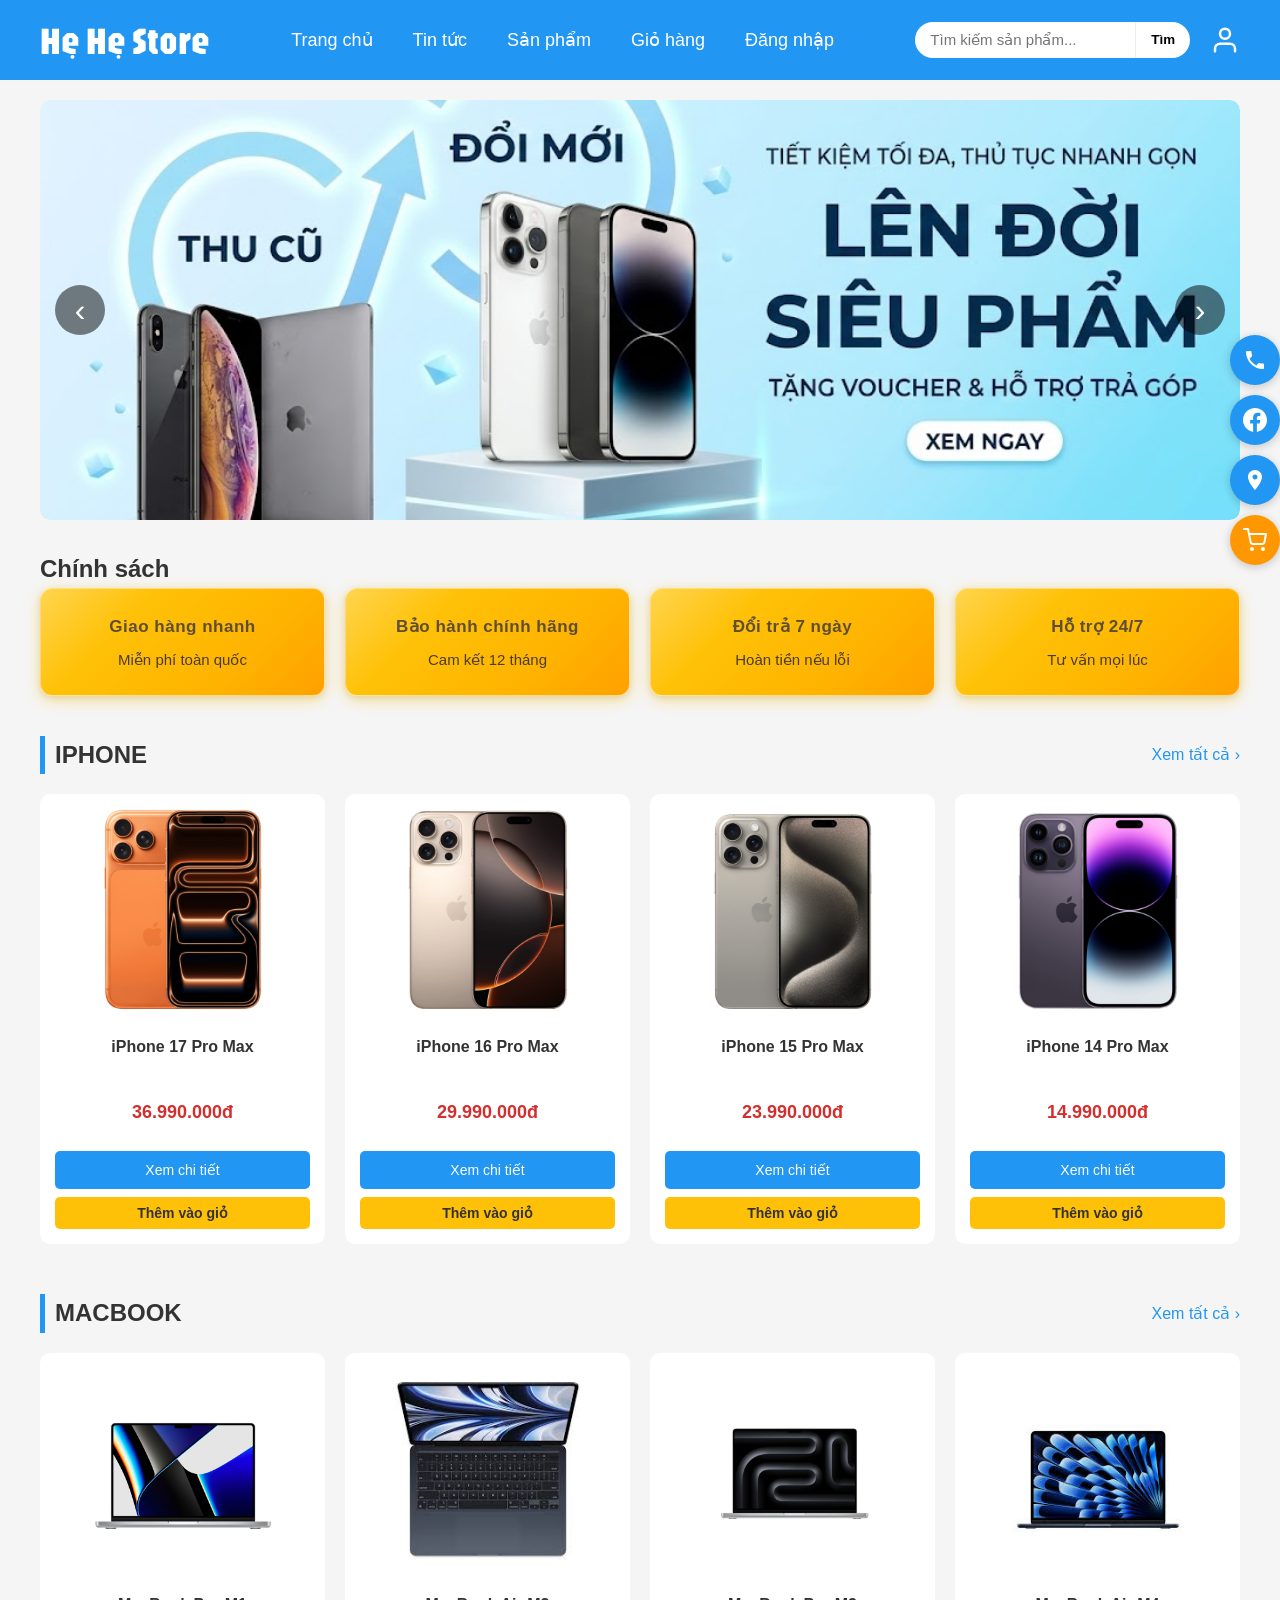
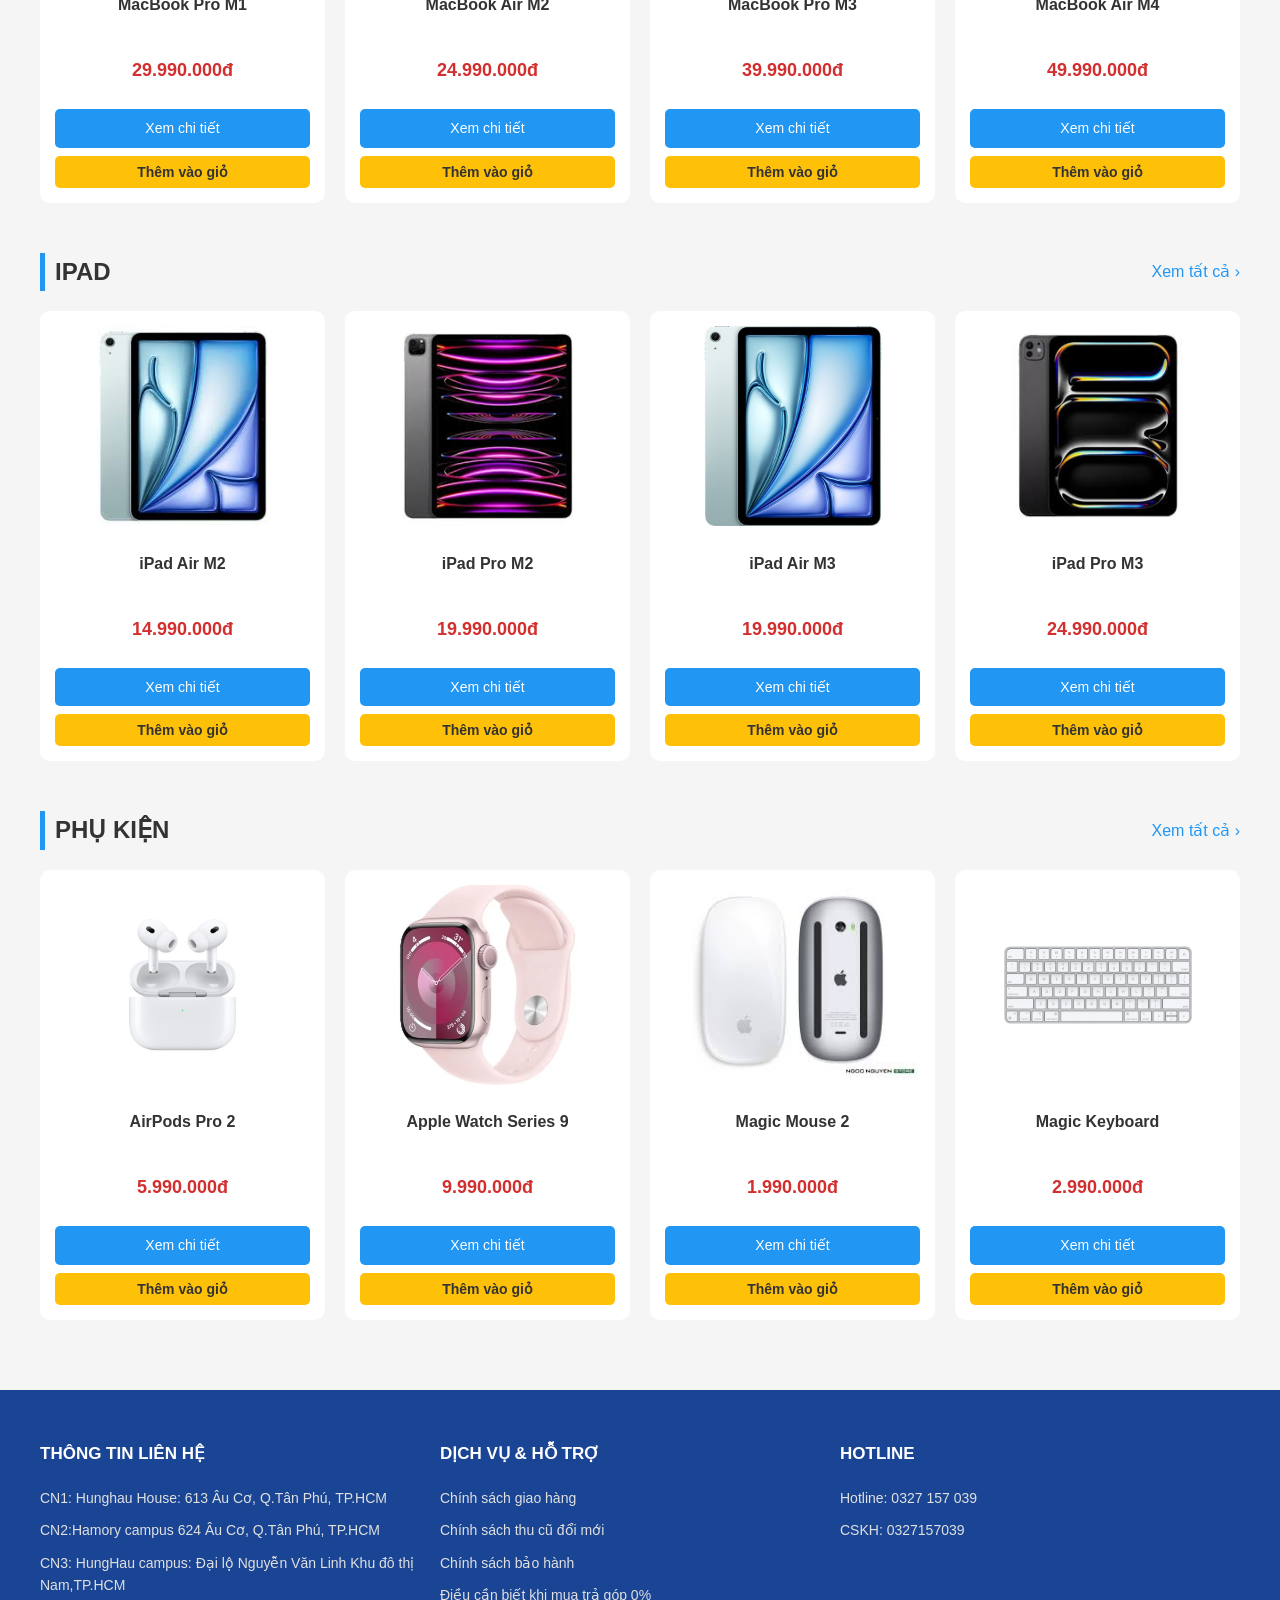
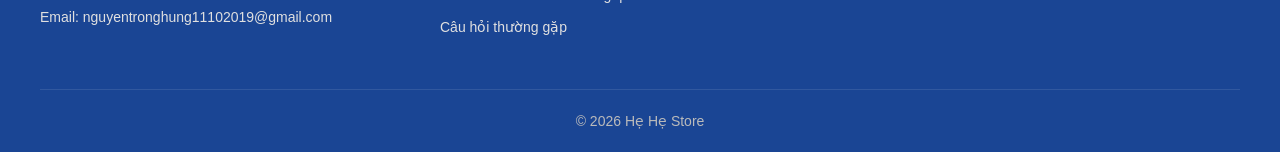
<file: index.html>
<!--
╔════════════════════════════════════════════════════════════════════════════╗
║                      HẸ HẸ STORE - TRANG CHỦ (index.html)                  ║
║                                                                            ║
║  Mục đích: Trang chủ chính của website, hiển thị toàn bộ sản phẩm        ║
║  và thông tin giới thiệu cửa hàng                                        ║
║                                                                            ║
║  Cấu trúc chính:                                                          ║
║  • Floating Buttons: Các nút nổi (Gọi, Facebook, Maps, Giỏ hàng)        ║
║  • Header: Logo, Menu điều hướng, Ô tìm kiếm                            ║
║  • Banner Slider: Ảnh chuyển động tự động                               ║
║  • Policy List: 4 ô chính sách bảo hành                                ║
║  • Product Sections: Các danh mục sản phẩm (iPhone, MacBook, iPad...)   ║
║  • Footer: Thông tin liên hệ, bản quyền                                ║
║                                                                            ║
║  JavaScript: data.js, auth.js, cart.js, main.js, search.js              ║
║  CSS: style.css (external stylesheet)                                   ║
║                                                                            ║
╚════════════════════════════════════════════════════════════════════════════╝
-->

<!-- =========================================
     DOCTYPE & HTML STRUCTURE - Cấu trúc HTML5
     ========================================= -->
<!doctype html> <!-- Khai báo HTML5 Document Type -->
<html lang="vi"> <!-- Ngôn ngữ: Tiếng Việt -->

<!-- =========================================
     HEAD - Phần đầu trang (Metadata)
     ========================================= -->
<head>
    <!-- Character Encoding - Mã hóa ký tự UTF-8 -->
    <meta charset="UTF-8">

    <!-- Viewport - Responsive design cho mobile -->
    <meta name="viewport" content="width=device-width, initial-scale=1.0">

    <!-- Page Title - Tiêu đề hiển thị trên tab trình duyệt -->
    <title>HEHESTORE - Trang Chủ</title>

    <!-- External Stylesheets - Liên kết CSS -->
    <link rel="stylesheet" href="css/style.css"> <!-- CSS chính của site -->
    <link href="https://fonts.googleapis.com/css2?family=Jaro&display=swap" rel="stylesheet"> <!-- Font đặc trưng Jaro -->
</head>

<!-- =========================================
     BODY - Nội dung chính của trang
     ========================================= -->
<body>

    <!-- =========================================
         FLOATING BUTTONS - Các nút nổi bên phải
         ========================================= -->
    <div class="float-buttons">
        <!-- Nút gọi điện - Liên kết trực tiếp đến số điện thoại -->
        <a href="tel:0327157039" class="float-btn" title="Gọi ngay: 0327 157 039">
            <!-- SVG Icon: Biểu tượng điện thoại -->
            <svg width="24" height="24" viewBox="0 0 24 24" fill="currentColor">
                <path d="M6.62 10.79c1.44 2.83 3.76 5.14 6.59 6.59l2.2-2.2c.27-.27.67-.36 1.02-.24 1.12.37 2.33.57 3.57.57.55 0 1 .45 1 1V20c0 .55-.45 1-1 1-9.39 0-17-7.61-17-17 0-.55.45-1 1-1h3.5c.55 0 1 .45 1 1 0 1.25.2 2.45.57 3.57.11.35.03.74-.25 1.02l-2.2 2.2z"/>
            </svg>
        </a>

        <!-- Nút Facebook - Liên kết đến trang Facebook -->
        <a href="https://www.facebook.com/hung.ngue.79" class="float-btn" target="_blank" rel="noopener" title="Facebook">
            <!-- SVG Icon: Logo Facebook -->
            <svg width="24" height="24" viewBox="0 0 24 24" fill="currentColor">
                <path d="M24 12.073c0-6.627-5.373-12-12-12s-12 5.373-12 12c0 5.99 4.388 10.954 10.125 11.854v-8.385H7.078v-3.47h3.047V9.43c0-3.007 1.792-4.669 4.533-4.669 1.312 0 2.686.235 2.686.235v2.953H15.83c-1.491 0-1.956.925-1.956 1.874v2.25h3.328l-.532 3.47h-2.796v8.385C19.612 23.027 24 18.062 24 12.073z"/>
            </svg>
        </a>

        <!-- Nút Google Maps - Liên kết đến vị trí cửa hàng -->
        <a href="https://maps.app.goo.gl/qzLiymFsyTjQMHur7" class="float-btn" target="_blank" rel="noopener" title="Xem vị trí trên Google Maps">
            <!-- SVG Icon: Biểu tượng bản đồ -->
            <svg width="24" height="24" viewBox="0 0 24 24" fill="currentColor">
                <path d="M12 2C8.13 2 5 5.13 5 9c0 5.25 7 13 7 13s7-7.75 7-13c0-3.87-3.13-7-7-7zm0 9.5c-1.38 0-2.5-1.12-2.5-2.5s1.12-2.5 2.5-2.5 2.5 1.12 2.5 2.5-1.12 2.5-2.5 2.5z"/>
            </svg>
        </a>

        <!-- Nút giỏ hàng - Liên kết đến trang giỏ hàng -->
        <a href="giohang.html" class="float-btn float-cart" title="Xem giỏ hàng">
            <!-- SVG Icon: Biểu tượng giỏ hàng -->
            <svg width="24" height="24" viewBox="0 0 24 24" fill="none" stroke="currentColor" stroke-width="2" stroke-linecap="round" stroke-linejoin="round">
                <circle cx="9" cy="21" r="1"></circle> <!-- Bánh xe trái -->
                <circle cx="20" cy="21" r="1"></circle> <!-- Bánh xe phải -->
                <path d="M1 1h4l2.68 13.39a2 2 0 0 0 2 1.61h9.72a2 2 0 0 0 2-1.61L23 6H6"></path> <!-- Thân xe -->
            </svg>
            <!-- Badge hiển thị số lượng sản phẩm trong giỏ -->
            <span class="cart-badge" id="cart-badge-count">0</span>
        </a>
    </div>

    <!-- =========================================
         HEADER - Thanh đầu trang
         ========================================= -->
    <header class="site-header">
        <div class="container">
            <!-- Logo của cửa hàng - Liên kết về trang chủ -->
            <h1 class="logo">
                <a href="index.html">Hẹ Hẹ Store</a>
            </h1>

            <!-- Menu điều hướng chính -->
            <nav class="main-nav">
                <ul>
                    <!-- Menu item: Trang chủ -->
                    <li><a href="index.html">Trang chủ</a></li>

                    <!-- Menu item: Tin tức -->
                    <li><a href="tintuc.html">Tin tức</a></li>

                    <!-- Menu dropdown: Sản phẩm (có submenu) -->
                    <li class="nav-dropdown">
                        <a href="#">Sản phẩm</a> <!-- Link giả để trigger dropdown -->
                        <div class="dropdown-menu">
                            <!-- Các danh mục sản phẩm -->
                            <a href="index.html#iphone">iPhone</a> <!-- Liên kết đến section iPhone trên trang này -->
                            <a href="index.html#macbook">MacBook</a>
                            <a href="index.html#ipad">iPad</a>
                            <a href="index.html#phukien">Phụ kiện</a>
                        </div>
                    </li>

                    <!-- Menu item: Giỏ hàng -->
                    <li><a href="giohang.html">Giỏ hàng</a></li>

                    <!-- Menu item: Đăng nhập -->
                    <li><a href="dangnhap.html">Đăng nhập</a></li>
                </ul>
            </nav>

            <!-- Phần bên phải header: Ô tìm kiếm và icon tài khoản -->
            <div class="header-right">
                <!-- Ô tìm kiếm sản phẩm -->
                <div class="search-box">
                    <input type="text" id="global-search-input" placeholder="Tìm kiếm sản phẩm..."> <!-- Input tìm kiếm -->
                    <button id="global-search-btn">Tìm</button> <!-- Nút tìm kiếm -->
                </div>

                <!-- Icon tài khoản - Liên kết đến trang đăng nhập -->
                <a href="dangnhap.html" class="account-link" title="Tài khoản">
                    <!-- SVG Icon: Biểu tượng người dùng -->
                    <svg viewBox="0 0 24 24" fill="none" stroke="currentColor" stroke-width="2" stroke-linecap="round" stroke-linejoin="round">
                        <path d="M20 21v-2a4 4 0 0 0-4-4H8a4 4 0 0 0-4 4v2"></path> <!-- Thân người -->
                        <circle cx="12" cy="7" r="4"></circle> <!-- Đầu người -->
                    </svg>
                </a>
            </div>
        </div>
    </header>

    <!-- =========================================
         MAIN CONTENT - Nội dung chính của trang
         ========================================= -->
    <main>

        <!-- =========================================
             BANNER SLIDER - Slider ảnh chuyển động
             ========================================= -->
        <section class="banner-slider">
            <!-- Container chứa các slide ảnh -->
            <div class="banner-track" id="banner-track">
                <!-- Mỗi slide là một ảnh banner -->
                <div class="banner-slide"><img src="images/banners/banner1.jpg" alt="Banner 1"></div>
                <div class="banner-slide"><img src="images/banners/banner2.jpg" alt="Banner 2"></div>
                <div class="banner-slide"><img src="images/banners/banner3.jpg" alt="Banner 3"></div>
                <div class="banner-slide"><img src="images/banners/banner4.jpg" alt="Banner 4"></div>
                <div class="banner-slide"><img src="images/banners/banner5.jpg" alt="Banner 5"></div>
            </div>
            <!-- Nút điều hướng banner -->
            <button type="button" class="banner-btn banner-prev" id="banner-prev" aria-label="Banner trước">‹</button> <!-- Nút trái -->
            <button type="button" class="banner-btn banner-next" id="banner-next" aria-label="Banner sau">›</button> <!-- Nút phải -->
        </section>

        <!-- =========================================
             POLICY SECTION - Phần chính sách cửa hàng
             ========================================= -->
        <section class="policy-section">
            <h2>Chính sách</h2> <!-- Tiêu đề section -->
            <div class="policy-list">
                <!-- Chính sách 1: Giao hàng -->
                <article>
                    <h3>Giao hàng nhanh</h3>
                    <p>Miễn phí toàn quốc</p>
                </article>

                <!-- Chính sách 2: Bảo hành -->
                <article>
                    <h3>Bảo hành chính hãng</h3>
                    <p>Cam kết 12 tháng</p>
                </article>

                <!-- Chính sách 3: Đổi trả -->
                <article>
                    <h3>Đổi trả 7 ngày</h3>
                    <p>Hoàn tiền nếu lỗi</p>
                </article>

                <!-- Chính sách 4: Hỗ trợ -->
                <article>
                    <h3>Hỗ trợ 24/7</h3>
                    <p>Tư vấn mọi lúc</p>
                </article>
            </div>
        </section>

        <!-- =========================================
             IPHONE SECTION - Danh mục sản phẩm iPhone
             ========================================= -->
        <section class="product-section iphone" id="iphone">
            <!-- Header của section: Tiêu đề + nút Xem tất cả -->
            <div class="section-header">
                <h2>IPHONE</h2> <!-- Tiêu đề danh mục -->
                <a href="danhmuc.html?category=iphone" class="view-all-btn">Xem tất cả ›</a> <!-- Liên kết đến trang danh mục -->
            </div>
            <!-- Container chứa danh sách sản phẩm iPhone - sẽ được render bởi JavaScript -->
            <div id="iphone-list" class="product-list"></div>
        </section>

        <!-- =========================================
             MACBOOK SECTION - Danh mục sản phẩm MacBook
             ========================================= -->
        <section class="product-section macbook" id="macbook">
            <div class="section-header">
                <h2>MACBOOK</h2>
                <a href="danhmuc.html?category=macbook" class="view-all-btn">Xem tất cả ›</a>
            </div>
            <div id="macbook-list" class="product-list"></div>
        </section>

        <!-- =========================================
             IPAD SECTION - Danh mục sản phẩm iPad
             ========================================= -->
        <section class="product-section ipad" id="ipad">
            <div class="section-header">
                <h2>IPAD</h2>
                <a href="danhmuc.html?category=ipad" class="view-all-btn">Xem tất cả ›</a>
            </div>
            <div id="ipad-list" class="product-list"></div>
        </section>

        <!-- =========================================
             PHUKIEN SECTION - Danh mục phụ kiện
             ========================================= -->
        <section class="product-section phukien" id="phukien">
            <div class="section-header">
                <h2>PHỤ KIỆN</h2>
                <a href="danhmuc.html?category=phukien" class="view-all-btn">Xem tất cả ›</a>
            </div>
            <div id="phukien-list" class="product-list"></div>
        </section>

    </main>

    <!-- =========================================
         FOOTER - Chân trang
         ========================================= -->
    <footer class="site-footer">
        <div class="footer-container">
            <!-- Cột 1: Thông tin liên hệ -->
            <section>
                <h3>THÔNG TIN LIÊN HỆ</h3>
                <p>CN1: Hunghau House: 613 Âu Cơ, Q.Tân Phú, TP.HCM</p>
                <p>CN2:Hamory campus 624 Âu Cơ, Q.Tân Phú, TP.HCM</p>
                <p>CN3: HungHau campus: Đại lộ Nguyễn Văn Linh Khu đô thị Nam,TP.HCM</p>
                <p>Email: nguyentronghung11102019@gmail.com</p>
            </section>

            <!-- Cột 2: Dịch vụ & hỗ trợ -->
            <section>
                <h3>DỊCH VỤ & HỖ TRỢ</h3>
                <p>Chính sách giao hàng</p>
                <p>Chính sách thu cũ đổi mới</p>
                <p>Chính sách bảo hành</p>
                <p>Điều cần biết khi mua trả góp 0%</p>
                <p>Câu hỏi thường gặp</p>
            </section>
            <!-- Cột 3: Hotline -->
            <section>
                <h3>HOTLINE</h3>
                <p>Hotline: 0327 157 039</p>
                <p>CSKH: 0327157039</p>
            </section>
        </div>

        <!-- Dòng bản quyền -->
        <p class="copyright">© 2026 Hẹ Hẹ Store</p>
    </footer>

    <!-- =========================================
         JAVASCRIPT FILES - Các file script
         ========================================= -->
    <!-- Data layer - Chứa dữ liệu sản phẩm và logic xử lý -->
    <script src="js/data.js"></script>

    <!-- Authentication - Xử lý đăng nhập, đăng ký, đăng xuất -->
    <script src="js/auth.js"></script>

    <!-- Shopping cart - Quản lý giỏ hàng -->
    <script src="js/cart.js"></script>

    <!-- Main script - Logic chính của trang chủ (banner, products) -->
    <script src="js/main.js"></script>

    <!-- Search functionality - Tìm kiếm sản phẩm -->
    <script src="js/search.js"></script>

</body>
</html>
</file>
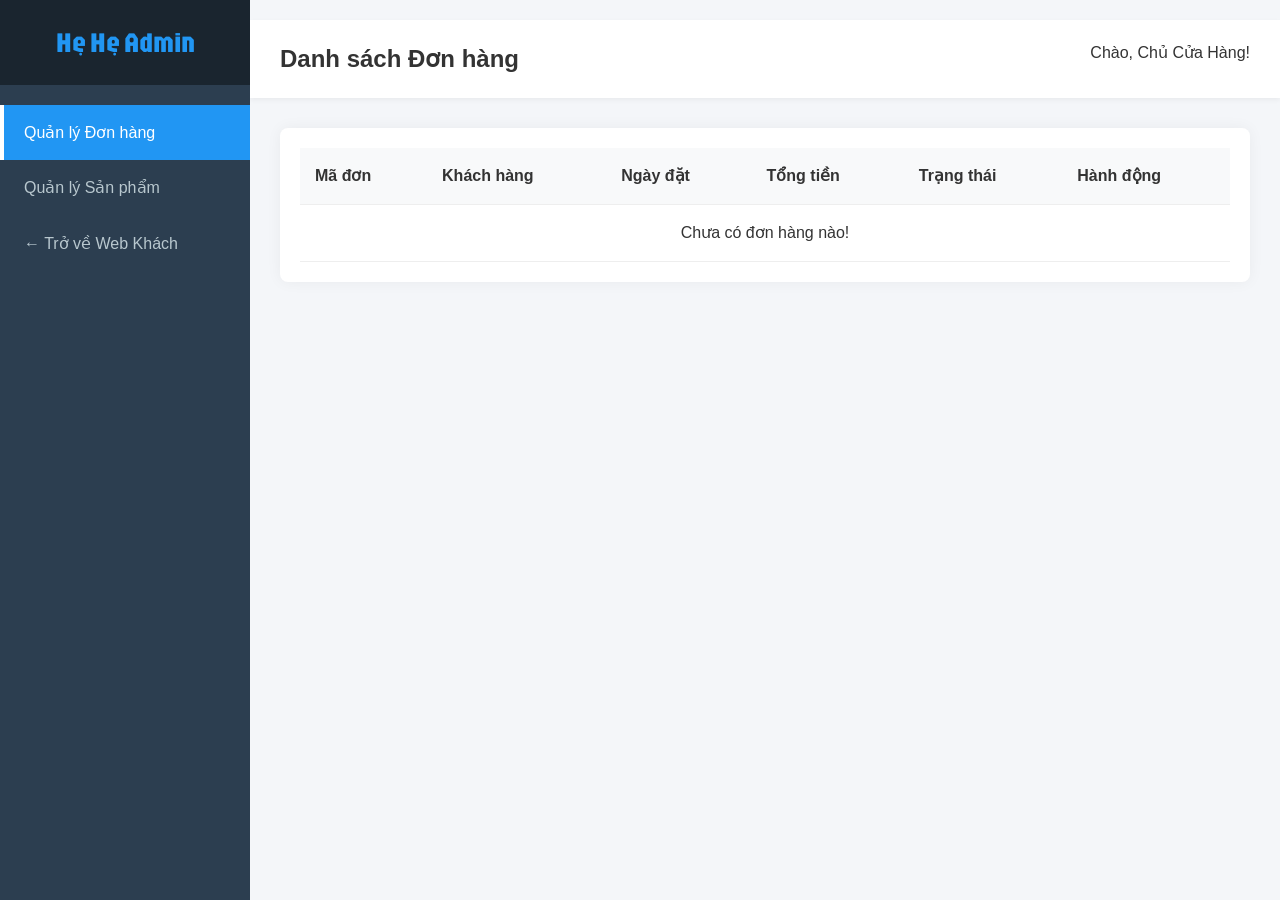
<file: admin.html>
<!--
╔════════════════════════════════════════════════════════════════════════════╗
║                      HẸ HẸ STORE - TRANG ADMIN (admin.html)                ║
║                                                                            ║
║  Mục đích: Giao diện quản trị hệ thống cho chủ cửa hàng                  ║
║  Chức năng:                                                               ║
║  • Quản lý đơn hàng (xem, cập nhật trạng thái)                           ║
║  • Quản lý sản phẩm (thêm, sửa, xóa sản phẩm)                            ║
║  • Thống kê và báo cáo                                                   ║
║                                                                            ║
║  Layout: 2 cột                                                            ║
║  • Bên trái: Sidebar menu (Quản lý đơn, Quản lý sản phẩm)                ║
║  • Bên phải: Nội dung chính (bảng dữ liệu, form thêm/sửa)                ║
║                                                                            ║
║  JavaScript: admin.js                                                     ║
║  CSS: style.css (external stylesheet)                                    ║
║                                                                            ║
╚════════════════════════════════════════════════════════════════════════════╝
-->

<!-- =========================================
     DOCTYPE & HTML STRUCTURE - Cấu trúc HTML5
     ========================================= -->
<!doctype html> <!-- Khai báo HTML5 Document Type -->
<html lang="vi"> <!-- Ngôn ngữ: Tiếng Việt -->

<!-- =========================================
     HEAD - Phần đầu trang (Metadata)
     ========================================= -->
<head>
    <!-- Character Encoding - Mã hóa ký tự UTF-8 -->
    <meta charset="UTF-8">

    <!-- Viewport - Responsive design cho mobile -->
    <meta name="viewport" content="width=device-width, initial-scale=1.0">

    <!-- Page Title - Tiêu đề hiển thị trên tab trình duyệt -->
    <title>Admin - Hẹ Hẹ Store</title>

    <!-- External Stylesheets - Liên kết CSS -->
    <link rel="stylesheet" href="css/style.css"> <!-- CSS chính của site -->
    <link href="https://fonts.googleapis.com/css2?family=Jaro&display=swap" rel="stylesheet"> <!-- Font đặc trưng Jaro -->
</head>

<!-- =========================================
     BODY - Nội dung chính của trang
     ========================================= -->
<body class="admin-layout"> <!-- Class đặc biệt cho layout admin (2 cột) -->

    <!-- =========================================
         SIDEBAR - Thanh menu bên trái
         ========================================= -->
    <aside class="admin-sidebar">
        <!-- Logo admin -->
        <div class="admin-logo">
            <h1>Hẹ Hẹ Admin</h1>
        </div>

        <!-- Menu điều hướng admin -->
        <ul class="admin-menu">
            <!-- Tab Quản lý đơn hàng - Mặc định active -->
            <li><a href="#" id="tab-btn-orders" class="active">Quản lý Đơn hàng</a></li>

            <!-- Tab Quản lý sản phẩm -->
            <li><a href="#" id="tab-btn-products">Quản lý Sản phẩm</a></li>

            <!-- Liên kết trở về trang khách hàng -->
            <li><a href="index.html">← Trở về Web Khách</a></li>
        </ul>
    </aside>

    <!-- =========================================
         MAIN CONTENT - Nội dung chính bên phải
         ========================================= -->
    <main class="admin-main">
        <!-- Top bar - Thanh trên cùng -->
        <header class="admin-topbar">
            <h2 id="admin-page-title">Danh sách Đơn hàng</h2> <!-- Tiêu đề động -->
            <div class="admin-profile">Chào, Chủ Cửa Hàng!</div> <!-- Thông tin admin -->
        </header>

        <!-- Nội dung chính -->
        <div class="admin-content">

            <!-- =========================================
                 ORDERS SECTION - Phần quản lý đơn hàng
                 ========================================= -->
            <div id="section-orders" class="admin-card">
                <!-- Bảng hiển thị danh sách đơn hàng -->
                <table class="admin-table">
                    <thead>
                        <tr>
                            <th>Mã đơn</th> <!-- ID đơn hàng -->
                            <th>Khách hàng</th> <!-- Tên khách hàng -->
                            <th>Ngày đặt</th> <!-- Thời gian đặt hàng -->
                            <th>Tổng tiền</th> <!-- Tổng giá trị đơn -->
                            <th>Trạng thái</th> <!-- Trạng thái xử lý -->
                            <th>Hành động</th> <!-- Nút thao tác -->
                        </tr>
                    </thead>
                    <tbody id="admin-orders-list">
                        <!-- Dữ liệu đơn hàng sẽ được render bởi JavaScript -->
                    </tbody>
                </table>
            </div>

            <!-- =========================================
                 PRODUCTS SECTION - Phần quản lý sản phẩm
                 ========================================= -->
            <div id="section-products" class="admin-card hidden"> <!-- Ẩn mặc định -->

                <!-- Form thêm sản phẩm mới -->
                <div class="admin-add-product">
                    <h3 class="admin-add-title">+ Thêm Sản Phẩm Mới</h3>
                    <form id="form-add-product" class="admin-form">
                        <!-- Input tên sản phẩm -->
                        <input type="text" id="p-name" placeholder="Tên sản phẩm (VD: iPhone 18 Pro)" required>

                        <!-- Input giá sản phẩm -->
                        <input type="text" id="p-price" placeholder="Giá (VD: 25.000.000đ)" required>

                        <!-- Select danh mục sản phẩm -->
                        <select id="p-category" required>
                            <option value="iphone">iPhone</option>
                            <option value="macbook">MacBook</option>
                            <option value="ipad">iPad</option>
                            <option value="phukien">Phụ kiện</option>
                        </select>

                        <!-- Input link ảnh sản phẩm -->
                        <input type="text" id="p-image" placeholder="Link ảnh (URL)" required>

                        <!-- Nút submit form -->
                        <button type="submit">Lưu Sản Phẩm</button>
                    </form>
                </div>

                <!-- Tiêu đề danh sách sản phẩm hiện có -->
                <h3 class="admin-products-title">Sản Phẩm Của Bạn</h3>

                <!-- Bảng hiển thị danh sách sản phẩm -->
                <table class="admin-table">
                    <thead>
                        <tr>
                            <th>Ảnh</th> <!-- Hình ảnh sản phẩm -->
                            <th>Tên sản phẩm</th> <!-- Tên sản phẩm -->
                            <th>Danh mục</th> <!-- Phân loại sản phẩm -->
                            <th>Giá</th> <!-- Giá bán -->
                            <th>Hành động</th> <!-- Nút Sửa/Xóa -->
                        </tr>
                    </thead>
                    <tbody id="admin-products-list">
                        <!-- Dữ liệu sản phẩm sẽ được render bởi JavaScript -->
                    </tbody>
                </table>
            </div>

        </div>

            <!-- =========================================
                 ORDER DETAIL MODAL - Modal chi tiết đơn hàng
                 ========================================= -->
            <div id="order-modal" class="admin-modal hidden">
                <div class="admin-modal-content">
                    <!-- Nút đóng modal -->
                    <span class="admin-modal-close" id="close-modal-btn">&times;</span>

                    <!-- Tiêu đề modal -->
                    <h3 class="admin-add-title">Chi tiết đơn hàng: <span id="modal-order-id"></span></h3>

                    <!-- Thông tin khách hàng -->
                    <div id="modal-customer-info" class="admin-card">
                        <!-- Thông tin khách hàng sẽ được render bởi JavaScript -->
                    </div>

                    <!-- Bảng chi tiết sản phẩm trong đơn -->
                    <table class="admin-table">
                        <thead>
                            <tr>
                                <th>Sản phẩm</th> <!-- Tên sản phẩm -->
                                <th>Đơn giá</th> <!-- Giá mỗi cái -->
                                <th>SL</th> <!-- Số lượng -->
                                <th>Thành tiền</th> <!-- Tổng tiền của item -->
                            </tr>
                        </thead>
                        <tbody id="modal-order-items">
                            <!-- Chi tiết sản phẩm sẽ được render bởi JavaScript -->
                        </tbody>
                    </table>

                    <!-- Tổng tiền đơn hàng -->
                    <div class="final-total">
                        Tổng cộng: <strong id="modal-total-price" class="admin-text">0đ</strong>
                    </div>
                </div>
            </div>

            <!-- =========================================
                 EDIT PRODUCT MODAL - Modal chỉnh sửa sản phẩm
                 ========================================= -->
            <div id="edit-product-modal" class="admin-modal hidden">
                <div class="admin-modal-content">
                    <!-- Nút đóng modal -->
                    <span class="admin-modal-close" id="close-edit-modal-btn">&times;</span>

                    <!-- Tiêu đề modal -->
                    <h3 class="admin-add-title">Chỉnh sửa thông tin sản phẩm</h3>

                    <!-- Form chỉnh sửa sản phẩm -->
                    <form id="form-edit-product" class="admin-form">
                        <!-- Hidden inputs để lưu ID và nguồn gốc -->
                        <input type="hidden" id="edit-p-id"> <!-- ID sản phẩm -->
                        <input type="hidden" id="edit-p-source"> <!-- Nguồn dữ liệu -->

                        <!-- Input tên sản phẩm -->
                        <input type="text" id="edit-p-name" placeholder="Tên sản phẩm" required>

                        <!-- Input giá sản phẩm -->
                        <input type="text" id="edit-p-price" placeholder="Giá tiền" required>

                        <!-- Select danh mục -->
                        <select id="edit-p-category" required>
                            <option value="iphone">iPhone</option>
                            <option value="macbook">MacBook</option>
                            <option value="ipad">iPad</option>
                            <option value="phukien">Phụ kiện</option>
                        </select>

                        <!-- Input link ảnh -->
                        <input type="text" id="edit-p-image" placeholder="Link ảnh (URL)" required>

                        <!-- Nút submit và cancel -->
                        <button type="submit" class="btn-action">Lưu Cập Nhật</button>
                        <button type="button" id="btn-cancel-edit" class="btn-cancel">Hủy Bỏ</button>
                    </form>
                </div>
            </div>

        </div>
    </main>

    <!-- =========================================
         JAVASCRIPT FILES - Các file script
         ========================================= -->
    <!-- Data layer - Chứa dữ liệu sản phẩm -->
    <script src="js/data.js"></script>

    <!-- Admin script - Logic quản trị (quản lý đơn hàng, sản phẩm) -->
    <script src="js/admin.js"></script>

</body>
</html>
</file>
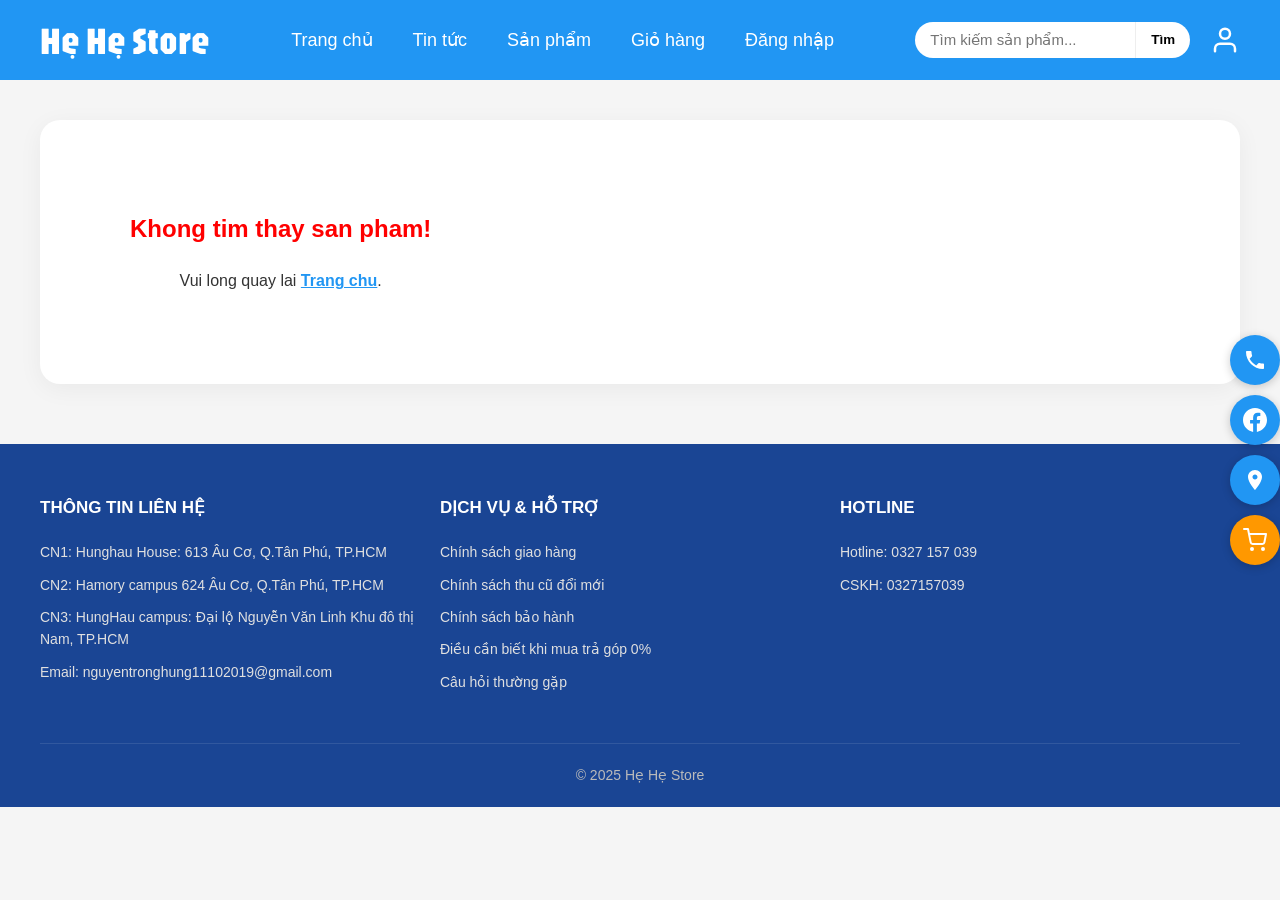
<file: chitietsanpham.html>
<!-- ==========================================================
     TRANG CHI TIẾT SẢN PHẨM - Hẹ Hẹ Store
     File: chitietsanpham.html
     Chức năng: Hiển thị chi tiết một sản phẩm, cho phép chọn màu sắc, dung lượng và thêm vào giỏ hàng.
     ========================================================== -->

<!doctype html>
<html lang="vi">
<head>
    <meta charset="UTF-8">
    <meta name="viewport" content="width=device-width, initial-scale=1.0">
    <title>Chi tiết sản phẩm - HEHESTORE</title>
    <link rel="stylesheet" href="css/style.css">
    <link href="https://fonts.googleapis.com/css2?family=Jaro&display=swap" rel="stylesheet">
</head>

<body>

    <!-- ================= NÚT NỔI (FLOAT BUTTONS) ================= -->
    <div class="float-buttons">
        <a href="tel:0327157039" class="float-btn" title="Gọi ngay: 0327 157 039">
            <svg width="24" height="24" viewBox="0 0 24 24" fill="currentColor"><path d="M6.62 10.79c1.44 2.83 3.76 5.14 6.59 6.59l2.2-2.2c.27-.27.67-.36 1.02-.24 1.12.37 2.33.57 3.57.57.55 0 1 .45 1 1V20c0 .55-.45 1-1 1-9.39 0-17-7.61-17-17 0-.55.45-1 1-1h3.5c.55 0 1 .45 1 1 0 1.25.2 2.45.57 3.57.11.35.03.74-.25 1.02l-2.2 2.2z"/></svg>
        </a>
        <a href="https://www.facebook.com/hung.ngue.79" class="float-btn" target="_blank" rel="noopener" title="Facebook">
            <svg width="24" height="24" viewBox="0 0 24 24" fill="currentColor"><path d="M24 12.073c0-6.627-5.373-12-12-12s-12 5.373-12 12c0 5.99 4.388 10.954 10.125 11.854v-8.385H7.078v-3.47h3.047V9.43c0-3.007 1.792-4.669 4.533-4.669 1.312 0 2.686.235 2.686.235v2.953H15.83c-1.491 0-1.956.925-1.956 1.874v2.25h3.328l-.532 3.47h-2.796v8.385C19.612 23.027 24 18.062 24 12.073z"/></svg>
        </a>
        <a href="https://maps.app.goo.gl/qzLiymFsyTjQMHur7" class="float-btn" target="_blank" rel="noopener" title="Xem vị trí trên Google Maps">
            <svg width="24" height="24" viewBox="0 0 24 24" fill="currentColor"><path d="M12 2C8.13 2 5 5.13 5 9c0 5.25 7 13 7 13s7-7.75 7-13c0-3.87-3.13-7-7-7zm0 9.5c-1.38 0-2.5-1.12-2.5-2.5s1.12-2.5 2.5-2.5 2.5 1.12 2.5 2.5-1.12 2.5-2.5 2.5z"/></svg>
        </a>
        <a href="giohang.html" class="float-btn float-cart" title="Xem giỏ hàng">
            <svg width="24" height="24" viewBox="0 0 24 24" fill="none" stroke="currentColor" stroke-width="2" stroke-linecap="round" stroke-linejoin="round"><circle cx="9" cy="21" r="1"></circle><circle cx="20" cy="21" r="1"></circle><path d="M1 1h4l2.68 13.39a2 2 0 0 0 2 1.61h9.72a2 2 0 0 0 2-1.61L23 6H6"></path></svg>
            <span class="cart-badge" id="cart-badge-count">0</span>
        </a>
    </div>

    <!-- ================= HEADER ================= -->
    <header class="site-header">
        <div class="container">
            <h1 class="logo">
                <a href="index.html">Hẹ Hẹ Store</a>
            </h1>
            <nav class="main-nav">
                <ul>
                    <li><a href="index.html">Trang chủ</a></li>
                    <li><a href="tintuc.html">Tin tức</a></li>
                    <li class="nav-dropdown">
                        <a href="#">Sản phẩm</a>
                        <div class="dropdown-menu">
                            <a href="index.html#iphone">iPhone</a>
                            <a href="index.html#macbook">MacBook</a>
                            <a href="index.html#ipad">iPad</a>
                            <a href="index.html#phukien">Phụ kiện</a>
                        </div>
                    </li>
                    <li><a href="giohang.html">Giỏ hàng</a></li>
                    <li><a href="dangnhap.html">Đăng nhập</a></li>
                </ul>
            </nav>
            <div class="header-right">
                <div class="search-box">
                    <input type="text" placeholder="Tìm kiếm sản phẩm...">
                    <button>Tìm</button>
                </div>
                <a href="profile.html" class="account-link" title="Tài khoản">
                    <svg viewBox="0 0 24 24" fill="none" stroke="currentColor" stroke-width="2" stroke-linecap="round" stroke-linejoin="round">
                        <path d="M20 21v-2a4 4 0 0 0-4-4H8a4 4 0 0 0-4 4v2"></path>
                        <circle cx="12" cy="7" r="4"></circle>
                    </svg>
                </a>
            </div>
        </div>
    </header>

    <!-- ================= NỘI DUNG CHÍNH (CHI TIẾT SẢN PHẨM) ================= -->
    <main class="container">
        <div class="product-detail-container" id="product-detail-content">
            <!-- Nội dung sẽ được render bằng JavaScript (detail.js) -->
            <div style="text-align: center; padding: 50px;">Đang tải thông tin sản phẩm...</div>
        </div>
    </main>

    <!-- ================= FOOTER ================= -->
    <footer class="site-footer">
        <div class="footer-container">
            <section>
                <h3>THÔNG TIN LIÊN HỆ</h3>
                <p>CN1: Hunghau House: 613 Âu Cơ, Q.Tân Phú, TP.HCM</p>
                <p>CN2: Hamory campus 624 Âu Cơ, Q.Tân Phú, TP.HCM</p>
                <p>CN3: HungHau campus: Đại lộ Nguyễn Văn Linh Khu đô thị Nam, TP.HCM</p>
                <p>Email: nguyentronghung11102019@gmail.com</p>
            </section>
            <section>
                <h3>DỊCH VỤ & HỖ TRỢ</h3>
                <p>Chính sách giao hàng</p>
                <p>Chính sách thu cũ đổi mới</p>
                <p>Chính sách bảo hành</p>
                <p>Điều cần biết khi mua trả góp 0%</p>
                <p>Câu hỏi thường gặp</p>
            </section>
            <section>
                <h3>HOTLINE</h3>
                <p>Hotline: 0327 157 039</p>
                <p>CSKH: 0327157039</p>
            </section>
        </div>
        <p class="copyright">© 2025 Hẹ Hẹ Store</p>
    </footer>

    <!-- ================= SCRIPTS ================= -->
    <script src="js/data.js"></script>
    <script src="js/auth.js"></script>
    <script src="js/cart.js"></script>
    <script src="js/detail.js"></script>
</body>
</html>
</file>
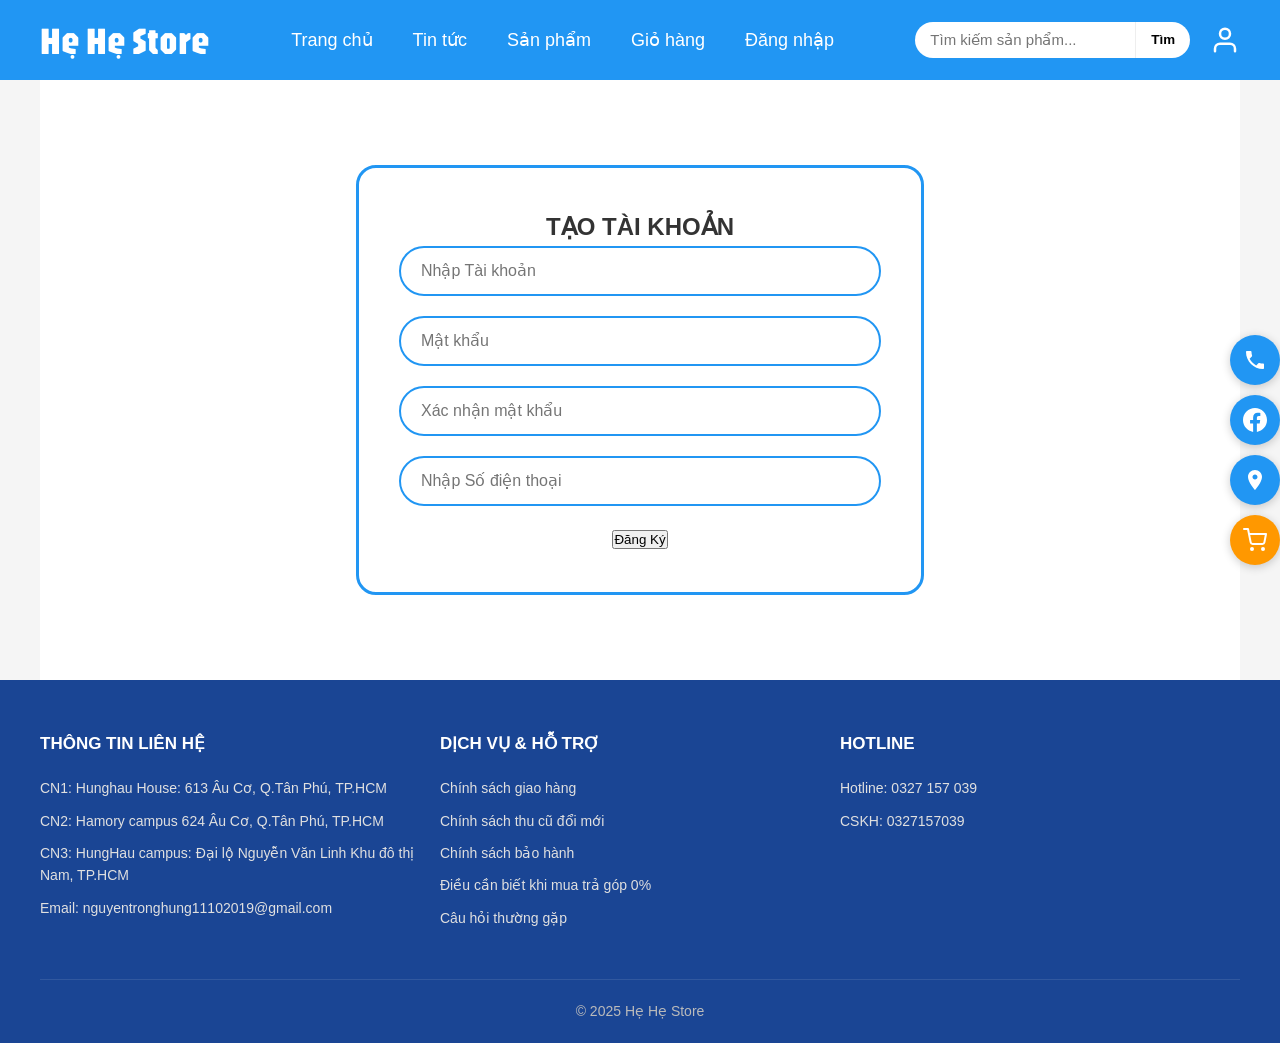
<file: dangki.html>
<!-- ==========================================================
     TRANG ĐĂNG KÝ - Hẹ Hẹ Store
     File: dangki.html
     Chức năng: Cho phép người dùng tạo tài khoản mới.
     ========================================================== -->

<!doctype html>
<html lang="vi">
<head>
    <!-- ================= META TAGS ================= -->
    <meta charset="UTF-8">
    <meta name="viewport" content="width=device-width, initial-scale=1.0">
    <title>Đăng ký - HEHESTORE</title>

    <!-- ================= CSS & FONTS ================= -->
    <link rel="stylesheet" href="css/style.css">
    <link href="https://fonts.googleapis.com/css2?family=Jaro&display=swap" rel="stylesheet">
</head>

<body>

    <!-- ================= NÚT NỔI (FLOAT BUTTONS) ================= -->
    <div class="float-buttons">
        <a href="tel:0327157039" class="float-btn" title="Gọi ngay: 0327 157 039">
            <svg width="24" height="24" viewBox="0 0 24 24" fill="currentColor"><path d="M6.62 10.79c1.44 2.83 3.76 5.14 6.59 6.59l2.2-2.2c.27-.27.67-.36 1.02-.24 1.12.37 2.33.57 3.57.57.55 0 1 .45 1 1V20c0 .55-.45 1-1 1-9.39 0-17-7.61-17-17 0-.55.45-1 1-1h3.5c.55 0 1 .45 1 1 0 1.25.2 2.45.57 3.57.11.35.03.74-.25 1.02l-2.2 2.2z"/></svg>
        </a>
        <a href="https://www.facebook.com/hung.ngue.79" class="float-btn" target="_blank" rel="noopener" title="Facebook">
            <svg width="24" height="24" viewBox="0 0 24 24" fill="currentColor"><path d="M24 12.073c0-6.627-5.373-12-12-12s-12 5.373-12 12c0 5.99 4.388 10.954 10.125 11.854v-8.385H7.078v-3.47h3.047V9.43c0-3.007 1.792-4.669 4.533-4.669 1.312 0 2.686.235 2.686.235v2.953H15.83c-1.491 0-1.956.925-1.956 1.874v2.25h3.328l-.532 3.47h-2.796v8.385C19.612 23.027 24 18.062 24 12.073z"/></svg>
        </a>
        <a href="https://maps.app.goo.gl/qzLiymFsyTjQMHur7" class="float-btn" target="_blank" rel="noopener" title="Xem vị trí trên Google Maps">
            <svg width="24" height="24" viewBox="0 0 24 24" fill="currentColor"><path d="M12 2C8.13 2 5 5.13 5 9c0 5.25 7 13 7 13s7-7.75 7-13c0-3.87-3.13-7-7-7zm0 9.5c-1.38 0-2.5-1.12-2.5-2.5s1.12-2.5 2.5-2.5 2.5 1.12 2.5 2.5-1.12 2.5-2.5 2.5z"/></svg>
        </a>
        <a href="giohang.html" class="float-btn float-cart" title="Xem giỏ hàng">
            <svg width="24" height="24" viewBox="0 0 24 24" fill="none" stroke="currentColor" stroke-width="2" stroke-linecap="round" stroke-linejoin="round"><circle cx="9" cy="21" r="1"></circle><circle cx="20" cy="21" r="1"></circle><path d="M1 1h4l2.68 13.39a2 2 0 0 0 2 1.61h9.72a2 2 0 0 0 2-1.61L23 6H6"></path></svg>
            <span class="cart-badge" id="cart-badge-count">0</span>
        </a>
    </div>

    <!-- ================= HEADER (THANH ĐẦU TRANG) ================= -->
    <header class="site-header">
        <div class="container">
            <h1 class="logo">
                <a href="index.html">Hẹ Hẹ Store</a>
            </h1>
            <nav class="main-nav">
                <ul>
                    <li><a href="index.html">Trang chủ</a></li>
                    <li><a href="tintuc.html">Tin tức</a></li>
                    <li class="nav-dropdown">
                        <a href="#">Sản phẩm</a>
                        <div class="dropdown-menu">
                            <a href="index.html#iphone">iPhone</a>
                            <a href="index.html#macbook">MacBook</a>
                            <a href="index.html#ipad">iPad</a>
                            <a href="index.html#phukien">Phụ kiện</a>
                        </div>
                    </li>
                    <li><a href="giohang.html">Giỏ hàng</a></li>
                    <li><a href="dangnhap.html">Đăng nhập</a></li>
                </ul>
            </nav>
            <div class="header-right">
                <div class="search-box">
                    <input type="text" placeholder="Tìm kiếm sản phẩm...">
                    <button>Tìm</button>
                </div>
                <a href="dangnhap.html" class="account-link" title="Tài khoản">
                    <svg viewBox="0 0 24 24" fill="none" stroke="currentColor" stroke-width="2" stroke-linecap="round" stroke-linejoin="round">
                        <path d="M20 21v-2a4 4 0 0 0-4-4H8a4 4 0 0 0-4 4v2"></path>
                        <circle cx="12" cy="7" r="4"></circle>
                    </svg>
                </a>
            </div>
        </div>
    </header>

    <!-- ================= NỘI DUNG CHÍNH (FORM ĐĂNG KÝ) ================= -->
    <main class="auth-container">
        <div class="auth-box">
            <h2>TẠO TÀI KHOẢN</h2>
            
            <!-- Form đăng ký: Dữ liệu sẽ được lưu vào LocalStorage thông qua js/auth.js -->
            <form id="register-form">
                <!-- Tên đăng nhập -->
                <div class="input-group">
                    <input type="text" id="reg-username" placeholder="Nhập Tài khoản" required>
                </div>

                <!-- Mật khẩu -->
                <div class="input-group">
                    <input type="password" id="reg-password" placeholder="Mật khẩu" required>
                </div>

                <!-- Xác nhận lại mật khẩu -->
                <div class="input-group">
                    <input type="password" id="reg-confirm-password" placeholder="Xác nhận mật khẩu" required>
                </div>

                <!-- Số điện thoại -->
                <div class="input-group">
                    <input type="tel" id="reg-phone" placeholder="Nhập Số điện thoại" required>
                </div>

                <!-- Nút Đăng ký -->
                <button type="submit" class="btn-submit">Đăng Ký</button>
            </form>
        </div>
    </main>

    <!-- ================= FOOTER (CHÂN TRANG) ================= -->
    <footer class="site-footer">
        <div class="footer-container">
            <section>
                <h3>THÔNG TIN LIÊN HỆ</h3>
                <p>CN1: Hunghau House: 613 Âu Cơ, Q.Tân Phú, TP.HCM</p>
                <p>CN2: Hamory campus 624 Âu Cơ, Q.Tân Phú, TP.HCM</p>
                <p>CN3: HungHau campus: Đại lộ Nguyễn Văn Linh Khu đô thị Nam, TP.HCM</p>
                <p>Email: nguyentronghung11102019@gmail.com</p>
            </section>

            <section>
                <h3>DỊCH VỤ & HỖ TRỢ</h3>
                <p>Chính sách giao hàng</p>
                <p>Chính sách thu cũ đổi mới</p>
                <p>Chính sách bảo hành</p>
                <p>Điều cần biết khi mua trả góp 0%</p>
                <p>Câu hỏi thường gặp</p>
            </section>

            <section>
                <h3>HOTLINE</h3>
                <p>Hotline: 0327 157 039</p>
                <p>CSKH: 0327157039</p>
            </section>
        </div>
        <p class="copyright">© 2025 Hẹ Hẹ Store</p>
    </footer>

    <!-- ================= SCRIPTS ================= -->
    <script src="js/data.js"></script>
    <script src="js/auth.js"></script>
    <script src="js/cart.js"></script>
</body>
</html>
</file>
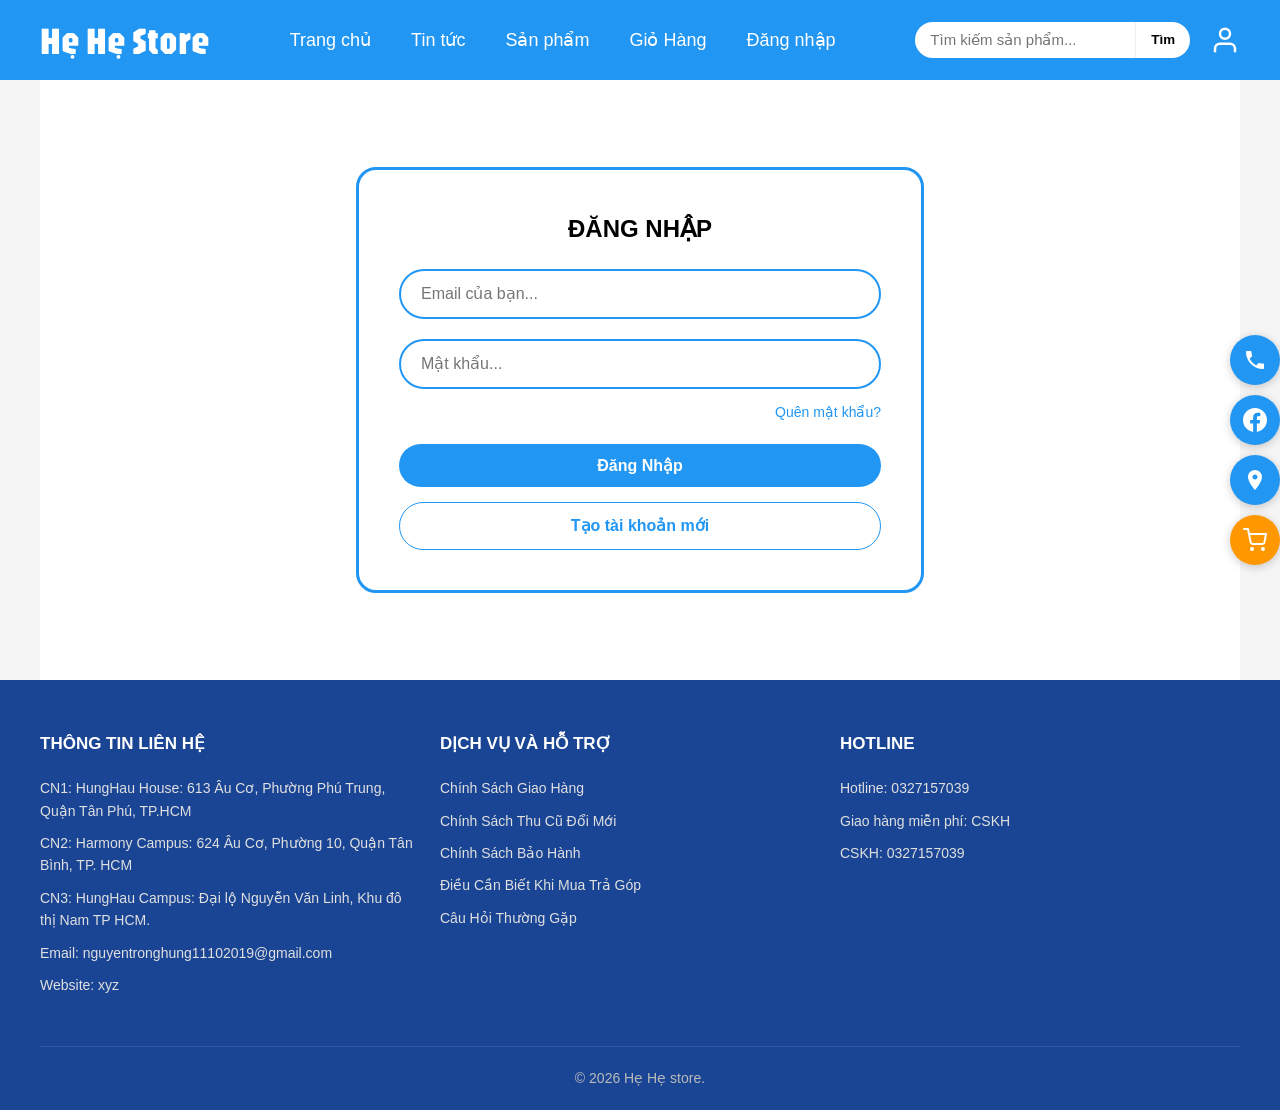
<file: dangnhap.html>
<!DOCTYPE html>
<!-- 
     LOGIN PAGE - Trang đăng nhập
    
     Mục đích: Trang đăng nhập cho khách hàng và quản trị viên
     Chức năng: Xác thực tài khoản, quên mật khẩu, đặt lại mật khẩu
     Dependencies: auth.js (xử lý đăng nhập), cart.js (giỏ hàng), data.js (dữ liệu)
     -->
<html lang="vi">
    <!-- 
         HEAD SECTION - Phần đầu trang
     -->
    <head>
        <!-- Character encoding - Mã hóa ký tự UTF-8 cho tiếng Việt -->
        <meta charset="UTF-8">

        <!-- Viewport meta tag - Responsive design cho mobile -->
        <meta name="viewport" content="width=device-width, initial-scale=1.0">

        <!-- Page title - Tiêu đề trang hiển thị trên tab trình duyệt -->
        <title>Đăng nhập - HEHESTORE</title>

        <!-- External CSS - File CSS chính của website -->
        <link rel="stylesheet" href="css/style.css">

        <!-- Google Fonts - Font chữ Jaro cho branding -->
        <link href="https://fonts.googleapis.com/css2?family=Jaro&display=swap" rel="stylesheet">
    </head>

    <body>
        <!-- 
             FLOATING BUTTONS - Các nút nổi cố định
            
             Mục đích: Liên hệ nhanh, mạng xã hội, vị trí, giỏ hàng
             Vị trí: Cố định góc phải màn hình, luôn hiển thị
              -->
        <div class="float-buttons">
            <!-- Nút gọi điện - Liên hệ hotline -->
            <a href="tel:0327157039" class="float-btn" title="Gọi ngay: 0327 157 039">
                <svg width="24" height="24" viewBox="0 0 24 24" fill="currentColor">
                    <path d="M6.62 10.79c1.44 2.83 3.76 5.14 6.59 6.59l2.2-2.2c.27-.27.67-.36 1.02-.24 1.12.37 2.33.57 3.57.57.55 0 1 .45 1 1V20c0 .55-.45 1-1 1-9.39 0-17-7.61-17-17 0-.55.45-1 1-1h3.5c.55 0 1 .45 1 1 0 1.25.2 2.45.57 3.57.11.35.03.74-.25 1.02l-2.2 2.2z"/>
                </svg>
            </a>

            <!-- Nút Facebook - Liên kết mạng xã hội -->
            <a href="https://www.facebook.com/hung.ngue.79" class="float-btn" target="_blank" rel="noopener" title="Facebook">
                <svg width="24" height="24" viewBox="0 0 24 24" fill="currentColor">
                    <path d="M24 12.073c0-6.627-5.373-12-12-12s-12 5.373-12 12c0 5.99 4.388 10.954 10.125 11.854v-8.385H7.078v-3.47h3.047V9.43c0-3.007 1.792-4.669 4.533-4.669 1.312 0 2.686.235 2.686.235v2.953H15.83c-1.491 0-1.956.925-1.956 1.874v2.25h3.328l-.532 3.47h-2.796v8.385C19.612 23.027 24 18.062 24 12.073z"/>
                </svg>
            </a>

            <!-- Nút vị trí - Xem trên Google Maps -->
            <a href="https://maps.app.goo.gl/qzLiymFsyTjQMHur7" class="float-btn" target="_blank" rel="noopener" title="Xem vị trí trên Google Maps">
                <svg width="24" height="24" viewBox="0 0 24 24" fill="currentColor">
                    <path d="M12 2C8.13 2 5 5.13 5 9c0 5.25 7 13 7 13s7-7.75 7-13c0-3.87-3.13-7-7-7zm0 9.5c-1.38 0-2.5-1.12-2.5-2.5s1.12-2.5 2.5-2.5 2.5 1.12 2.5 2.5-1.12 2.5-2.5 2.5z"/>
                </svg>
            </a>

            <!-- Nút giỏ hàng - Truy cập giỏ hàng với badge số lượng -->
            <a href="giohang.html" class="float-btn float-cart" title="Xem giỏ hàng">
                <svg width="24" height="24" viewBox="0 0 24 24" fill="none" stroke="currentColor" stroke-width="2" stroke-linecap="round" stroke-linejoin="round">
                    <circle cx="9" cy="21" r="1"></circle>
                    <circle cx="20" cy="21" r="1"></circle>
                    <path d="M1 1h4l2.68 13.39a2 2 0 0 0 2 1.61h9.72a2 2 0 0 0 2-1.61L23 6H6"></path>
                </svg>
                <!-- Badge hiển thị số lượng sản phẩm trong giỏ -->
                <span class="cart-badge" id="cart-badge-count">0</span>
            </a>
        </div>

        <!-- 
             SITE HEADER - Header trang web
             
             Mục đích: Navigation chính, logo, tìm kiếm
             Cấu trúc: Logo + Menu + Search + Account
        -->
        <header class="site-header">
            <div class="container">
                <!-- Logo website - Link về trang chủ -->
                <h1 class="logo">
                    <a href="index.html">Hẹ Hẹ Store</a>
                </h1>

                <!-- Main navigation - Menu điều hướng chính -->
                <nav class="main-nav">
                    <ul>
                        <li><a href="index.html">Trang chủ</a></li>
                        <li><a href="tintuc.html">Tin tức</a></li>

                        <!-- Dropdown menu sản phẩm -->
                        <li class="nav-dropdown">
                            <a href="#">Sản phẩm</a>
                            <div class="dropdown-menu">
                                <a href="index.html#iphone">iPhone</a>
                                <a href="index.html#macbook">MacBook</a>
                                <a href="index.html#ipad">iPad</a>
                                <a href="index.html#phukien">Phụ kiện</a>
                            </div>
                        </li>

                        <li><a href="giohang.html">Giỏ Hàng</a></li>
                        <li><a href="dangnhap.html">Đăng nhập</a></li>
                    </ul>
                </nav>

                <!-- Header right section - Tìm kiếm và tài khoản -->
                <div class="header-right">
                    <!-- Search box - Ô tìm kiếm sản phẩm -->
                    <div class="search-box">
                        <input type="text" placeholder="Tìm kiếm sản phẩm...">
                        <button>Tìm</button>
                    </div>

                    <!-- Account link - Link đến trang tài khoản -->
                    <a href="dangnhap.html" class="account-link" title="Tài khoản">
                        <svg viewBox="0 0 24 24" fill="none" stroke="currentColor" stroke-width="2" stroke-linecap="round" stroke-linejoin="round">
                            <path d="M20 21v-2a4 4 0 0 0-4-4H8a4 4 0 0 0-4 4v2"></path>
                            <circle cx="12" cy="7" r="4"></circle>
                        </svg>
                    </a>
                </div>
            </div>
        </header>

        <!-- 
             MAIN CONTENT - Nội dung chính (Đăng nhập & Quên mật khẩu)
             Mục đích: Form đăng nhập và các form liên quan
             Layout: Centered auth box với multiple forms
             -->
        <main class="auth-container">
            <div class="auth-box login-box">

                <!-- 
                     LOGIN FORM - Form đăng nhập chính
                    
                 -->
                <div id="block-dang-nhap">
                    <h2 class="form-title">ĐĂNG NHẬP</h2>

                    <!-- Email input - Trường nhập email -->
                    <div class="input-group">
                        <input type="email" id="login-email" placeholder="Email của bạn..." required>
                    </div>

                    <!-- Password input - Trường nhập mật khẩu -->
                    <div class="input-group">
                        <input type="password" id="login-password" placeholder="Mật khẩu..." required>
                    </div>

                    <!-- Forgot password link - Link quên mật khẩu -->
                    <div class="forgot-password">
                        <a href="#" onclick="showResetEmailForm(event)">Quên mật khẩu?</a>
                    </div>

                    <!-- Login button - Nút đăng nhập -->
                    <button class="btn-primary" onclick="xuLyDangNhap()">Đăng Nhập</button>

                    <!-- Register link - Link tạo tài khoản mới -->
                    <a href="dangki.html" class="btn-outline">Tạo tài khoản mới</a>
                </div>

                <!-- =========================================
                     RESET EMAIL FORM - Form nhập email quên mật khẩu
                     ========================================= -->
                <div id="block-nhap-email" class="hidden-form">
                    <h2 class="form-title">QUÊN MẬT KHẨU</h2>
                    <p class="form-desc">Vui lòng nhập email đăng ký để nhận mã khôi phục.</p>

                    <!-- Email input for reset - Trường nhập email khôi phục -->
                    <div class="input-group">
                        <input type="email" id="reset-email" placeholder="Nhập email của bạn..." required>
                    </div>

                    <!-- Continue button - Nút tiếp tục -->
                    <button class="btn-primary" onclick="showNewPasswordForm()">Tiếp tục</button>

                    <!-- Back to login button - Nút quay lại đăng nhập -->
                    <button class="btn-outline" onclick="showLoginForm()">Quay lại đăng nhập</button>
                </div>

                <!-- 
                     NEW PASSWORD FORM - Form đặt mật khẩu mới
                -->
                <div id="block-dat-lai-mk" class="hidden-form">
                    <h2 class="form-title">ĐẶT LẠI MẬT KHẨU</h2>

                    <!-- New password input - Trường nhập mật khẩu mới -->
                    <div class="input-group">
                        <input type="password" id="new-password" placeholder="Mật khẩu mới..." required>
                    </div>

                    <!-- Confirm password input - Trường xác nhận mật khẩu -->
                    <div class="input-group">
                        <input type="password" id="confirm-password" placeholder="Nhập lại mật khẩu mới..." required>
                    </div>

                    <!-- Change password button - Nút đổi mật khẩu -->
                    <button class="btn-primary" onclick="hoanThanhDoiMK()">Đổi mật khẩu</button>

                    <!-- Cancel button - Nút hủy bỏ -->
                    <button class="btn-outline btn-margin-top" onclick="showLoginForm()">Hủy bỏ</button>
                </div>

            </div>
        </main>

        <!-- 
             SITE FOOTER - Footer trang web
             
             Mục đích: Thông tin liên hệ, dịch vụ, hotline
             Cấu trúc: 3 cột thông tin + copyright
              -->
        <footer class="site-footer">
            <div class="footer-container">
                <!-- Contact information - Thông tin liên hệ -->
                <section>
                    <h3>THÔNG TIN LIÊN HỆ</h3>
                    <p>CN1: HungHau House: 613 Âu Cơ, Phường Phú Trung, Quận Tân Phú, TP.HCM</p>
                    <p>CN2: Harmony Campus: 624 Âu Cơ, Phường 10, Quận Tân Bình, TP. HCM</p>
                    <p>CN3: HungHau Campus: Đại lộ Nguyễn Văn Linh, Khu đô thị Nam TP HCM.</p>
                    <p>Email: nguyentronghung11102019@gmail.com</p>
                    <p>Website: xyz</p>
                </section>

                <!-- Services and support - Dịch vụ và hỗ trợ -->
                <section>
                    <h3>DỊCH VỤ VÀ HỖ TRỢ</h3>
                    <p>Chính Sách Giao Hàng</p>
                    <p>Chính Sách Thu Cũ Đổi Mới</p>
                    <p>Chính Sách Bảo Hành</p>
                    <p>Điều Cần Biết Khi Mua Trả Góp</p>
                    <p>Câu Hỏi Thường Gặp</p>
                </section>

                <!-- Hotline - Thông tin hotline -->
                <section>
                    <h3>HOTLINE</h3>
                    <p>Hotline: 0327157039</p>
                    <p>Giao hàng miễn phí: CSKH</p>
                    <p>CSKH: 0327157039</p>
                </section>
            </div>

            <!-- Copyright notice - Thông tin bản quyền -->
            <p class="copyright">© 2026 Hẹ Hẹ store.</p>
        </footer>

        <!-- 
             JAVASCRIPT FILES - Các file script
         -->
        <!-- Data layer - Chứa dữ liệu sản phẩm và người dùng -->
        <script src="js/data.js"></script>

        <!-- Auth script - Xử lý đăng nhập, đăng ký, quên mật khẩu -->
        <script src="js/auth.js"></script>

        <!-- Cart script - Quản lý giỏ hàng -->
        <script src="js/cart.js"></script>

    </body>
</html>
</file>
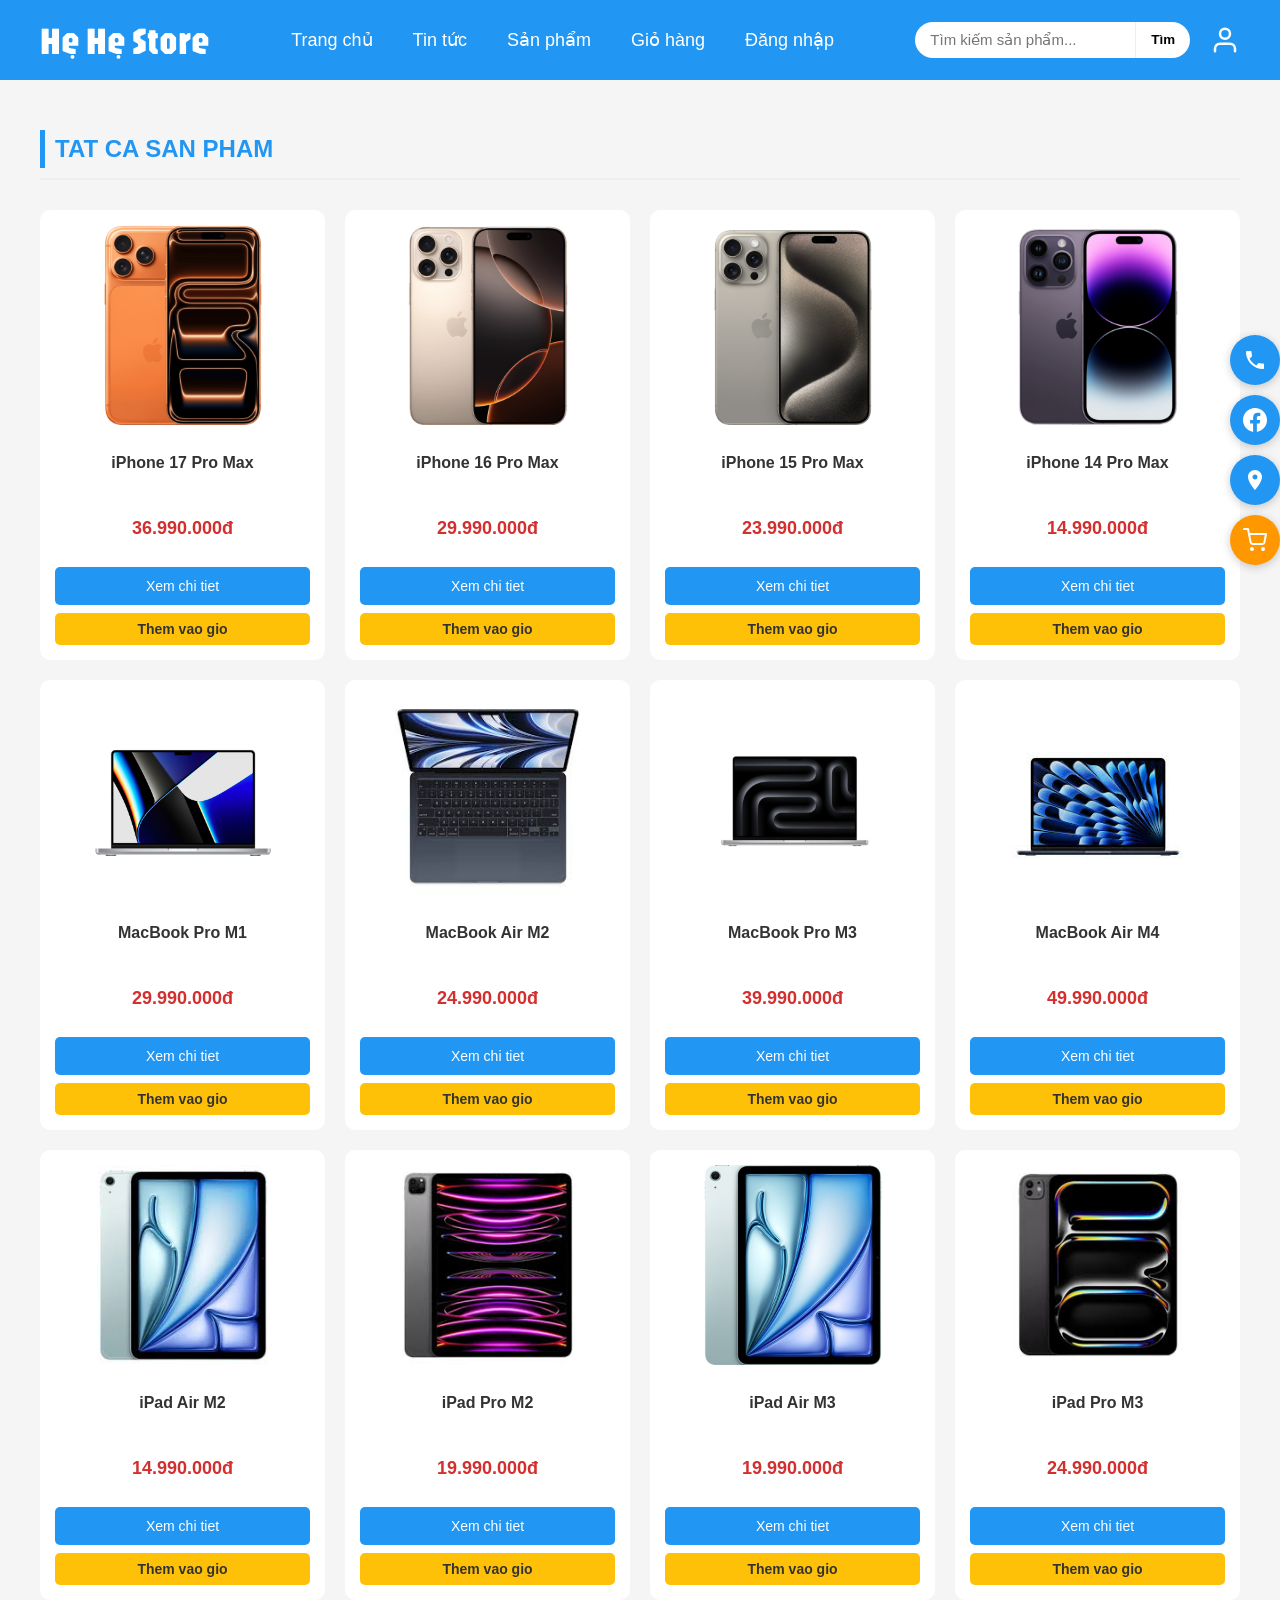
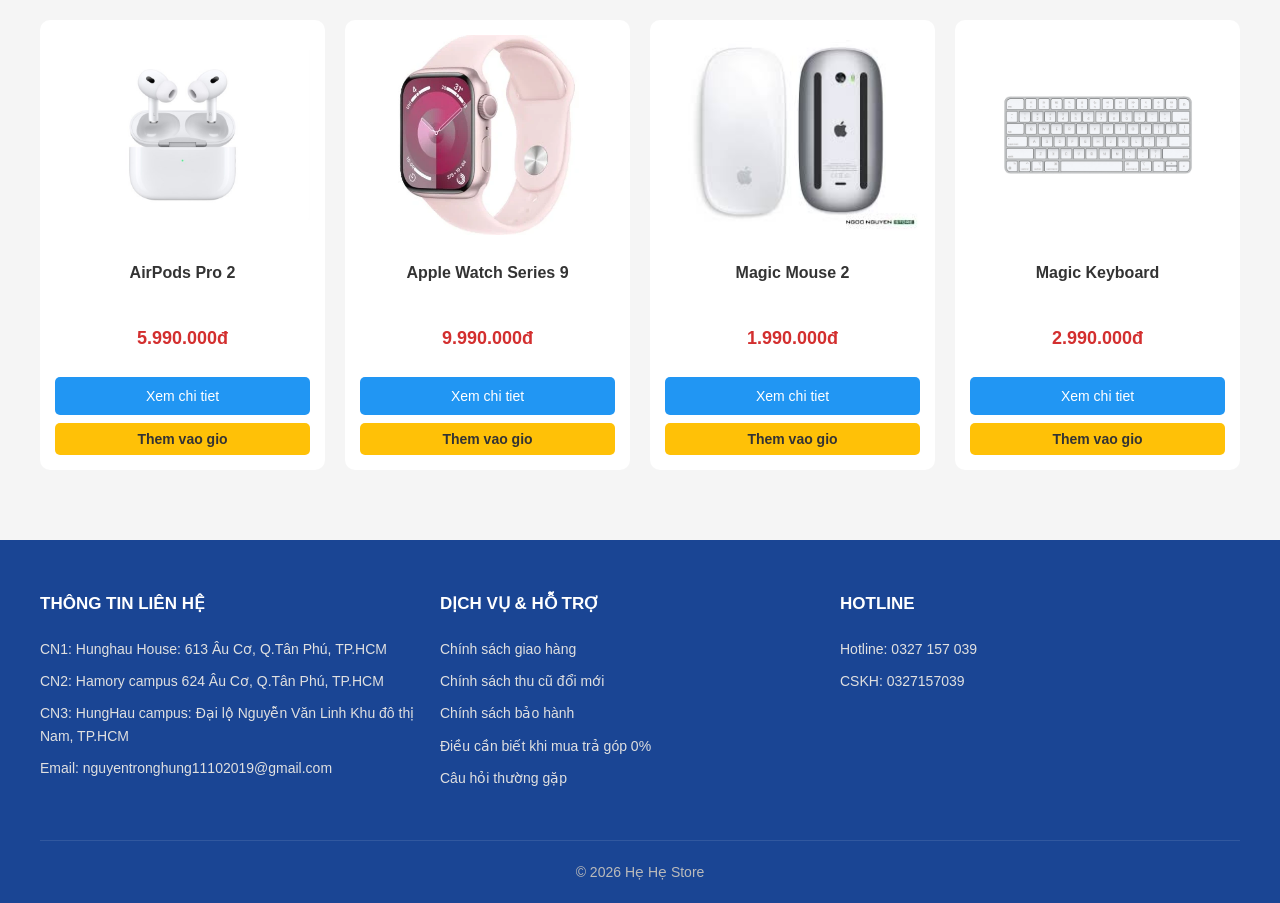
<file: danhmuc.html>
<!doctype html>
<html lang="vi">
<head>
    <meta charset="UTF-8">
    <meta name="viewport" content="width=device-width, initial-scale=1.0">
    <title>Danh sách sản phẩm - HEHESTORE</title>
    <link rel="stylesheet" href="css/style.css">
    <link href="https://fonts.googleapis.com/css2?family=Jaro&display=swap" rel="stylesheet">
</head>

<body>

    <div class="float-buttons">
        <a href="tel:0327157039" class="float-btn" title="Gọi ngay: 0327 157 039">
            <svg width="24" height="24" viewBox="0 0 24 24" fill="currentColor"><path d="M6.62 10.79c1.44 2.83 3.76 5.14 6.59 6.59l2.2-2.2c.27-.27.67-.36 1.02-.24 1.12.37 2.33.57 3.57.57.55 0 1 .45 1 1V20c0 .55-.45 1-1 1-9.39 0-17-7.61-17-17 0-.55.45-1 1-1h3.5c.55 0 1 .45 1 1 0 1.25.2 2.45.57 3.57.11.35.03.74-.25 1.02l-2.2 2.2z"/></svg>
        </a>
        <a href="https://www.facebook.com/hung.ngue.79" class="float-btn" target="_blank" rel="noopener" title="Facebook">
            <svg width="24" height="24" viewBox="0 0 24 24" fill="currentColor"><path d="M24 12.073c0-6.627-5.373-12-12-12s-12 5.373-12 12c0 5.99 4.388 10.954 10.125 11.854v-8.385H7.078v-3.47h3.047V9.43c0-3.007 1.792-4.669 4.533-4.669 1.312 0 2.686.235 2.686.235v2.953H15.83c-1.491 0-1.956.925-1.956 1.874v2.25h3.328l-.532 3.47h-2.796v8.385C19.612 23.027 24 18.062 24 12.073z"/></svg>
        </a>
        <a href="https://maps.app.goo.gl/qzLiymFsyTjQMHur7" class="float-btn" target="_blank" rel="noopener" title="Xem vị trí trên Google Maps">
            <svg width="24" height="24" viewBox="0 0 24 24" fill="currentColor"><path d="M12 2C8.13 2 5 5.13 5 9c0 5.25 7 13 7 13s7-7.75 7-13c0-3.87-3.13-7-7-7zm0 9.5c-1.38 0-2.5-1.12-2.5-2.5s1.12-2.5 2.5-2.5 2.5 1.12 2.5 2.5-1.12 2.5-2.5 2.5z"/></svg>
        </a>
        <a href="giohang.html" class="float-btn float-cart" title="Xem giỏ hàng">
            <svg width="24" height="24" viewBox="0 0 24 24" fill="none" stroke="currentColor" stroke-width="2" stroke-linecap="round" stroke-linejoin="round"><circle cx="9" cy="21" r="1"></circle><circle cx="20" cy="21" r="1"></circle><path d="M1 1h4l2.68 13.39a2 2 0 0 0 2 1.61h9.72a2 2 0 0 0 2-1.61L23 6H6"></path></svg>
            <span class="cart-badge" id="cart-badge-count">0</span>
        </a>
    </div>

    <header class="site-header">
        <div class="container">
            <h1 class="logo">
                <a href="index.html">Hẹ Hẹ Store</a>
            </h1>
            <nav class="main-nav">
                <ul>
                    <li><a href="index.html">Trang chủ</a></li>
                    <li><a href="tintuc.html">Tin tức</a></li>
                    <li class="nav-dropdown">
                        <a href="#">Sản phẩm</a>
                        <div class="dropdown-menu">
                            <a href="danhmuc.html?category=iphone">iPhone</a>
                            <a href="danhmuc.html?category=macbook">MacBook</a>
                            <a href="danhmuc.html?category=ipad">iPad</a>
                            <a href="danhmuc.html?category=phukien">Phụ kiện</a>
                        </div>
                    </li>
                    <li><a href="giohang.html">Giỏ hàng</a></li>
                    <li><a href="dangnhap.html">Đăng nhập</a></li>
                </ul>
            </nav>
            <div class="header-right">
                <div class="search-box">
                    <input type="text" id="global-search-input" placeholder="Tìm kiếm sản phẩm...">
                    <button id="global-search-btn">Tìm</button>
                </div>
                <a href="dangnhap.html" class="account-link" title="Tài khoản">
                    <svg viewBox="0 0 24 24" fill="none" stroke="currentColor" stroke-width="2" stroke-linecap="round" stroke-linejoin="round">
                        <path d="M20 21v-2a4 4 0 0 0-4-4H8a4 4 0 0 0-4 4v2"></path>
                        <circle cx="12" cy="7" r="4"></circle>
                    </svg>
                </a>
            </div>
        </div>
    </header>

    <main>
        <section class="product-section product-section-margin">
            <div class="section-header section-header-border">
                <h2 id="category-title" class="category-title">ĐANG TẢI...</h2>
            </div>
            
            <div id="category-product-list" class="product-list category-product-list"></div>
            
            <div id="no-result-msg" class="no-result-msg">
                Rất tiếc, không tìm thấy sản phẩm nào phù hợp với yêu cầu của bạn!
            </div>
        </section>
    </main>

    <footer class="site-footer">
        <div class="footer-container">
            <section>
                <h3>THÔNG TIN LIÊN HỆ</h3>
                <p>CN1: Hunghau House: 613 Âu Cơ, Q.Tân Phú, TP.HCM</p>
                <p>CN2: Hamory campus 624 Âu Cơ, Q.Tân Phú, TP.HCM</p>
                <p>CN3: HungHau campus: Đại lộ Nguyễn Văn Linh Khu đô thị Nam, TP.HCM</p>
                <p>Email: nguyentronghung11102019@gmail.com</p>
            </section>
            <section>
                <h3>DỊCH VỤ & HỖ TRỢ</h3>
                <p>Chính sách giao hàng</p>
                <p>Chính sách thu cũ đổi mới</p>
                <p>Chính sách bảo hành</p>
                <p>Điều cần biết khi mua trả góp 0%</p>
                <p>Câu hỏi thường gặp</p>
            </section>
            <section>
                <h3>HOTLINE</h3>
                <p>Hotline: 0327 157 039</p>
                <p>CSKH: 0327157039</p>
            </section>
        </div>
        <p class="copyright">© 2026 Hẹ Hẹ Store</p>
    </footer>

    <script src="js/data.js"></script>
    <script src="js/auth.js"></script>
    <script src="js/cart.js"></script>
    <script src="js/main.js"></script>
    <script src="js/search.js"></script>
    <script src="js/danhmuc.js"></script>
</body>
</html>
</file>
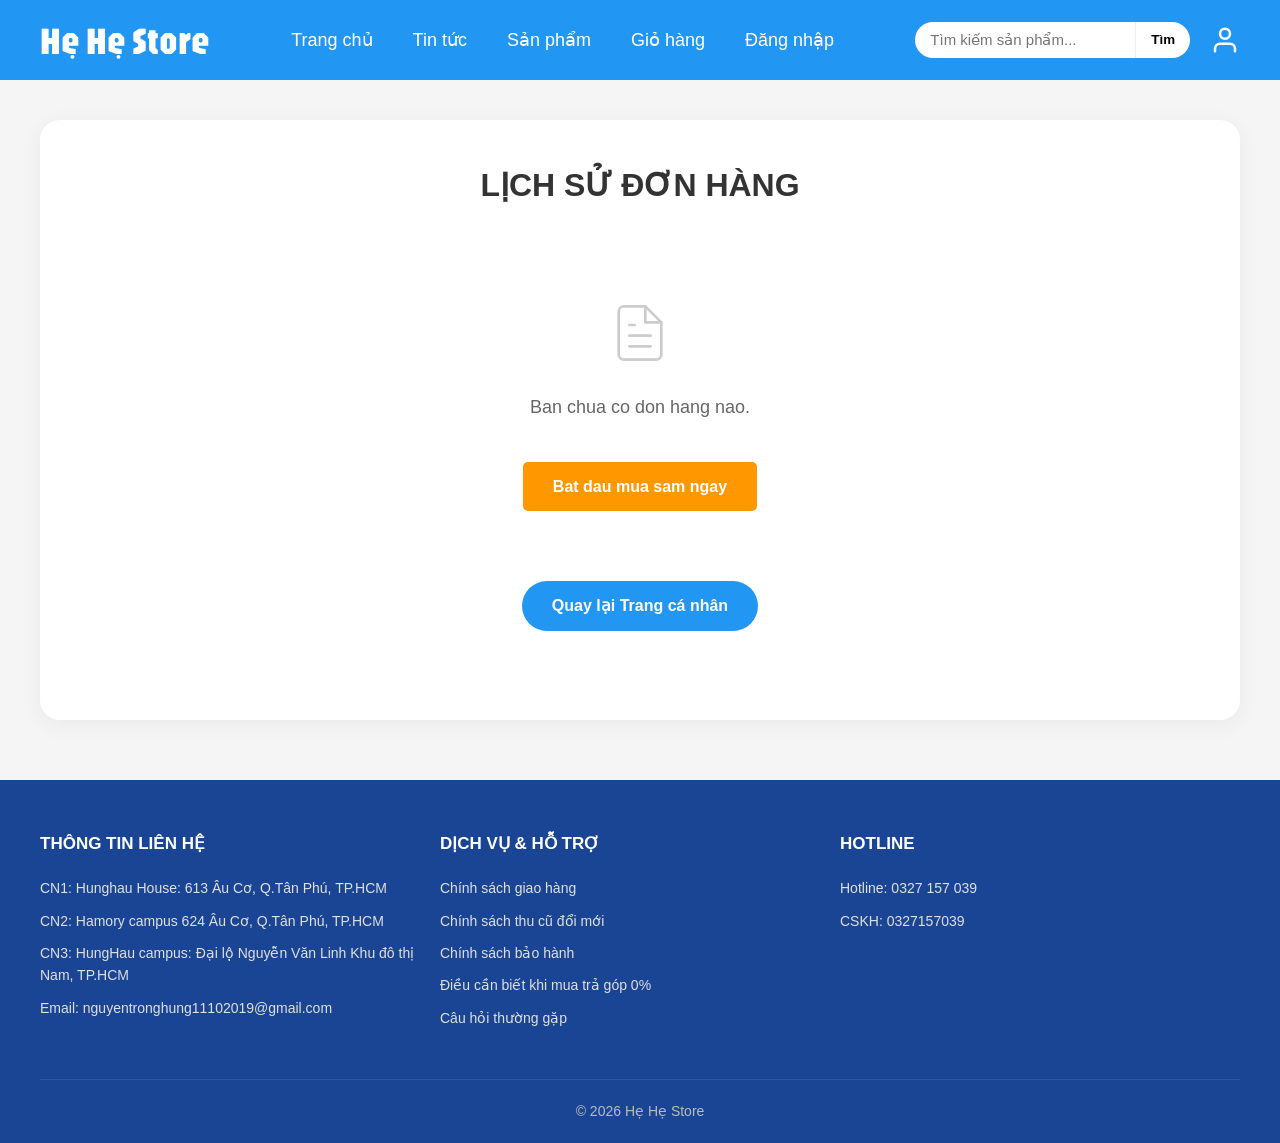
<file: donhang.html>
<!doctype html>
<html lang="vi">
<head>
    <meta charset="UTF-8">
    <meta name="viewport" content="width=device-width, initial-scale=1.0">
    <title>Danh sách đơn hàng - HEHESTORE</title>
    <link rel="stylesheet" href="css/style.css">
    <link href="https://fonts.googleapis.com/css2?family=Jaro&display=swap" rel="stylesheet">
</head>

<body>

    <header class="site-header">
        <div class="container">
            <h1 class="logo"><a href="index.html">Hẹ Hẹ Store</a></h1>
            <nav class="main-nav">
                <ul>
                    <li><a href="index.html">Trang chủ</a></li>
                    <li><a href="tintuc.html">Tin tức</a></li>
                    <li class="nav-dropdown">
                        <a href="#">Sản phẩm</a>
                        <div class="dropdown-menu">
                            <a href="index.html#iphone">iPhone</a>
                            <a href="index.html#macbook">MacBook</a>
                            <a href="index.html#ipad">iPad</a>
                            <a href="index.html#phukien">Phụ kiện</a>
                        </div>
                    </li>
                    <li><a href="giohang.html">Giỏ hàng</a></li>
                    <li><a href="dangnhap.html">Đăng nhập</a></li>
                </ul>
            </nav>
            <div class="header-right">
                <div class="search-box">
                    <input type="text" placeholder="Tìm kiếm sản phẩm...">
                    <button>Tìm</button>
                </div>
                <a href="profile.html" class="account-link" title="Tài khoản">
                    <svg viewBox="0 0 24 24" fill="none" stroke="currentColor" stroke-width="2" stroke-linecap="round" stroke-linejoin="round">
                        <path d="M20 21v-2a4 4 0 0 0-4-4H8a4 4 0 0 0-4 4v2"></path>
                        <circle cx="12" cy="7" r="4"></circle>
                    </svg>
                </a>
            </div>
        </div>
    </header>

    <main class="container">
        <div class="order-history-container">
            <h2>LỊCH SỬ ĐƠN HÀNG</h2>
            
            <div id="orders-list-wrapper">
                <p class="loading-data">Đang tải dữ liệu...</p>
            </div>

            <div class="loading-container">
                <a href="profile.html" class="btn-back-profile">Quay lại Trang cá nhân</a>
            </div>
        </div>
    </main>

    <footer class="site-footer">
        <div class="footer-container">
            <section>
                <h3>THÔNG TIN LIÊN HỆ</h3>
                <p>CN1: Hunghau House: 613 Âu Cơ, Q.Tân Phú, TP.HCM</p>
                <p>CN2: Hamory campus 624 Âu Cơ, Q.Tân Phú, TP.HCM</p>
                <p>CN3: HungHau campus: Đại lộ Nguyễn Văn Linh Khu đô thị Nam, TP.HCM</p>
                <p>Email: nguyentronghung11102019@gmail.com</p>
            </section>
            <section>
                <h3>DỊCH VỤ & HỖ TRỢ</h3>
                <p>Chính sách giao hàng</p>
                <p>Chính sách thu cũ đổi mới</p>
                <p>Chính sách bảo hành</p>
                <p>Điều cần biết khi mua trả góp 0%</p>
                <p>Câu hỏi thường gặp</p>
            </section>
            <section>
                <h3>HOTLINE</h3>
                <p>Hotline: 0327 157 039</p>
                <p>CSKH: 0327157039</p>
            </section>
        </div>
        <p class="copyright">© 2026 Hẹ Hẹ Store</p>
    </footer>

    <script src="js/data.js"></script>
    <script src="js/auth.js"></script>
    <script src="js/cart.js"></script>
    <script src="js/donhang.js"></script> </body>
</html>
</file>
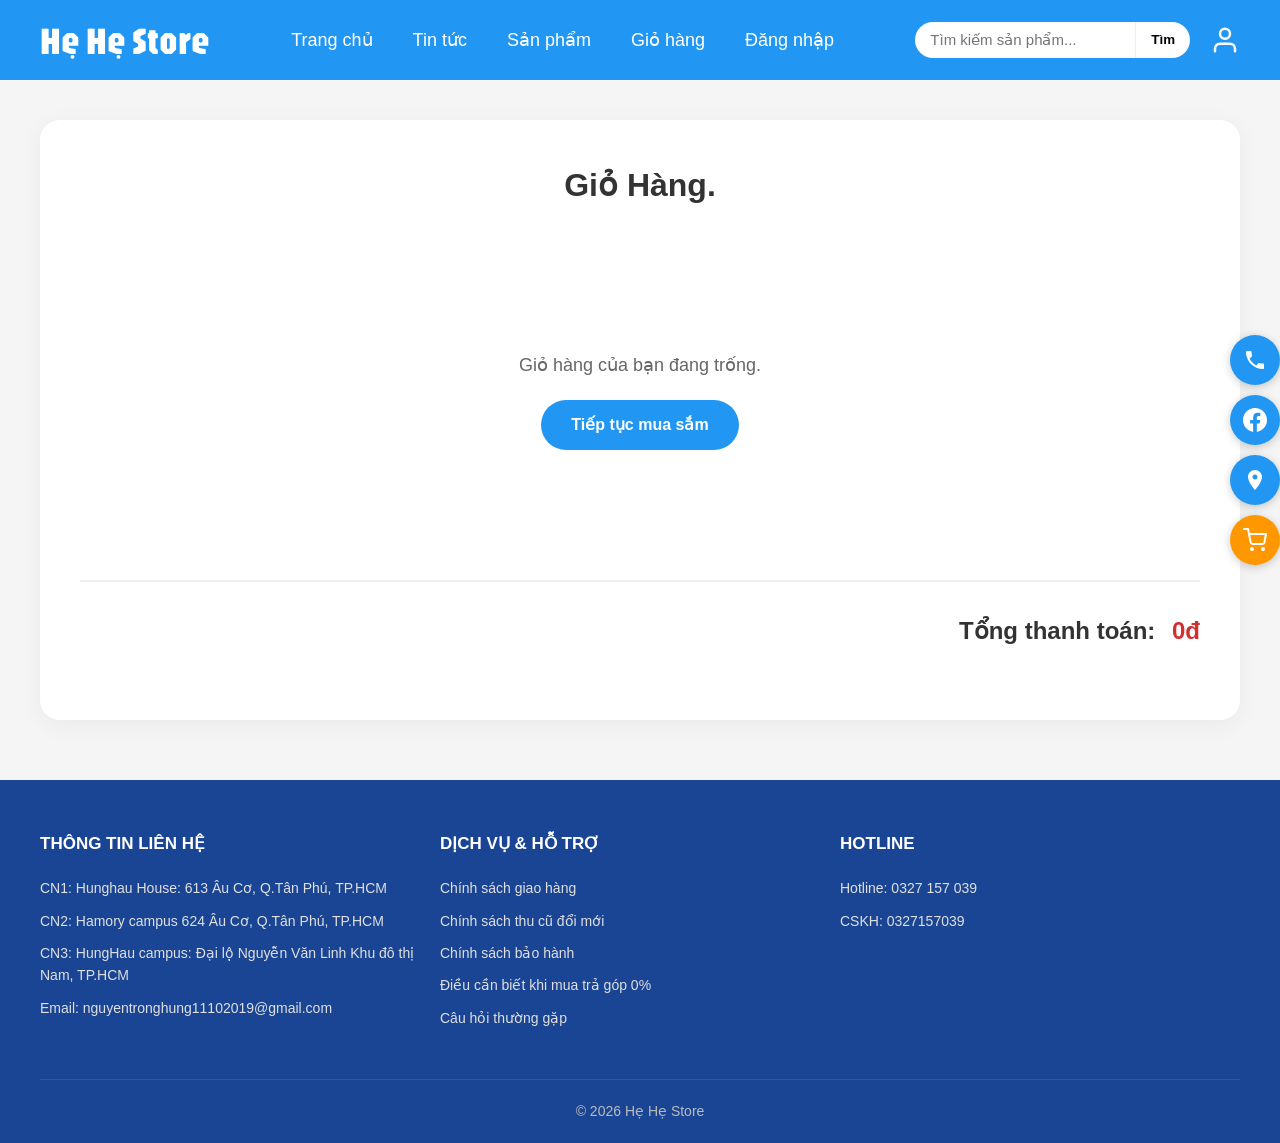
<file: giohang.html>
<!DOCTYPE html>
<!-- =========================================
     SHOPPING CART PAGE - Trang giỏ hàng
     =========================================
     Mục đích: Hiển thị và quản lý sản phẩm trong giỏ hàng
     Chức năng: Xem sản phẩm, thay đổi số lượng, xóa sản phẩm, tính tổng tiền
     Dependencies: cart.js (quản lý giỏ hàng), auth.js (xác thực), data.js (dữ liệu)
     ========================================= -->
<html lang="vi">
    <!-- =========================================
         HEAD SECTION - Phần đầu trang
         ========================================= -->
    <head>
        <!-- Character encoding - Mã hóa ký tự UTF-8 cho tiếng Việt -->
        <meta charset="UTF-8">

        <!-- Viewport meta tag - Responsive design cho mobile -->
        <meta name="viewport" content="width=device-width, initial-scale=1.0">

        <!-- Page title - Tiêu đề trang hiển thị trên tab trình duyệt -->
        <title>Giỏ hàng - HEHESTORE</title>

        <!-- External CSS - File CSS chính của website -->
        <link rel="stylesheet" href="css/style.css">

        <!-- Google Fonts - Font chữ Jaro cho branding -->
        <link href="https://fonts.googleapis.com/css2?family=Jaro&display=swap" rel="stylesheet">
    </head>

    <body>
        <!-- =========================================
             FLOATING BUTTONS - Các nút nổi cố định
             =========================================
             Mục đích: Liên hệ nhanh, mạng xã hội, vị trí, giỏ hàng
             Vị trí: Cố định góc phải màn hình, luôn hiển thị
             ========================================= -->
        <div class="float-buttons">
            <!-- Nút gọi điện - Liên hệ hotline -->
            <a href="tel:0327157039" class="float-btn" title="Gọi ngay: 0327 157 039">
                <svg width="24" height="24" viewBox="0 0 24 24" fill="currentColor">
                    <path d="M6.62 10.79c1.44 2.83 3.76 5.14 6.59 6.59l2.2-2.2c.27-.27.67-.36 1.02-.24 1.12.37 2.33.57 3.57.57.55 0 1 .45 1 1V20c0 .55-.45 1-1 1-9.39 0-17-7.61-17-17 0-.55.45-1 1-1h3.5c.55 0 1 .45 1 1 0 1.25.2 2.45.57 3.57.11.35.03.74-.25 1.02l-2.2 2.2z"/>
                </svg>
            </a>

            <!-- Nút Facebook - Liên kết mạng xã hội -->
            <a href="https://www.facebook.com/hung.ngue.79" class="float-btn" target="_blank" rel="noopener" title="Facebook">
                <svg width="24" height="24" viewBox="0 0 24 24" fill="currentColor">
                    <path d="M24 12.073c0-6.627-5.373-12-12-12s-12 5.373-12 12c0 5.99 4.388 10.954 10.125 11.854v-8.385H7.078v-3.47h3.047V9.43c0-3.007 1.792-4.669 4.533-4.669 1.312 0 2.686.235 2.686.235v2.953H15.83c-1.491 0-1.956.925-1.956 1.874v2.25h3.328l-.532 3.47h-2.796v8.385C19.612 23.027 24 18.062 24 12.073z"/>
                </svg>
            </a>

            <!-- Nút vị trí - Xem trên Google Maps -->
            <a href="https://maps.app.goo.gl/qzLiymFsyTjQMHur7" class="float-btn" target="_blank" rel="noopener" title="Xem vị trí trên Google Maps">
                <svg width="24" height="24" viewBox="0 0 24 24" fill="currentColor">
                    <path d="M12 2C8.13 2 5 5.13 5 9c0 5.25 7 13 7 13s7-7.75 7-13c0-3.87-3.13-7-7-7zm0 9.5c-1.38 0-2.5-1.12-2.5-2.5s1.12-2.5 2.5-2.5 2.5 1.12 2.5 2.5-1.12 2.5-2.5 2.5z"/>
                </svg>
            </a>

            <!-- Nút giỏ hàng - Truy cập giỏ hàng với badge số lượng -->
            <a href="giohang.html" class="float-btn float-cart" title="Xem giỏ hàng">
                <svg width="24" height="24" viewBox="0 0 24 24" fill="none" stroke="currentColor" stroke-width="2" stroke-linecap="round" stroke-linejoin="round">
                    <circle cx="9" cy="21" r="1"></circle>
                    <circle cx="20" cy="21" r="1"></circle>
                    <path d="M1 1h4l2.68 13.39a2 2 0 0 0 2 1.61h9.72a2 2 0 0 0 2-1.61L23 6H6"></path>
                </svg>
                <!-- Badge hiển thị số lượng sản phẩm trong giỏ -->
                <span class="cart-badge" id="cart-badge-count">0</span>
            </a>
        </div>

        <!-- =========================================
             SITE HEADER - Header trang web
             =========================================
             Mục đích: Navigation chính, logo, tìm kiếm
             Cấu trúc: Logo + Menu + Search + Account
             ========================================= -->
        <header class="site-header">
            <div class="container">
                <!-- Logo website - Link về trang chủ -->
                <h1 class="logo">
                    <a href="index.html">Hẹ Hẹ Store</a>
                </h1>

                <!-- Main navigation - Menu điều hướng chính -->
                <nav class="main-nav">
                    <ul>
                        <li><a href="index.html">Trang chủ</a></li>
                        <li><a href="tintuc.html">Tin tức</a></li>

                        <!-- Dropdown menu sản phẩm -->
                        <li class="nav-dropdown">
                            <a href="#">Sản phẩm</a>
                            <div class="dropdown-menu">
                                <a href="index.html#iphone">iPhone</a>
                                <a href="index.html#macbook">MacBook</a>
                                <a href="index.html#ipad">iPad</a>
                                <a href="index.html#phukien">Phụ kiện</a>
                            </div>
                        </li>

                        <li><a href="giohang.html">Giỏ hàng</a></li>
                        <li><a href="dangnhap.html">Đăng nhập</a></li>
                    </ul>
                </nav>

                <!-- Header right section - Tìm kiếm và tài khoản -->
                <div class="header-right">
                    <!-- Search box - Ô tìm kiếm sản phẩm -->
                    <div class="search-box">
                        <input type="text" placeholder="Tìm kiếm sản phẩm...">
                        <button>Tìm</button>
                    </div>

                    <!-- Account link - Link đến trang tài khoản -->
                    <a href="dangnhap.html" class="account-link" title="Tài khoản">
                        <svg viewBox="0 0 24 24" fill="none" stroke="currentColor" stroke-width="2" stroke-linecap="round" stroke-linejoin="round">
                            <path d="M20 21v-2a4 4 0 0 0-4-4H8a4 4 0 0 0-4 4v2"></path>
                            <circle cx="12" cy="7" r="4"></circle>
                        </svg>
                    </a>
                </div>
            </div>
        </header>

        <!-- =========================================
             MAIN CONTENT - Nội dung chính
             =========================================
             Mục đích: Hiển thị giỏ hàng và các chức năng quản lý
             Layout: Container với cart section
             ========================================= -->
        <main class="container">
            <section class="cart-page">
                <!-- Tiêu đề trang giỏ hàng -->
                <h2>Giỏ Hàng.</h2>

                <!-- =========================================
                     CART ITEMS CONTAINER - Container chứa sản phẩm
                     =========================================
                     Mục đích: Hiển thị danh sách sản phẩm trong giỏ
                     Render: Được tạo động bởi renderCart() trong cart.js
                     Chức năng: Hiển thị tên, hình ảnh, số lượng, giá của từng sản phẩm
                     ========================================= -->
                <div id="cart-items-container" class="cart-items">
                    <!-- Nội dung được render động bởi JavaScript -->
                    <!-- Mỗi item sẽ có: hình ảnh, tên, giá, số lượng, nút tăng/giảm/xóa -->
                </div>

                <!-- =========================================
                     CART FOOTER - Phần tổng kết và thanh toán
                     =========================================
                     Mục đích: Hiển thị tổng tiền và nút thanh toán
                     Chức năng: Tính tổng tiền, chuyển đến trang thanh toán
                     ========================================= -->
                <div class="cart-footer">
                    <!-- Hiển thị tổng tiền đơn hàng -->
                    <div class="cart-total">
                        Tổng thanh toán: <span id="total-amount">0đ</span>
                    </div>

                    <!-- Nút thanh toán - Chuyển đến trang thanh toán -->
                    <button class="checkout-btn" onclick="handleCheckout()">Thanh Toán</button>
                </div>
            </section>
        </main>

        <!-- =========================================
             SITE FOOTER - Footer trang web
             =========================================
             Mục đích: Thông tin liên hệ, dịch vụ, hotline
             Cấu trúc: 3 cột thông tin + copyright
             ========================================= -->
        <footer class="site-footer">
            <div class="footer-container">
                <!-- Contact information - Thông tin liên hệ -->
                <section>
                    <h3>THÔNG TIN LIÊN HỆ</h3>
                    <p>CN1: Hunghau House: 613 Âu Cơ, Q.Tân Phú, TP.HCM</p>
                    <p>CN2: Hamory campus 624 Âu Cơ, Q.Tân Phú, TP.HCM</p>
                    <p>CN3: HungHau campus: Đại lộ Nguyễn Văn Linh Khu đô thị Nam, TP.HCM</p>
                    <p>Email: nguyentronghung11102019@gmail.com</p>
                </section>

                <!-- Services and support - Dịch vụ và hỗ trợ -->
                <section>
                    <h3>DỊCH VỤ & HỖ TRỢ</h3>
                    <p>Chính sách giao hàng</p>
                    <p>Chính sách thu cũ đổi mới</p>
                    <p>Chính sách bảo hành</p>
                    <p>Điều cần biết khi mua trả góp 0%</p>
                    <p>Câu hỏi thường gặp</p>
                </section>

                <!-- Hotline - Thông tin hotline -->
                <section>
                    <h3>HOTLINE</h3>
                    <p>Hotline: 0327 157 039</p>
                    <p>CSKH: 0327157039</p>
                </section>
            </div>

            <!-- Copyright notice - Thông tin bản quyền -->
            <p class="copyright">© 2026 Hẹ Hẹ Store</p>
        </footer>

        <!-- =========================================
             JAVASCRIPT FILES - Các file script
             ========================================= -->
        <!-- Data layer - Chứa dữ liệu sản phẩm và người dùng -->
        <script src="js/data.js"></script>

        <!-- Auth script - Xử lý xác thực người dùng -->
        <script src="js/auth.js"></script>

        <!-- Cart script - Quản lý giỏ hàng (render, update, checkout) -->
        <script src="js/cart.js"></script>

    </body>
</html>
</file>
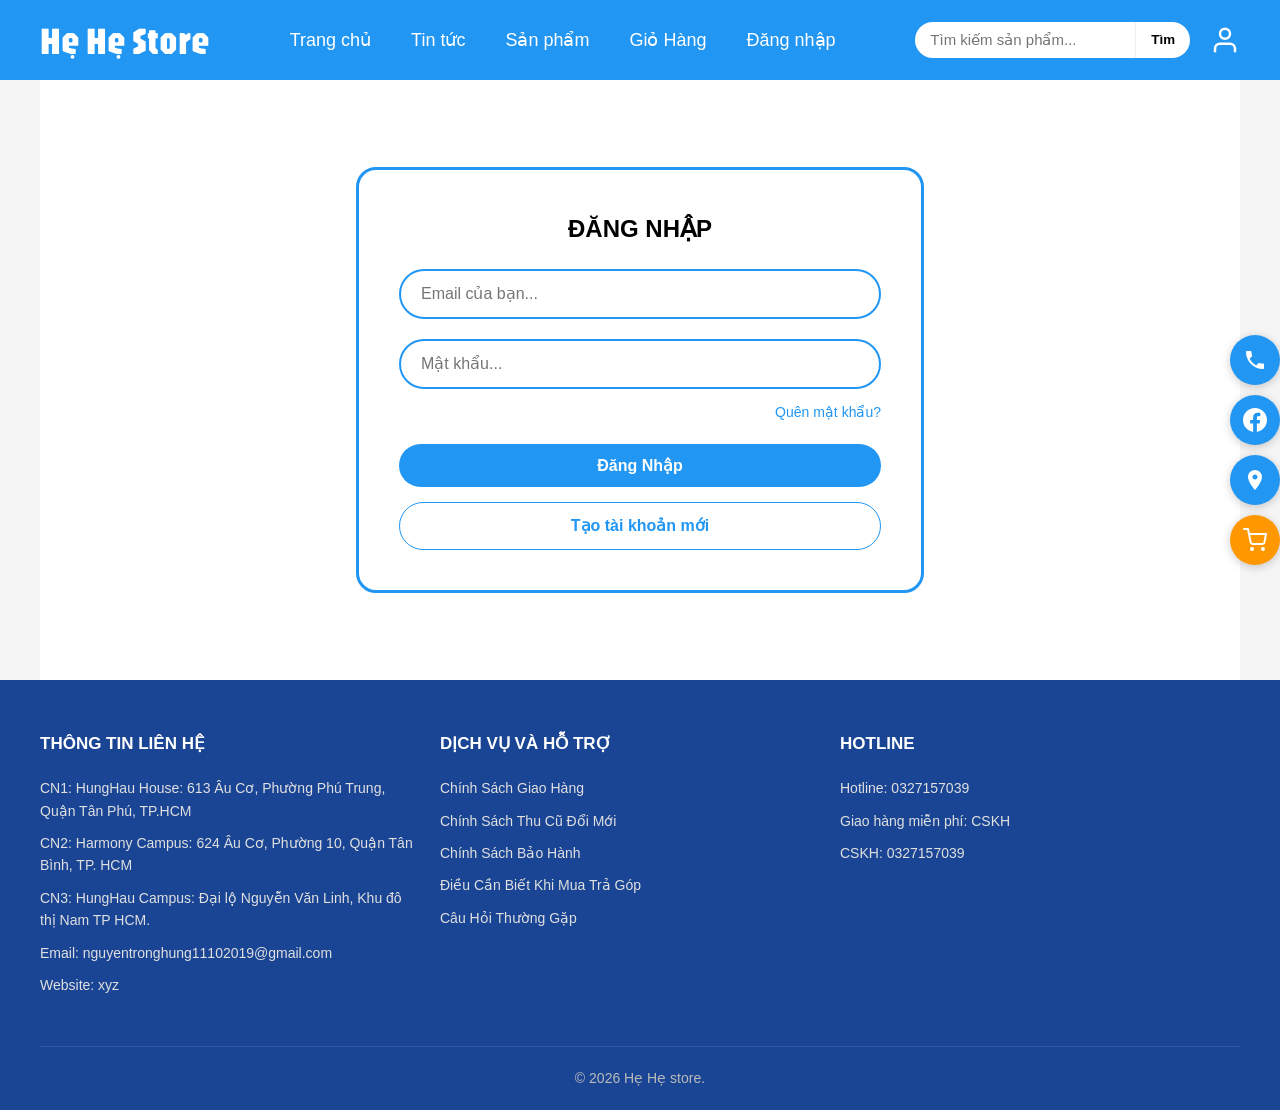
<file: profile.html>
<!doctype html>
<html lang="vi">
<head>
    <meta charset="UTF-8">
    <meta name="viewport" content="width=device-width, initial-scale=1.0">
    <title>Tài khoản của tôi - HEHESTORE</title>
    <link rel="stylesheet" href="css/style.css">
    <link href="https://fonts.googleapis.com/css2?family=Jaro&display=swap" rel="stylesheet">
</head>

<body>

    <div class="float-buttons">
        <a href="tel:0327157039" class="float-btn" title="Gọi ngay: 0327 157 039">
            <svg width="24" height="24" viewBox="0 0 24 24" fill="currentColor"><path d="M6.62 10.79c1.44 2.83 3.76 5.14 6.59 6.59l2.2-2.2c.27-.27.67-.36 1.02-.24 1.12.37 2.33.57 3.57.57.55 0 1 .45 1 1V20c0 .55-.45 1-1 1-9.39 0-17-7.61-17-17 0-.55.45-1 1-1h3.5c.55 0 1 .45 1 1 0 1.25.2 2.45.57 3.57.11.35.03.74-.25 1.02l-2.2 2.2z"/></svg>
        </a>
        <a href="https://www.facebook.com/hung.ngue.79" class="float-btn" target="_blank" rel="noopener" title="Facebook">
            <svg width="24" height="24" viewBox="0 0 24 24" fill="currentColor"><path d="M24 12.073c0-6.627-5.373-12-12-12s-12 5.373-12 12c0 5.99 4.388 10.954 10.125 11.854v-8.385H7.078v-3.47h3.047V9.43c0-3.007 1.792-4.669 4.533-4.669 1.312 0 2.686.235 2.686.235v2.953H15.83c-1.491 0-1.956.925-1.956 1.874v2.25h3.328l-.532 3.47h-2.796v8.385C19.612 23.027 24 18.062 24 12.073z"/></svg>
        </a>
        <a href="https://maps.app.goo.gl/qzLiymFsyTjQMHur7" class="float-btn" target="_blank" rel="noopener" title="Xem vị trí trên Google Maps">
            <svg width="24" height="24" viewBox="0 0 24 24" fill="currentColor"><path d="M12 2C8.13 2 5 5.13 5 9c0 5.25 7 13 7 13s7-7.75 7-13c0-3.87-3.13-7-7-7zm0 9.5c-1.38 0-2.5-1.12-2.5-2.5s1.12-2.5 2.5-2.5 2.5 1.12 2.5 2.5-1.12 2.5-2.5 2.5z"/></svg>
        </a>
        <a href="giohang.html" class="float-btn float-cart" title="Xem giỏ hàng">
            <svg width="24" height="24" viewBox="0 0 24 24" fill="none" stroke="currentColor" stroke-width="2" stroke-linecap="round" stroke-linejoin="round"><circle cx="9" cy="21" r="1"></circle><circle cx="20" cy="21" r="1"></circle><path d="M1 1h4l2.68 13.39a2 2 0 0 0 2 1.61h9.72a2 2 0 0 0 2-1.61L23 6H6"></path></svg>
            <span class="cart-badge" id="cart-badge-count">0</span>
        </a>
    </div>

    <header class="site-header">
        <div class="container">
            <h1 class="logo">
                <a href="index.html">Hẹ Hẹ Store</a>
            </h1>
            <nav class="main-nav">
                <ul>
                    <li><a href="index.html">Trang chủ</a></li>
                    <li><a href="tintuc.html">Tin tức</a></li>
                    <li class="nav-dropdown">
                        <a href="#">Sản phẩm</a>
                        <div class="dropdown-menu">
                            <a href="danhmuc.html?category=iphone">iPhone</a>
                            <a href="danhmuc.html?category=macbook">MacBook</a>
                            <a href="danhmuc.html?category=ipad">iPad</a>
                            <a href="danhmuc.html?category=phukien">Phụ kiện</a>
                        </div>
                    </li>
                    <li><a href="giohang.html">Giỏ hàng</a></li>
                    <li><a href="dangnhap.html">Đăng nhập</a></li>
                </ul>
            </nav>
            <div class="header-right">
                <div class="search-box">
                    <input type="text" id="global-search-input" placeholder="Tìm kiếm sản phẩm...">
                    <button id="global-search-btn">Tìm</button>
                </div>
                <a href="profile.html" class="account-link" title="Tài khoản">
                    <svg viewBox="0 0 24 24" fill="none" stroke="currentColor" stroke-width="2" stroke-linecap="round" stroke-linejoin="round">
                        <path d="M20 21v-2a4 4 0 0 0-4-4H8a4 4 0 0 0-4 4v2"></path>
                        <circle cx="12" cy="7" r="4"></circle>
                    </svg>
                </a>
            </div>
        </div>
    </header>

    <main class="profile-container">
        <div class="profile-card">
            <div class="profile-header">
                <div class="profile-avatar">
                    <svg viewBox="0 0 24 24" fill="none" stroke="currentColor" stroke-width="1.5" stroke-linecap="round" stroke-linejoin="round">
                        <path d="M20 21v-2a4 4 0 0 0-4-4H8a4 4 0 0 0-4 4v2"></path>
                        <circle cx="12" cy="7" r="4"></circle>
                    </svg>
                </div>
                
                <div id="display-info">
                    <h2 id="profile-name">Đang tải...</h2>
                    <p id="profile-email">...</p>
                    <p id="profile-phone">...</p>
                </div>

                <div id="edit-info" class="edit-info">
                    <input type="text" id="edit-name" placeholder="Tên của bạn" class="edit-input">
                    <input type="text" id="edit-phone" placeholder="Số điện thoại" class="edit-input">
                    <small class="edit-warning">(Lưu ý: Đổi tên sẽ thay đổi luôn tên đăng nhập)</small>
                </div>

                <button class="edit-profile-btn" id="btn-edit">
                    Chỉnh Sửa 
                    <svg width="14" height="14" viewBox="0 0 24 24" fill="none" stroke="currentColor" stroke-width="2" stroke-linecap="round" stroke-linejoin="round"><path d="M11 4H4a2 2 0 0 0-2 2v14a2 2 0 0 0 2 2h14a2 2 0 0 0 2-2v-7"></path><path d="M18.5 2.5a2.121 2.121 0 0 1 3 3L12 15l-4 1 1-4 9.5-9.5z"></path></svg>
                </button>
                
                <div id="edit-actions" class="edit-actions">
                    <button class="edit-profile-btn btn-save" id="btn-save">Lưu</button>
                    <button class="edit-profile-btn btn-cancel" id="btn-cancel">Hủy</button>
                </div>
            </div>

            <div class="profile-menu">
                <a href="donhang.html" class="profile-menu-item">
                    <div class="menu-item-left">
                        <div class="menu-icon">
                            <svg width="20" height="20" viewBox="0 0 24 24" fill="none" stroke="#2196F3" stroke-width="2" stroke-linecap="round" stroke-linejoin="round"><path d="M14 2H6a2 2 0 0 0-2 2v16a2 2 0 0 0 2 2h12a2 2 0 0 0 2-2V8z"></path><polyline points="14 2 14 8 20 8"></polyline><line x1="16" y1="13" x2="8" y2="13"></line><line x1="16" y1="17" x2="8" y2="17"></line><polyline points="10 9 9 9 8 9"></polyline></svg>
                        </div>
                        <span>Danh sách đơn hàng</span>
                    </div>
                    <span class="menu-arrow">›</span>
                </a>

                <a href="admin.html" class="profile-menu-item admin-menu-link" id="admin-menu-link">
                    <div class="menu-item-left">
                        <div class="menu-icon">
                            <svg width="20" height="20" viewBox="0 0 24 24" fill="none" stroke="#e74c3c" stroke-width="2" stroke-linecap="round" stroke-linejoin="round"><path d="M12 22s8-4 8-10V5l-8-3-8 3v7c0 6 8 10 8 10z"></path></svg>
                        </div>
                        <span class="admin-text">Khu vực Quản trị (Admin)</span>
                    </div>
                    <span class="menu-arrow admin-arrow">›</span>
                </a>
            </div>
        </div>
    </main>

    <footer class="site-footer">
        <div class="footer-container">
            <section>
                <h3>THÔNG TIN LIÊN HỆ</h3>
                <p>CN1: Hunghau House: 613 Âu Cơ, Q.Tân Phú, TP.HCM</p>
                <p>CN2: Hamory campus 624 Âu Cơ, Q.Tân Phú, TP.HCM</p>
                <p>CN3: HungHau campus: Đại lộ Nguyễn Văn Linh Khu đô thị Nam, TP.HCM</p>
                <p>Email: nguyentronghung11102019@gmail.com</p>
            </section>
            <section>
                <h3>DỊCH VỤ & HỖ TRỢ</h3>
                <p>Chính sách giao hàng</p>
                <p>Chính sách thu cũ đổi mới</p>
                <p>Chính sách bảo hành</p>
                <p>Điều cần biết khi mua trả góp 0%</p>
                <p>Câu hỏi thường gặp</p>
            </section>
            <section>
                <h3>HOTLINE</h3>
                <p>Hotline: 0327 157 039</p>
                <p>CSKH: 0327157039</p>
            </section>
        </div>
        <p class="copyright">© 2026 Hẹ Hẹ Store</p>
    </footer>

    <script src="js/data.js"></script>
    <script src="js/auth.js"></script>
    <script src="js/cart.js"></script>
    <script src="js/search.js"></script>
    <script src="js/profile.js"></script>
</body>
</html>
</file>
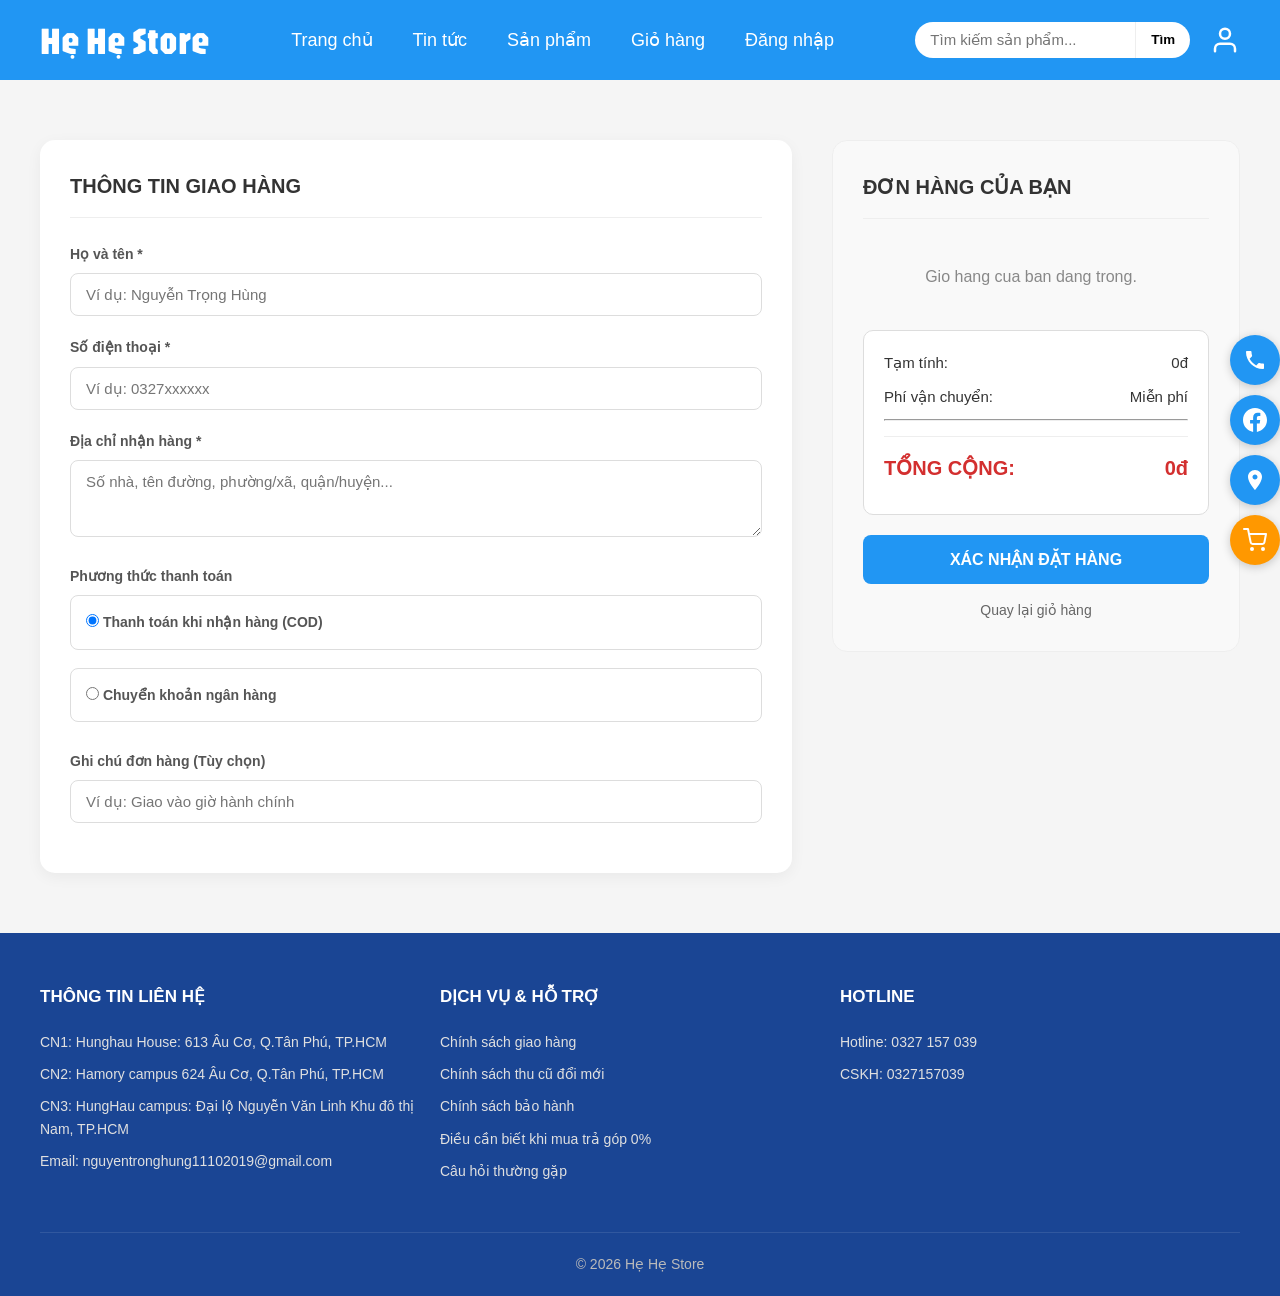
<file: thanhtoan.html>
<!DOCTYPE html>
<!-- =========================================
     CHECKOUT PAGE - Trang thanh toán đơn hàng
     =========================================
     Mục đích: Thu thập thông tin giao hàng và xác nhận đơn hàng
     Chức năng: Form thông tin giao hàng, chọn phương thức thanh toán, tóm tắt đơn hàng
     Dependencies: checkout.js (xử lý thanh toán), cart.js (lấy dữ liệu giỏ hàng), auth.js (xác thực)
     ========================================= -->
<html lang="vi">
    <!-- =========================================
         HEAD SECTION - Phần đầu trang
         ========================================= -->
    <head>
        <!-- Character encoding - Mã hóa ký tự UTF-8 cho tiếng Việt -->
        <meta charset="UTF-8">

        <!-- Viewport meta tag - Responsive design cho mobile -->
        <meta name="viewport" content="width=device-width, initial-scale=1.0">

        <!-- Page title - Tiêu đề trang hiển thị trên tab trình duyệt -->
        <title>Thanh toán đơn hàng - HEHESTORE</title>

        <!-- External CSS - File CSS chính của website -->
        <link rel="stylesheet" href="css/style.css">

        <!-- Google Fonts - Font chữ Jaro cho branding -->
        <link href="https://fonts.googleapis.com/css2?family=Jaro&display=swap" rel="stylesheet">
    </head>

    <body>
        <!-- =========================================
             FLOATING BUTTONS - Các nút nổi cố định
             =========================================
             Mục đích: Liên hệ nhanh, mạng xã hội, vị trí, giỏ hàng
             Vị trí: Cố định góc phải màn hình, luôn hiển thị
             ========================================= -->
        <div class="float-buttons">
            <!-- Nút gọi điện - Liên hệ hotline -->
            <a href="tel:0327157039" class="float-btn" title="Gọi ngay: 0327 157 039">
                <svg width="24" height="24" viewBox="0 0 24 24" fill="currentColor">
                    <path d="M6.62 10.79c1.44 2.83 3.76 5.14 6.59 6.59l2.2-2.2c.27-.27.67-.36 1.02-.24 1.12.37 2.33.57 3.57.57.55 0 1 .45 1 1V20c0 .55-.45 1-1 1-9.39 0-17-7.61-17-17 0-.55.45-1 1-1h3.5c.55 0 1 .45 1 1 0 1.25.2 2.45.57 3.57.11.35.03.74-.25 1.02l-2.2 2.2z"/>
                </svg>
            </a>

            <!-- Nút Facebook - Liên kết mạng xã hội -->
            <a href="https://www.facebook.com/hung.ngue.79" class="float-btn" target="_blank" rel="noopener" title="Facebook">
                <svg width="24" height="24" viewBox="0 0 24 24" fill="currentColor">
                    <path d="M24 12.073c0-6.627-5.373-12-12-12s-12 5.373-12 12c0 5.99 4.388 10.954 10.125 11.854v-8.385H7.078v-3.47h3.047V9.43c0-3.007 1.792-4.669 4.533-4.669 1.312 0 2.686.235 2.686.235v2.953H15.83c-1.491 0-1.956.925-1.956 1.874v2.25h3.328l-.532 3.47h-2.796v8.385C19.612 23.027 24 18.062 24 12.073z"/>
                </svg>
            </a>

            <!-- Nút vị trí - Xem trên Google Maps -->
            <a href="https://maps.app.goo.gl/qzLiymFsyTjQMHur7" class="float-btn" target="_blank" rel="noopener" title="Xem vị trí trên Google Maps">
                <svg width="24" height="24" viewBox="0 0 24 24" fill="currentColor">
                    <path d="M12 2C8.13 2 5 5.13 5 9c0 5.25 7 13 7 13s7-7.75 7-13c0-3.87-3.13-7-7-7zm0 9.5c-1.38 0-2.5-1.12-2.5-2.5s1.12-2.5 2.5-2.5 2.5 1.12 2.5 2.5-1.12 2.5-2.5 2.5z"/>
                </svg>
            </a>

            <!-- Nút giỏ hàng - Truy cập giỏ hàng với badge số lượng -->
            <a href="giohang.html" class="float-btn float-cart" title="Xem giỏ hàng">
                <svg width="24" height="24" viewBox="0 0 24 24" fill="none" stroke="currentColor" stroke-width="2" stroke-linecap="round" stroke-linejoin="round">
                    <circle cx="9" cy="21" r="1"></circle>
                    <circle cx="20" cy="21" r="1"></circle>
                    <path d="M1 1h4l2.68 13.39a2 2 0 0 0 2 1.61h9.72a2 2 0 0 0 2-1.61L23 6H6"></path>
                </svg>
                <!-- Badge hiển thị số lượng sản phẩm trong giỏ -->
                <span class="cart-badge" id="cart-badge-count">0</span>
            </a>
        </div>

        <!-- =========================================
             SITE HEADER - Header trang web
             =========================================
             Mục đích: Navigation chính, logo, tìm kiếm
             Cấu trúc: Logo + Menu + Search + Account
             ========================================= -->
        <header class="site-header">
            <div class="container">
                <!-- Logo website - Link về trang chủ -->
                <h1 class="logo">
                    <a href="index.html">Hẹ Hẹ Store</a>
                </h1>

                <!-- Main navigation - Menu điều hướng chính -->
                <nav class="main-nav">
                    <ul>
                        <li><a href="index.html">Trang chủ</a></li>
                        <li><a href="tintuc.html">Tin tức</a></li>

                        <!-- Dropdown menu sản phẩm -->
                        <li class="nav-dropdown">
                            <a href="#">Sản phẩm</a>
                            <div class="dropdown-menu">
                                <a href="index.html#iphone">iPhone</a>
                                <a href="index.html#macbook">MacBook</a>
                                <a href="index.html#ipad">iPad</a>
                                <a href="index.html#phukien">Phụ kiện</a>
                            </div>
                        </li>

                        <li><a href="giohang.html">Giỏ hàng</a></li>
                        <li><a href="dangnhap.html">Đăng nhập</a></li>
                    </ul>
                </nav>

                <!-- Header right section - Tìm kiếm và tài khoản -->
                <div class="header-right">
                    <!-- Search box - Ô tìm kiếm sản phẩm -->
                    <div class="search-box">
                        <input type="text" placeholder="Tìm kiếm sản phẩm...">
                        <button>Tìm</button>
                    </div>

                    <!-- Account link - Link đến trang tài khoản -->
                    <a href="dangnhap.html" class="account-link" title="Tài khoản">
                        <svg viewBox="0 0 24 24" fill="none" stroke="currentColor" stroke-width="2" stroke-linecap="round" stroke-linejoin="round">
                            <path d="M20 21v-2a4 4 0 0 0-4-4H8a4 4 0 0 0-4 4v2"></path>
                            <circle cx="12" cy="7" r="4"></circle>
                        </svg>
                    </a>
                </div>
            </div>
        </header>

        <!-- =========================================
             MAIN CONTENT - Nội dung chính
             =========================================
             Mục đích: Form thanh toán và tóm tắt đơn hàng
             Layout: 2 cột (thông tin giao hàng + tóm tắt đơn hàng)
             ========================================= -->
        <main class="container">
            <div class="checkout-container">

                <!-- =========================================
                     CHECKOUT LEFT - Thông tin giao hàng
                     =========================================
                     Mục đích: Thu thập thông tin giao hàng từ khách hàng
                     Chức năng: Form validation, lưu thông tin giao hàng
                     ========================================= -->
                <section class="checkout-left">
                    <h2 class="checkout-title">THÔNG TIN GIAO HÀNG</h2>

                    <!-- Checkout form - Form thu thập thông tin giao hàng -->
                    <form id="checkout-form">
                        <!-- Họ và tên - Trường bắt buộc -->
                        <div class="form-group">
                            <label for="full-name">Họ và tên *</label>
                            <input type="text" id="full-name" placeholder="Ví dụ: Nguyễn Trọng Hùng" required>
                        </div>

                        <!-- Số điện thoại - Trường bắt buộc -->
                        <div class="form-group">
                            <label for="phone-number">Số điện thoại *</label>
                            <input type="tel" id="phone-number" placeholder="Ví dụ: 0327xxxxxx" required>
                        </div>

                        <!-- Địa chỉ giao hàng - Trường bắt buộc -->
                        <div class="form-group">
                            <label for="address">Địa chỉ nhận hàng *</label>
                            <textarea id="address" rows="3" placeholder="Số nhà, tên đường, phường/xã, quận/huyện..." required></textarea>
                        </div>

                        <!-- Phương thức thanh toán - Radio buttons -->
                        <div class="form-group">
                            <label>Phương thức thanh toán</label>
                            <div class="payment-methods">
                                <!-- Thanh toán khi nhận hàng (COD) -->
                                <label class="payment-item">
                                    <input type="radio" name="payment" value="cod" checked>
                                    <span>Thanh toán khi nhận hàng (COD)</span>
                                </label>

                                <!-- Chuyển khoản ngân hàng -->
                                <label class="payment-item">
                                    <input type="radio" name="payment" value="bank">
                                    <span>Chuyển khoản ngân hàng</span>
                                </label>
                            </div>
                        </div>

                        <!-- Ghi chú đơn hàng - Trường tùy chọn -->
                        <div class="form-group">
                            <label for="order-note">Ghi chú đơn hàng (Tùy chọn)</label>
                            <input type="text" id="order-note" placeholder="Ví dụ: Giao vào giờ hành chính">
                        </div>
                    </form>
                </section>

                <!-- =========================================
                     CHECKOUT RIGHT - Tóm tắt đơn hàng
                     =========================================
                     Mục đích: Hiển thị chi tiết đơn hàng và tổng tiền
                     Chức năng: Tính tổng tiền, hiển thị danh sách sản phẩm
                     ========================================= -->
                <section class="checkout-right">
                    <h2 class="checkout-title">ĐƠN HÀNG CỦA BẠN</h2>

                    <!-- Danh sách sản phẩm trong đơn hàng -->
                    <div id="order-summary-list" class="order-summary">
                        <p class="loading-cart">Đang tải giỏ hàng...</p>
                    </div>

                    <!-- Box tính tổng tiền -->
                    <div class="checkout-total-box">
                        <!-- Tạm tính - Tổng tiền sản phẩm -->
                        <div class="total-row">
                            <span>Tạm tính:</span>
                            <span id="checkout-subtotal">0đ</span>
                        </div>

                        <!-- Phí vận chuyển - Miễn phí -->
                        <div class="total-row">
                            <span>Phí vận chuyển:</span>
                            <span>Miễn phí</span>
                        </div>

                        <!-- Đường kẻ ngang -->
                        <hr>

                        <!-- Tổng cộng cuối cùng -->
                        <div class="total-row final-total">
                            <span>TỔNG CỘNG:</span>
                            <span id="checkout-final-total">0đ</span>
                        </div>
                    </div>

                    <!-- Nút xác nhận đặt hàng -->
                    <button type="button" class="btn-confirm-order" onclick="xuLyThanhToan()">XÁC NHẬN ĐẶT HÀNG</button>

                    <!-- Link quay lại giỏ hàng -->
                    <a href="giohang.html" class="back-to-cart"> Quay lại giỏ hàng</a>
                </section>

            </div>
        </main>

        <!-- =========================================
             SITE FOOTER - Footer trang web
             =========================================
             Mục đích: Thông tin liên hệ, dịch vụ, hotline
             Cấu trúc: 3 cột thông tin + copyright
             ========================================= -->
        <footer class="site-footer">
            <div class="footer-container">
                <!-- Contact information - Thông tin liên hệ -->
                <section>
                    <h3>THÔNG TIN LIÊN HỆ</h3>
                    <p>CN1: Hunghau House: 613 Âu Cơ, Q.Tân Phú, TP.HCM</p>
                    <p>CN2: Hamory campus 624 Âu Cơ, Q.Tân Phú, TP.HCM</p>
                    <p>CN3: HungHau campus: Đại lộ Nguyễn Văn Linh Khu đô thị Nam, TP.HCM</p>
                    <p>Email: nguyentronghung11102019@gmail.com</p>
                </section>

                <!-- Services and support - Dịch vụ và hỗ trợ -->
                <section>
                    <h3>DỊCH VỤ & HỖ TRỢ</h3>
                    <p>Chính sách giao hàng</p>
                    <p>Chính sách thu cũ đổi mới</p>
                    <p>Chính sách bảo hành</p>
                    <p>Điều cần biết khi mua trả góp 0%</p>
                    <p>Câu hỏi thường gặp</p>
                </section>

                <!-- Hotline - Thông tin hotline -->
                <section>
                    <h3>HOTLINE</h3>
                    <p>Hotline: 0327 157 039</p>
                    <p>CSKH: 0327157039</p>
                </section>
            </div>

            <!-- Copyright notice - Thông tin bản quyền -->
            <p class="copyright">© 2026 Hẹ Hẹ Store</p>
        </footer>

        <!-- =========================================
             JAVASCRIPT FILES - Các file script
             ========================================= -->
        <!-- Data layer - Chứa dữ liệu sản phẩm và người dùng -->
        <script src="js/data.js"></script>

        <!-- Auth script - Xử lý xác thực người dùng -->
        <script src="js/auth.js"></script>

        <!-- Cart script - Quản lý giỏ hàng -->
        <script src="js/cart.js"></script>

        <!-- Checkout script - Xử lý thanh toán và đặt hàng -->
        <script src="js/checkout.js"></script>

    </body>
</html>
</file>
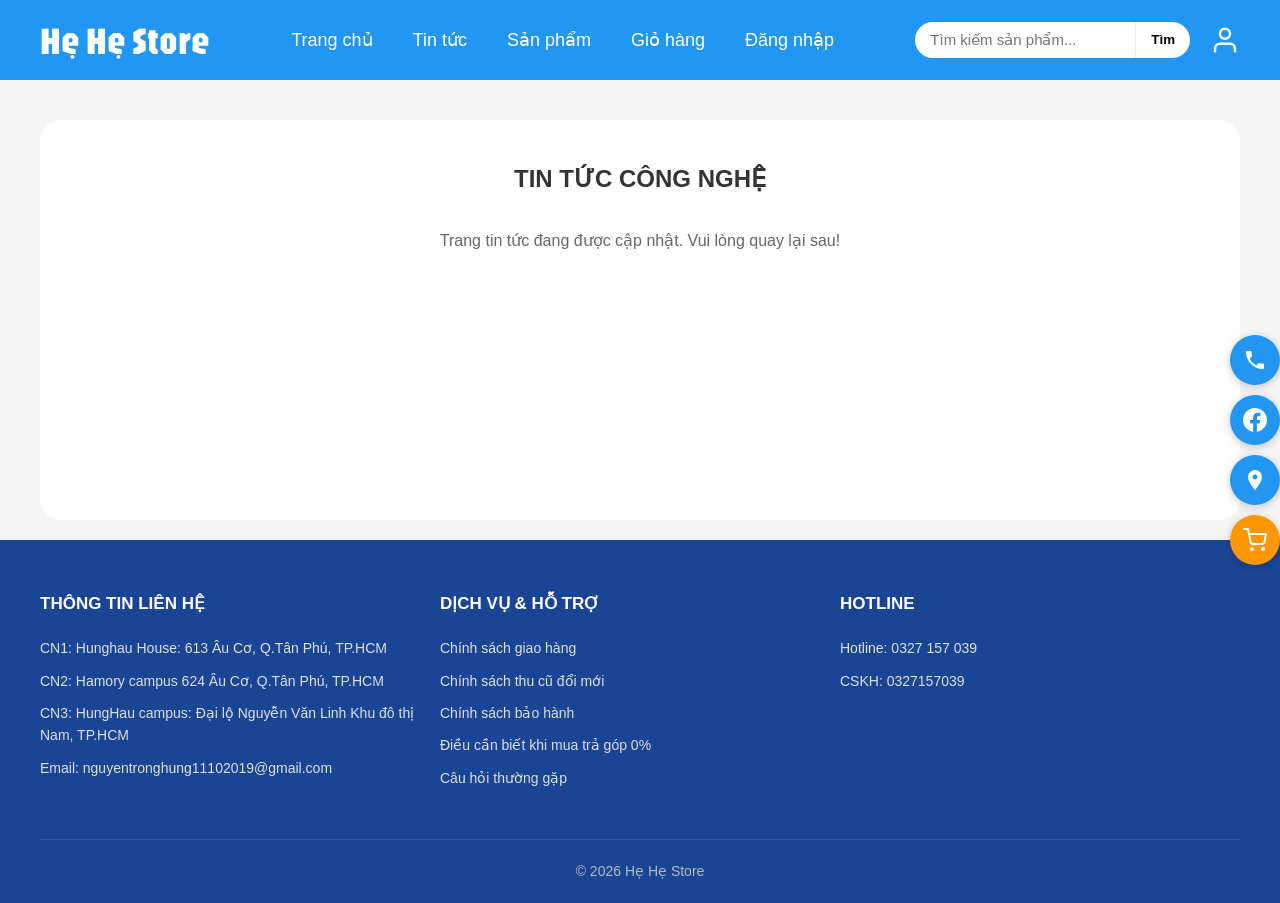
<file: tintuc.html>
<!-- ==========================================================
     TRANG TIN TỨC - Hẹ Hẹ Store
     File: tintuc.html
     Chức năng: Cập nhật các tin tức mới nhất về công nghệ và khuyến mãi.
     ========================================================== -->

<!doctype html>
<html lang="vi">
<head>
    <!-- ================= META TAGS ================= -->
    <meta charset="UTF-8">
    <meta name="viewport" content="width=device-width, initial-scale=1.0">
    <title>Tin tức - HEHESTORE</title>

    <!-- ================= CSS & FONTS ================= -->
    <link rel="stylesheet" href="css/style.css">
    <link href="https://fonts.googleapis.com/css2?family=Jaro&display=swap" rel="stylesheet">
</head>

<body>

    <!-- ================= NÚT NỔI (FLOAT BUTTONS) ================= -->
    <div class="float-buttons">
        <a href="tel:0327157039" class="float-btn" title="Gọi ngay: 0327 157 039">
            <svg width="24" height="24" viewBox="0 0 24 24" fill="currentColor"><path d="M6.62 10.79c1.44 2.83 3.76 5.14 6.59 6.59l2.2-2.2c.27-.27.67-.36 1.02-.24 1.12.37 2.33.57 3.57.57.55 0 1 .45 1 1V20c0 .55-.45 1-1 1-9.39 0-17-7.61-17-17 0-.55.45-1 1-1h3.5c.55 0 1 .45 1 1 0 1.25.2 2.45.57 3.57.11.35.03.74-.25 1.02l-2.2 2.2z"/></svg>
        </a>
        <a href="https://www.facebook.com/hung.ngue.79" class="float-btn" target="_blank" rel="noopener" title="Facebook">
            <svg width="24" height="24" viewBox="0 0 24 24" fill="currentColor"><path d="M24 12.073c0-6.627-5.373-12-12-12s-12 5.373-12 12c0 5.99 4.388 10.954 10.125 11.854v-8.385H7.078v-3.47h3.047V9.43c0-3.007 1.792-4.669 4.533-4.669 1.312 0 2.686.235 2.686.235v2.953H15.83c-1.491 0-1.956.925-1.956 1.874v2.25h3.328l-.532 3.47h-2.796v8.385C19.612 23.027 24 18.062 24 12.073z"/></svg>
        </a>
        <a href="https://maps.app.goo.gl/qzLiymFsyTjQMHur7" class="float-btn" target="_blank" rel="noopener" title="Xem vị trí trên Google Maps">
            <svg width="24" height="24" viewBox="0 0 24 24" fill="currentColor"><path d="M12 2C8.13 2 5 5.13 5 9c0 5.25 7 13 7 13s7-7.75 7-13c0-3.87-3.13-7-7-7zm0 9.5c-1.38 0-2.5-1.12-2.5-2.5s1.12-2.5 2.5-2.5 2.5 1.12 2.5 2.5-1.12 2.5-2.5 2.5z"/></svg>
        </a>
        <a href="giohang.html" class="float-btn float-cart" title="Xem giỏ hàng">
            <svg width="24" height="24" viewBox="0 0 24 24" fill="none" stroke="currentColor" stroke-width="2" stroke-linecap="round" stroke-linejoin="round"><circle cx="9" cy="21" r="1"></circle><circle cx="20" cy="21" r="1"></circle><path d="M1 1h4l2.68 13.39a2 2 0 0 0 2 1.61h9.72a2 2 0 0 0 2-1.61L23 6H6"></path></svg>
            <span class="cart-badge" id="cart-badge-count">0</span>
        </a>
    </div>

    <!-- ================= HEADER ================= -->
    <header class="site-header">
        <div class="container">
            <h1 class="logo">
                <a href="index.html">Hẹ Hẹ Store</a>
            </h1>
            <nav class="main-nav">
                <ul>
                    <li><a href="index.html">Trang chủ</a></li>
                    <li><a href="tintuc.html">Tin tức</a></li>
                    <li class="nav-dropdown">
                        <a href="#">Sản phẩm</a>
                        <div class="dropdown-menu">
                            <a href="index.html#iphone">iPhone</a>
                            <a href="index.html#macbook">MacBook</a>
                            <a href="index.html#ipad">iPad</a>
                            <a href="index.html#phukien">Phụ kiện</a>
                        </div>
                    </li>
                    <li><a href="giohang.html">Giỏ hàng</a></li>
                    <li><a href="dangnhap.html">Đăng nhập</a></li>
                </ul>
            </nav>
            <div class="header-right">
                <div class="search-box">
                    <input type="text" placeholder="Tìm kiếm sản phẩm...">
                    <button>Tìm</button>
                </div>
                <a href="dangnhap.html" class="account-link" title="Tài khoản">
                    <svg viewBox="0 0 24 24" fill="none" stroke="currentColor" stroke-width="2" stroke-linecap="round" stroke-linejoin="round">
                        <path d="M20 21v-2a4 4 0 0 0-4-4H8a4 4 0 0 0-4 4v2"></path>
                        <circle cx="12" cy="7" r="4"></circle>
                    </svg>
                </a>
            </div>
        </div>
    </header>

    <!-- ================= NỘI DUNG CHÍNH (TIN TỨC) ================= -->
    <main class="container">
        <section class="news-section">
            <h2 class="news-title">TIN TỨC CÔNG NGHỆ</h2>
            <p class="news-placeholder">Trang tin tức đang được cập nhật. Vui lòng quay lại sau!</p>
        </section>
    </main>

    <!-- ================= FOOTER ================= -->
    <footer class="site-footer">
        <div class="footer-container">
            <section>
                <h3>THÔNG TIN LIÊN HỆ</h3>
                <p>CN1: Hunghau House: 613 Âu Cơ, Q.Tân Phú, TP.HCM</p>
                <p>CN2: Hamory campus 624 Âu Cơ, Q.Tân Phú, TP.HCM</p>
                <p>CN3: HungHau campus: Đại lộ Nguyễn Văn Linh Khu đô thị Nam, TP.HCM</p>
                <p>Email: nguyentronghung11102019@gmail.com</p>
            </section>
            <section>
                <h3>DỊCH VỤ & HỖ TRỢ</h3>
                <p>Chính sách giao hàng</p>
                <p>Chính sách thu cũ đổi mới</p>
                <p>Chính sách bảo hành</p>
                <p>Điều cần biết khi mua trả góp 0%</p>
                <p>Câu hỏi thường gặp</p>
            </section>
            <section>
                <h3>HOTLINE</h3>
                <p>Hotline: 0327 157 039</p>
                <p>CSKH: 0327157039</p>
            </section>
        </div>
        <p class="copyright">© 2026 Hẹ Hẹ Store</p>
    </footer>

    <!-- ================= SCRIPTS ================= -->
    <script src="js/data.js"></script>
    <script src="js/auth.js"></script>
    <script src="js/cart.js"></script>
</body>
</html>
</file>
<file: css/style.css>
/**

   0.  NÚT NỔI - Giao diện giả định các liên kết nổi bên phải   
   1.  GLOBAL SETTINGS - Thiết lập CSS chung toàn trang         
   2.  HEADER - Thanh đầu trang logo, menu, tìm kiếm           
   3.  MAIN - Nội dung trang chủ (slider, sản phẩm)           
   4.  CART PAGE - Trang giỏ hàng và các mục hàng              
   5.  AUTH PAGE - Trang đăng nhập, đăng ký người dùng        
   6.  FOOTER - Chân trang thông tin liên hệ                 
   7.  PRODUCT DETAIL PAGE - Chi tiết sản phẩm riêng lẻ     
   8.  CHECKOUT PAGE - Trang thanh toán, óc xác nhận đơn       
   9.  ORDER HISTORY PAGE - Lịch sử đơn hàng người dùng      
   10. PROFILE PAGE - Hồ sơ cá nhân khách hàng                 
   11. SEARCH SUGGESTIONS - Khung gợi ý tìm kiếm nhanh        
   12. ADMIN PANEL - Giao diện quản trị hệ thống             
   13. RESPONSIVE D

ESIGN - Thiết kế thích ứng mobile         
 *  14. UTILITIES - Các class tiện ích phụ trợ           
 * 

 *  💡 LƯU Ý QUAN TRỌNG:                                                    
 *  Mỗi phần chính được bao quanh bởi comment đậm để dễ tìm kiếm          
 *  Sử dụng flex/grid layout để responsive trên đa nền tảng              
 *  Các màu sắc chuẩn: Xanh #2196F3, Đỏ #d32f2f, Vàng #ffc107         
 *  Breakpoint mobile: 768px (tablet), 480px (phone)                    
 *  Tất cả transition mặc định là 0.3s tốc độ ease                      
 
 */

/**
 * 
 * NÚT NỔI BÊN PHẢI - Floating Buttons
 * 
 * 
 * Mục đích: Cung cấp các liên kết nhanh chóng (Gọi điện, Facebook, Maps, Giỏ hàng)
 *          Luôn visible khi người dùng cuộn trang, dán ở cạnh phải chiếc màn hình
 * 
 * Thành phần:
 * float-buttons  → Container chứa tất cả các nút
 * float-btn      → Kiểu chung cho mỗi nút riêng biệt
 * float-cart     → Nút giỏ hàng (khác màu cam)
 * cart-badge     → Chấm đỏ hiển thị số lượng sản phẩm
 * 
 */
/* Cụm container bao bọc các nút nổi. Đặt ở vị trí fixed để không bị cuộn đi. */

.float-buttons {
    /* LAYOUT POSITIONING - Vị trí cố định */
    position: fixed;          /* Cố định trên màn hình, không bị cuộn */
    right: 0;                 /* Ép sát lề phải của viewport (kính chắn gió trình duyệt) */
    top: 50%;                 /* Đặt cạnh trên cách mép trên 50% (giữa dọc) */
    
    /* TRANSFORM - Hiệu ứng biến đổi */
    transform: translateY(-50%);  /* Di chuyển lên 50% chiều cao của chính nó để thực sự căn giữa */
    
    /* FLEXBOX LAYOUT - Sắp xếp nút theo hàng dọc */
    display: flex;            /* Kích hoạt flexbox layout */
    flex-direction: column;   /* Xếp các items theo chiều dọc (từ trên xuống) */
    gap: 10px;                /* Khoảng cách 10px giữa mỗi nút */
    
    /* STACKING & SPACING */
    z-index: 999;             /* Mười cửa sổ z - Luôn hiển thị trên tất cả các element khác */
    padding: 10px 0;          /* Padding trên/dưới 10px, trái/phải 0 */
}

/* Định dạng cơ bản cho mỗi nút nổi - Tạo hình tròn có hover effect */
.float-btn {
    /* KÍCH THƯỚC - Hình vuông 50x50px */
    width: 50px;
    height: 50px;
    
    /* FLEXBOX - Căn giữa icon bên trong nút */
    display: flex;
    align-items: center;      /* Căn giữa theo chiều dọc */
    justify-content: center;  /* Căn giữa theo chiều ngang */
    
    /* MÀU SẮC - Xanh lam chuẩn */
    background: #2196F3;      /* Color: Xanh lam (Primary color) */
    color: #fff;              /* Icon color: Trắng */
    
    /* HÌNH DÁNG - Tròn hoàn hảo */
    border-radius: 50%;       /* Bo tròn 50% = hình tròn (50% = 25px khi width/height = 50px) */
    
    /* HIỆU ỨNG - Bóng đổ nhẹ */
    box-shadow: 0 2px 10px rgba(0,0,0,0.2);  /* Bóng: Offset Y 2px, Blur 10px, Color đen trong suốt 20% */
    
    /* ANIMATION - Chuyển đổi mềm mại */
    transition: all 0.3s;     /* Tất cả thuộc tính chuyển đổi trong 0.3 giây */
}

/* Hiệu ứng khi người dùng di chuột vào nút nổi (Hover effect) */
.float-btn:hover {
    background: #1A7ACD;      /* Đổi sang xanh lam tối hơn (màu xanh đậm) */
    transform: scale(1.1);    /* Phóng to nút lên 110% (phóng to 10%) - Tạo cảm giác tương tác */
    box-shadow: 0 4px 15px rgba(33, 150, 243, 0.5);  /* Bóng đổ sâu hơn, màu xanh - Tạo độ sâu */
}

/* Màu riêng cho nút thứ 2 (Facebook) khi hover */
.float-buttons a:nth-child(2):hover {
    background: #1877F2; /* Màu xanh chuẩn của Facebook */
}

/* Màu riêng cho nút thứ 3 (Zalo/Phone/Maps) khi hover */
.float-buttons a:nth-child(3):hover {
    background: #34A853; /* Màu xanh lá */
}

/* Định dạng cho nút giỏ hàng nổi */
.float-cart {
    background: #ff9800; /* Màu cam */
    position: relative; /* Đặt position relative để chấm đỏ định vị dựa theo nút này */
}

.float-cart:hover {
    background: #f57c00; /* Đổi màu cam tối hơn khi hover */
}

/* Chấm đỏ hiển thị số lượng sản phẩm trong giỏ hàng - Badge counter */
.cart-badge {
    /* POSITIONING - Định vị tuyệt đối so với .float-cart (parent) */
    position: absolute;       /* Định vị tuyệt đối (dựa vào parent position: relative) */
    top: -5px;                /* Cách mép trên -5px (nằm trên nút một chút) */
    right: -5px;              /* Cách mép phải -5px (nằm ngoài nút một chút) */
    
    /* KÍCH THƯỚC - Hình tròn nhỏ */
    width: 22px;
    height: 22px;
    border-radius: 50%;       /* Hình tròn hoàn hảo */
    
    /* MÀU SẮC - Đỏ chuẩn */
    background: #d32f2f;      /* Nền đỏ (Notification red - Đỏ báo cáo) */
    color: #fff;              /* Chữ trắng */
    
    /* TEXT STYLING - Căn giữa chữ số */
    font-size: 12px;
    font-weight: bold;        /* In đậm */
    display: flex;
    align-items: center;      /* Căn giữa số theo chiều dọc */
    justify-content: center;  /* Căn giữa số theo chiều ngang */
    
    /* BORDER & SHADOW - Viền trắng để nổi bật */
    border: 2px solid #fff;   /* Viền trắng 2px - Giúp nó nổi bật trên nền cam */
    box-shadow: 0 2px 5px rgba(0,0,0,0.2);  /* Bóng đổ nhẹ */
}

/**
 
  1 GLOBAL SETTINGS - Thiết lập CSS chung cho toàn trang
 * 
 * 
 Mục đích: Xác định các giá trị mặc định cho tất cả phần tử HTML
 Bao gồm:
 Reset margin/padding để loại bỏ style mặc định của trình duyệt
 Box-sizing: border-box để tính toán kích thước chính xác
 Font chữ, màu chữ, nền mặc định cho toàn bộ trang
 Container wrapper giới hạn độ rộng tối đa
 

 */
/* RESET CSS - Xoá tất cả margin/padding mặc định của trình duyệt */
* {
    /* MỘT CÔNG THỨC CỐI CỦA MỌI WEB DESIGNER */
    margin: 0;                /* Xoá margin mặc định (trình duyệt thêm margin vào một số element) */
    padding: 0;               /* Xoá padding mặc định (ví dụ: <body>, <p>, <h1-h6> đều có padding) */
    
    /* BOX MODEL - Cách tính kích thước */
    box-sizing: border-box;   /* QUAN TRỌNG: Tính kích thước bao gồm border + padding vào trong width/height
                                 Nếu không có, width: 100px + padding: 10px = 120px thực tế
                                 Với border-box: width: 100px = đúng 100px (border+padding tính vào) */
}

/* Thiết lập font chữ, khoảng cách dòng và màu chữ mặc định cho toàn bộ body */
body {
    /* TYPOGRAPHY - Cụm font chữ */
    font-family: Arial, sans-serif;       /* Font: Arial hoặc bất kỳ sans-serif nào nếu Arial không có */
    line-height: 1.6;                     /* Khoảng cách dòng: 1.6 lần kích thước font (dễ đọc hơn) */
                                          /* Nếu font-size = 16px, line-height = 1.6 * 16 = 25.6px */
    
    /* COLOR SCHEME - Bảng màu */
    background-color: #f5f5f5;            /* Nền khá nhạt - Xám nhạt (RGB: 245,245,245 = xám 96%) */
    color: #333;                          /* Màu chữ: Đen chút xám trung bình (RGB: 51,51,51) */
                                          /* Không dùng màu đen #000 vì quá cứng, không thoải mái mắt */
}

/* Giới hạn độ rộng của các container chứa nội dung và căn giữa trang */
.container, main, .footer-container, .copyright {
    width: 1200px; /* Độ rộng cố định */
    margin: 0 auto; /* Căn giữa tự động dựa trên margin trái và phải */
}

/**

 * 2 HEADER - Thanh đầu trang

  
 Mục đích: Tạo thanh menu cao cấp chứa Logo, Menu điều hướng, Tìm kiếm
  
Bố cục: Flexbox nằm ngang
Trái: Logo "Hẹ Hẹ Store" (Font Jaro đặc trưng)
Giữa: Menu chính (Trang chủ, Tin tức, Sản phẩm dropdown, Giỏ hàng, Đăng nhập)
 Phải: Ô tìm kiếm sản phẩm, Icon tài khoản
  
Màu sắc: Xanh lam #2196F3, các link là trắng
 Chiều cao: 80px, cố định ở trên cùng
 
/* Khối header chứa logo, menu, ô tìm kiếm */
.site-header {
    background-color: #2196F3; /* Màu nền xanh lam */
    width: 100%;
    height: 80px;
    display: flex; /* Dùng flexbox */
    align-items: center; /* Căn giữa nội dung theo chiều dọc */
}

/* Container bên trong header, chứa nội dung chính */
.site-header .container {
    display: flex;
    align-items: center; 
    justify-content: space-between; /* Đẩy các nhóm (logo, menu, search) ra các góc/giữa */
}

/* Logo Hẹ Hẹ Store */
.logo a {
    font-family: 'Jaro', sans-serif; /* Font Jaro đặc trưng */
    font-size: 38px;
    color: #fff; /* Màu trắng */
    text-decoration: none; /* Bỏ gạch chân link */
}

/* Menu chính (nav) */
.main-nav ul {
    list-style: none; /* Xóa các chấm tròn của list */
    display: flex; /* Sắp xếp các mục menu theo hàng ngang */
    gap: 40px; /* Khoảng cách giữa các mục menu */
}

/* Link trong menu chính */
.main-nav a {
    color: #fff; /* Màu trắng */
    text-decoration: none; /* Bỏ gạch chân */
    font-size: 18px;
}

/* Vùng chứa dropdown menu (Danh mục sản phẩm) */
.nav-dropdown {
    position: relative; /* Làm gốc định vị cho dropdown-menu bên trong */
    padding-bottom: 10px; /* Mở rộng vùng hover */
    margin-bottom: -10px; /* Đẩy margin âm để không làm dãn bố cục */
}

/* Menu dropdown xổ xuống (ẩn theo mặc định) */
.nav-dropdown .dropdown-menu {
    display: none; /* Ẩn menu dropdown khi không hover */
    position: absolute; /* Định vị tuyệt đối dựa vào .nav-dropdown */
    top: calc(100% - 10px); /* Đặt vị trí dưới menu chính */
    left: 50%; /* Căn giữa menu dropdown theo chiều ngang của menu chính */
    transform: translateX(-50%); /* Dịch lại 50% độ rộng của nó để thực sự căn giữa */
    width: 200px;
    background: #fff;
    border-radius: 10px;
    box-shadow: 0 8px 25px rgba(0,0,0,0.15); /* Tạo bóng đổ mờ */
    padding: 10px 0;
    z-index: 100; /* Đảm bảo menu dropdown nằm trên các nội dung khác */
    border: 1px solid #eee;
}

/* Hiển thị dropdown-menu khi di chuột vào mục chứa nó (.nav-dropdown) */
.nav-dropdown:hover .dropdown-menu {
    display: block;
}

/* Link trong menu dropdown */
.dropdown-menu a {
    display: block; /* Trải dài hết chiều rộng menu dropdown */
    padding: 12px 20px;
    color: #333;
    text-decoration: none;
    font-size: 16px;
    transition: all 0.2s; /* Chuyển đổi màu nền mượt mà */
}

/* Hiệu ứng khi hover vào các link trong menu dropdown */
.dropdown-menu a:hover {
    background-color: #f5f5f5; /* Màu nền xám nhạt */
    color: #2196F3; /* Chữ chuyển xanh lam */
}

/* Nhóm phần tử bên phải header (ô tìm kiếm, icon tài khoản) */
.header-right {
    display: flex;
    align-items: center; /* Căn giữa dọc */
    gap: 20px; /* Khoảng cách giữa ô tìm kiếm và icon tài khoản */
}

/* Khung chứa input tìm kiếm và nút bấm */
.search-box {
    display: flex;
    align-items: center;
    height: 36px;
}

/* Ô nhập từ khóa tìm kiếm */
.search-box input {
    height: 100%;
    width: 220px;
    border-radius: 20px 0 0 20px; /* Bo cong nửa hình tròn bên trái */
    border: none; /* Bỏ viền */
    padding: 0 15px; /* Khoảng cách từ viền đến chữ */
    outline: none; /* Loại bỏ đường viền mặc định khi click vào (focus) */
    font-size: 15px;
}

/* Nút tìm kiếm (kính lúp) */
.search-box button {
    height: 100%;
    border-radius: 0 20px 20px 0; /* Bo cong nửa hình tròn bên phải */
    border: none;
    padding: 0 15px;
    background: #fff; /* Nền trắng giống ô input */
    font-weight: bold;
    cursor: pointer; /* Đổi hình con trỏ chuột khi hover */
    border-left: 1px solid #eee; /* Đường viền mỏng ngăn cách giữa nút và input */
}

/* Biểu tượng tài khoản ở góc phải header */
.account-link {
    color: #fff;
    display: flex;
    align-items: center;
    justify-content: center;
    transition: all 0.2s;
    text-decoration: none;
}

.account-link:hover {
    transform: scale(1.1); /* Phóng to nhẹ khi di chuột vào */
    opacity: 0.9;
}

.account-link svg {
    width: 30px; /* Kích thước icon */
    height: 30px;
}

/**
  
  3  MAIN - Nội dung chính trang Home (Trang chủ)
 
  Thành phần chính:
 Banner Slider: Ảnh chuyển động tự động ở đầu trang
 Policy List: 4 ô vàng cam cho chính sách (Bảo hành, Giao hàng...)
 Product Section: Mỗi danh mục sản phẩm (iPhone, MacBook, iPad, Phụ kiện)
 Product Grid: Lưới hiển thị sản phẩm 4 cột
  
  Bố cục:
  Slider: Chiều rộng 100%, chiều cao ~420px
  Policy: Flexbox 4 cột đều nhau
  Grid sản phẩm: CSS Grid 4 cột (repeat(4, 1fr))
  Card sản phẩm: Nương trắng, có hover effect nhấc lên
  

 */
main {
    padding: 20px 0;
}

/* Slider (Ảnh chuyển động) ở đầu trang chủ */
.banner-slider {
    position: relative; /* Gốc tọa độ cho nút chuyển slide (prev/next) */
    width: 100%;
    margin-bottom: 30px;
    overflow: hidden; /* Cắt phần nội dung tràn ra ngoài giới hạn khung */
    border-radius: 10px; /* Bo góc khối banner */
    user-select: none; /* Không cho người dùng bôi đen hình ảnh */
    -webkit-user-select: none;
}

/* Thanh trượt (track) chứa các slide nằm ngang */
.banner-track {
    display: flex; /* Dàn các slide thành một hàng ngang dài */
    width: 100%;
    transition: transform 0.5s ease; /* Hiệu ứng lướt mượt khi dịch chuyển */
}

/* Mỗi ô chứa 1 ảnh slide */
.banner-slide {
    flex: 0 0 100%; /* Buộc mỗi slide phải rộng bằng 100% kích thước .banner-slider */
    width: 100%;
}

.banner-slide img {
    width: 100%;
    max-height: 420px;
    height: auto;
    object-fit: cover; /* Cắt ảnh để vừa vào khung mà không bị bóp méo */
    display: block;
    border-radius: 10px;
}

/* Nút chuyển đổi ảnh (mũi tên trái/phải) */
.banner-btn {
    position: absolute; /* Định vị dựa vào .banner-slider */
    top: 50%;
    transform: translateY(-50%); /* Dịch chuyển ngược lên để thực sự căn giữa theo chiều dọc */
    width: 50px;
    height: 50px;
    border: none;
    border-radius: 50%; /* Bo thành hình tròn */
    background: rgba(0,0,0,0.5); /* Nền đen mờ 50% */
    color: #fff;
    font-size: 32px;
    cursor: pointer;
    line-height: 1; /* Điều chỉnh chiều cao dòng của icon mũi tên */
    padding: 0;
    transition: background 0.3s;
    z-index: 10; /* Nằm đè lên trên ảnh */
}

.banner-btn:hover {
    background: rgba(0,0,0,0.7); /* Tối hơn một chút khi hover */
}

.banner-prev { left: 15px; } /* Mũi tên trái căn trái */
.banner-next { right: 15px; } /* Mũi tên phải căn phải */

/* Vùng hiển thị các chính sách bảo hành, cam kết (4 ô vuông vàng) */
.policy-list {
    display: flex;
    justify-content: space-between; /* Dàn đều 4 ô */
    gap: 20px;
    margin-bottom: 40px;
}

/* Mỗi ô thông tin chính sách */
.policy-list article {
    flex: 1; /* Chiều rộng bằng nhau cho mỗi ô */
    background: linear-gradient(135deg, #ffd54f 0%, #ffc107 30%, #ffb300 70%, #ffa000 100%); /* Nền chuyển màu chéo */
    padding: 24px 20px;
    text-align: center;
    border-radius: 12px;
    box-shadow: 0 4px 15px rgba(255, 193, 7, 0.4), 0 2px 6px rgba(0,0,0,0.1);
    border: 1px solid rgba(255, 255, 255, 0.5);
}

.policy-list article:hover {
    box-shadow: 0 6px 20px rgba(255, 193, 7, 0.5), 0 4px 10px rgba(0,0,0,0.15); /* Bóng đổ mạnh hơn khi hover */
}

.policy-list h3 {
    font-size: 17px;
    font-weight: 700;
    color: #5d4e37; /* Nâu nhạt */
    margin-bottom: 8px;
    letter-spacing: 0.5px;
}

.policy-list article p {
    font-size: 15px;
    color: #4a3c2a;
    font-weight: 500;
    line-height: 1.5;
}

/* Các section phân tách danh mục sản phẩm (iPhone, iPad,...) */
.product-section {
    margin-bottom: 50px;
}

/* Vùng tiêu đề danh mục chứa Tên danh mục và nút Xem tất cả */
.section-header {
    display: flex;
    justify-content: space-between;
    align-items: center;
    margin-bottom: 20px;
}

/* Tên danh mục (ví dụ: iPhone) */
.section-header h2 {
    font-size: 24px;
    padding-left: 10px;
    border-left: 5px solid #2196F3; /* Vạch đứng xanh bên trái tạo điểm nhấn */
}

/* Nút Xem tất cả kế bên tên danh mục */
.view-all-btn {
    color: #2196F3;
    text-decoration: none;
    font-size: 16px;
    font-weight: 500;
    transition: all 0.2s;
}

.view-all-btn:hover {
    text-decoration: underline;
    color: #1A7ACD;
}

/* Lưới hiển thị các sản phẩm (Dùng CSS Grid cho layout tốt hơn Flexbox) */
.product-list {
    /* CSS GRID LAYOUT - Tạo lưới sản phẩm */
    display: grid;                        /* Kích hoạt CSS Grid layout (mạnh hơn Flexbox cho 2D layout) */
    grid-template-columns: repeat(4, 1fr); /* Tạo 4 cột:
                                              - repeat(4, 1fr) = Tạo 4 cột với kích thước bằng nhau
                                              - 1fr = 1 fraction unit = chia chiều rộng thành 4 phần bằng nhau
                                              - Ví dụ: width: 1200px → mỗi cột: 300px */
    gap: 20px;                            /* Khoảng cách 20px giữa các cột và hàng
                                              (Cả chiều ngang và chiều dọc) */
}

/* Từng thẻ (card) thông tin của mỗi sản phẩm - Product Card */
.product-item {
    background: #fff;                     /* Nền trắng để nổi bật trên xám */
    padding: 15px;                        /* Khoảng cách từ viền đến nội dung: 15px tất cả phía */
    border-radius: 10px;                  /* Bo góc 10px (góc mềm mại, đẹp hơn) */
    text-align: center;                   /* Căn giữa text theo chiều ngang */
    
    /* LAYOUT - Sắp xếp nội dung bên trong */
    transition: 0.3s;                     /* Chuyển đổi mượt mà tất cả thuộc tính trong 0.3s */
    display: flex;                        /* Sử dụng Flexbox */
    flex-direction: column;                /* Xếp các item dọc (Text→Price→Buttons) */
    justify-content: space-between;       /* Đẩy các item ra cách xa nhau - tạo khoảng trắng tối đa */
    
    /* SIZE - Chiều cao cố định */
    min-height: 450px;                    /* Chiều cao tối thiểu 450px
                                              Tất cả card sẽ cao bằng nhau, dù có nhiều text hay ít
                                              Các nút sẽ luôn ở dáy card */
}

/* Hiệu ứng khi hover vào card sản phẩm (nổi lên trên một chút) */
.product-item:hover {
    box-shadow: 0 5px 15px rgba(0,0,0,0.1);
    transform: translateY(-5px); /* Nhấc đối tượng lên 5px */
}

/* Hình ảnh của sản phẩm */
.product-item img {
    width: 100%;
    height: 200px; /* Chiều cao cố định để các ảnh không bị chênh lệch */
    object-fit: contain; /* Thu nhỏ/phóng to ảnh giữ nguyên tỉ lệ mà không cắt bớt phần nào */
    margin-bottom: 15px;
}

/* Tên của sản phẩm (giới hạn hiển thị 2 dòng) */
.product-item h3 {
    font-size: 16px;
    margin-bottom: 10px;
    height: 45px; /* Giới hạn chiều cao vừa cho 2 dòng */
    overflow: hidden;
    display: -webkit-box;
    -webkit-line-clamp: 2; /* Chỉ hiển thị tối đa 2 dòng */
    line-clamp: 2;
    -webkit-box-orient: vertical;
}

/* Giá của sản phẩm (in đậm, đỏ) */
.product-item p {
    color: #d32f2f; /* Màu đỏ */
    font-weight: bold;
    font-size: 18px;
    margin-bottom: 15px;
}

/* Nhóm các nút "Xem chi tiết" và "Thêm vào giỏ" nằm ở đáy card */
.product-actions {
    display: flex;
    flex-direction: column; /* Xếp dọc 2 nút */
    gap: 8px; /* Khoảng cách giữa 2 nút */
}

/* Nút Xem chi tiết (màu xanh lam) */
.product-item a {
    display: inline-block;
    padding: 8px 15px;
    background: #2196F3;
    color: #fff;
    text-decoration: none;
    border-radius: 5px;
    font-size: 14px;
}

/* Nút Thêm vào giỏ hàng (màu vàng) */
.add-to-cart-btn {
    display: inline-block;
    padding: 8px 15px;
    background: #ffc107;
    color: #333;
    border: none;
    border-radius: 5px;
    font-size: 14px;
    font-weight: bold;
    cursor: pointer;
    transition: 0.3s;
}

.add-to-cart-btn:hover {
    background: #ffb300; /* Vàng đậm hơn khi hover */
}

/**
 
  4  CART PAGE - Trang Giỏ Hàng (giohang.html)
    */
/* Bố cục container của trang giỏ hàng */
.cart-page {
    background: #fff;
    padding: 40px;
    border-radius: 20px;
    min-height: 600px;
    margin-top: 20px;
    margin-bottom: 40px;
    box-shadow: 0 5px 25px rgba(0,0,0,0.05); /* Bóng mờ */
}

/* Tiêu đề "Giỏ hàng của bạn" */
.cart-page h2 {
    text-align: center;
    font-size: 32px;
    margin-bottom: 40px;
    font-weight: bold;
}

.cart-items {
    width: 100%;
    margin-bottom: 30px;
}

/* Khung cho từng món hàng trong giỏ */
.cart-item {
    display: flex;
    align-items: center; /* Căn giữa các phần tử theo chiều dọc */
    padding: 20px 0;
    border-bottom: 1px solid #eee; /* Đường gạch dưới ngăn cách */
    justify-content: space-between; /* Dàn đều 2 bên (Trái: thông tin, Phải: số lượng, nút xoá) */
}

/* Item cuối cùng không cần đường gạch dưới */
.cart-item:last-child {
    border-bottom: none;
}

/* Khối ảnh và tên sản phẩm trong giỏ */
.cart-item-info {
    display: flex;
    align-items: center;
    flex: 1; /* Chiếm nhiều khoảng trống hơn so với cụm tăng giảm số lượng */
}

.cart-item-img {
    width: 80px;
    height: 80px;
    object-fit: contain;
    margin-right: 20px;
}

.cart-item-details h3 {
    font-size: 18px;
    margin-bottom: 5px;
}

.cart-item-price {
    color: #d32f2f;
    font-weight: bold;
}

/* Cụm chức năng [-] [Số lượng] [+] */
.quantity-control {
    display: flex;
    align-items: center;
    gap: 10px;
    margin: 0 40px;
}

/* Nút Cộng (+) và Trừ (-) */
.quantity-btn {
    width: 30px;
    height: 30px;
    border: 1px solid #ddd;
    background: #f9f9f9;
    cursor: pointer;
    border-radius: 4px;
    display: flex;
    align-items: center;
    justify-content: center;
    font-weight: bold;
}

.quantity-btn:hover {
    background: #eee;
}

/* Ô nhập chữ số số lượng */
.quantity-input {
    width: 40px;
    text-align: center;
    border: none;
    font-weight: bold;
    font-size: 16px;
}

/* Nút xóa item (Biểu tượng thùng rác) */
.remove-btn {
    background: none;
    border: none;
    color: #999;
    cursor: pointer;
    font-size: 20px;
    transition: 0.2s;
}

.remove-btn:hover {
    color: #d32f2f; /* Chuyển đỏ khi hover */
}

/* Phần tổng kết (Thành tiền và nút Thanh toán) ở chân giỏ hàng */
.cart-footer {
    border-top: 2px solid #eee;
    padding-top: 30px;
    display: flex;
    flex-direction: column;
    align-items: flex-end; /* Căn khối về bên phải */
    gap: 20px;
}

.cart-total {
    font-size: 24px;
    font-weight: bold;
}

.cart-total span {
    color: #d32f2f; /* Tổng tiền màu đỏ */
    margin-left: 10px;
}

/* Nút Tiến hành thanh toán (Màu đỏ nổi bật) */
.checkout-btn {
    /* COLOR SCHEME - Đỏ chuẩn */
    background-color: #d32f2f;            /* Nền đỏ (Material Design red) */
    color: #fff;                          /* Chữ trắng (đối lập với nền đỏ) */
    
    /* BORDER & STYLE */
    border: none;                         /* Bỏ viền mặc định của button */
    
    /* PADDING - Kích thước nút */
    padding: 15px 60px;                   /* Padding dọc 15px, ngang 60px (nút dài, to) */
    
    /* TYPOGRAPHY - Cỡ chữ */
    font-size: 20px;                      /* Chữ to để dễ đọc */
    font-weight: bold;                    /* In đậm */
    
    /* APPEARANCE - Hình dáng */
    border-radius: 30px;                  /* Bo góc 30px = hình viên thuốc dài (Modern button style) */
    
    /* INTERACTION */
    cursor: pointer;                      /* Đổi hình con trỏ thành bàn tay (pointer) */
    transition: 0.3s;                     /* Chuyển đổi mượt mà */
}

.checkout-btn:hover {
    background-color: #b71c1c; /* Đỏ đậm hơn */
    box-shadow: 0 5px 15px rgba(211, 47, 47, 0.3);
}

/* Thông báo hiện ra khi giỏ hàng trống ("Bạn chưa chọn sản phẩm nào...") */
.empty-cart-msg {
    text-align: center;
    padding: 100px 0;
}

.empty-cart-msg p {
    font-size: 18px;
    color: #666;
    margin-bottom: 20px;
}

/* Nút "Tiếp tục mua sắm" khi giỏ trống */
.go-shopping-btn {
    display: inline-block;
    padding: 12px 30px;
    background: #2196F3;
    color: #fff;
    text-decoration: none;
    border-radius: 25px;
    font-weight: bold;
}

/**
  
  5️  AUTH PAGE - Trang Đăng Nhập & Đăng Ký
 
  
  Mục đích: Xác thực người dùng - Đăng nhập hoặc đăng ký tài khoản
  
  Thành phần:
  .auth-container: Vùng cha để căn giữa form
  .auth-box: Hộp chứa biểu mẫu (khung viền xanh) - Chiều rộng 568px
  .form-title: Tiêu đề ("Đăng Nhập" hoặc "Đăng Ký")
  .input-group: Cụm input field (Số điện thoại, Mật khẩu)
  .btn-primary: Nút chính "Đăng nhập" (xanh đặc)
  .btn-outline: Nút phụ "Chuyển sang đăng ký" (viền xanh)
  
  Bố cục: Flexbox căn giữa màn hình (dọc & ngang)
  Transition: Chuyển đổi mượt mà giữa form đăng nhập và đăng ký
  
  
 */
/* Căn giữa form login vào chính giữa màn hình (dọc và ngang) */
.auth-container {
    display: flex;
    justify-content: center;
    align-items: center;
    padding: 60px 0;
    background-color: #fff;
    min-height: 600px;
}

/* Khung viền chứa form nhập liệu (username, password) */
.auth-box {
    width: 568px; 
    border: 3px solid #2196F3; /* Viền xanh */
    border-radius: 20px; /* Bo tròn góc hộp */
    padding: 40px;
    text-align: center;
    transition: all 0.3s ease; 
}

/* Tiêu đề (VD: Đăng nhập) */
.form-title {
    color: #000;
    margin-bottom: 20px;
    font-size: 24px;
    font-weight: bold;
    text-align: center;
}

/* Mô tả ngắn ("Vui lòng nhập thông tin...") */
.form-desc {
    text-align: center;
    margin-bottom: 20px;
    font-size: 14px;
    color: #555;
}

.input-group {
    margin-bottom: 20px;
}

/* Cụm thẻ nhập dữ liệu (nhập sđt, pass) */
.input-group input {
    width: 100%;
    height: 50px;
    border: 2px solid #2196F3;
    border-radius: 25px; /* Bo cong hoàn toàn 2 bên tạo dáng viên thuốc */
    padding: 0 20px;
    font-size: 16px;
    outline: none; /* Bỏ border màu xanh mặc định khi bấm vào */
}

/* Nút bấm Đăng nhập (Màu xanh đặc) */
.btn-primary {
    width: 100%;
    background-color: #2196F3;
    color: white;
    border: none;
    padding: 12px;
    border-radius: 25px;
    margin-bottom: 15px;
    cursor: pointer;
    font-weight: bold;
    font-size: 16px;
    transition: background 0.3s;
}
.btn-primary:hover { background-color: #0b7dda; }

/* Nút phụ (VD: Chuyển sang form Đăng ký) - Chỉ có viền, nền trong suốt */
.btn-outline {
    display: block;
    width: 100%;
    background-color: transparent; /* Nền trong suốt */
    color: #2196F3;
    border: 1px solid #2196F3; /* Viền xanh */
    padding: 10px;
    border-radius: 25px;
    cursor: pointer;
    font-weight: bold;
    text-align: center;
    text-decoration: none;
    box-sizing: border-box;
}
.btn-outline:hover { background-color: #f0f8ff; }

.btn-margin-top {
    margin-top: 10px;
}

/* Căn chữ "Quên mật khẩu" sang phải */
.forgot-password {
    text-align: right;
    margin-top: -10px;
    margin-bottom: 20px;
}

.forgot-password a {
    color: #2196F3;
    text-decoration: none;
    font-size: 14px;
}

/* Class hỗ trợ cho JS ẩn/hiện chuyển đổi giữa form đăng ký và đăng nhập */
.hidden-form {
    display: none;
}

/**
 * ═══════════════════════════════════════════════════════════════════════════
 * 6️⃣  FOOTER - Chân Trang
   ========================================= */
/* Khối chân trang (Màu nền xanh đậm) */
.site-footer {
    background-color: #1A4594; 
    color: #fff;
    padding: 50px 0 20px 0;
    width: 100%;
}

/* Chia đều nội dung footer ra thành 3 hoặc 4 cột ngang nhau */
.footer-container {
    display: flex;
    justify-content: space-between;
}

.footer-container section {
    flex: 1; /* Phân bổ chiều rộng đồng đều */
    padding-right: 20px;
}

.footer-container h3 {
    font-size: 17px;
    margin-bottom: 20px;
    text-transform: uppercase;
}

.footer-container p {
    font-size: 14px;
    margin-bottom: 10px;
    color: #e0e0e0;
}

/* Khối ghi bản quyền (Căn giữa, có đường gạch phân cách mờ phía trên) */
.copyright {
    text-align: center;
    margin-top: 40px;
    padding-top: 20px;
    border-top: 1px solid rgba(255,255,255,0.1);
    font-size: 14px;
    color: #bbb;
}

/**
 * ═══════════════════════════════════════════════════════════════════════════
 * 7️⃣  PRODUCT DETAIL PAGE - Trang Chi Tiết Sản Phẩm (chitietsanpham.html)
*/
/* Vùng hiển thị chi tiết (bên trong chia làm 2 cột: Ảnh và Thông tin) */
.product-detail-container {
    display: flex;
    background: #fff;
    padding: 40px;
    border-radius: 20px;
    margin-top: 20px;
    margin-bottom: 40px;
    box-shadow: 0 5px 25px rgba(0,0,0,0.05);
    gap: 50px;
}

/* Cột trái (Ảnh lớn) */
.detail-left {
    flex: 1;
    display: flex;
    justify-content: center;
    align-items: flex-start; /* Ảnh nằm lên sát mép trên */
}

.detail-left img {
    width: 100%;
    max-width: 400px;
    object-fit: contain;
}

/* Cột phải (Thông tin, tuỳ chọn) */
.detail-right {
    flex: 1;
}

.detail-title {
    font-size: 32px;
    font-weight: bold;
    margin-bottom: 5px;
}

.detail-brand {
    font-size: 16px;
    color: #666;
    margin-bottom: 30px;
}

/* Vùng để chọn màu sắc, cấu hình dung lượng */
.option-group {
    margin-bottom: 25px;
}

.option-group h4 {
    font-size: 16px;
    text-transform: uppercase;
    margin-bottom: 15px;
    color: #333;
}

.option-list {
    display: flex;
    flex-wrap: wrap; /* Nếu vượt quá chiều dài sẽ rớt xuống dòng */
    gap: 15px;
}

/* Các nút lựa chọn (VD: "256GB" hoặc "Titan Xanh") */
.option-btn {
    padding: 10px 20px;
    border: 1px solid #ccc;
    background: #fff;
    border-radius: 5px;
    cursor: pointer;
    font-size: 15px;
    transition: all 0.2s;
    min-width: 80px;
    text-align: center;
}

.option-btn:hover {
    border-color: #2196F3;
    color: #2196F3;
}

/* Đánh dấu xanh đối với tùy chọn mà user đang nhấn vào */
.option-btn.active {
    border-color: #2196F3;
    background: #e3f2fd;
    color: #2196F3;
    font-weight: bold;
}

/* Giá bán hiển thị lớn, màu đỏ */
.detail-price {
    font-size: 36px;
    font-weight: bold;
    color: #d32f2f;
    margin: 30px 0;
    padding-top: 20px;
    border-top: 1px dashed #eee; /* Đường gạch nối chấm chấm phân cách với phần trên */
}

/* 2 nút nằm cạnh nhau: Mua ngay và Thêm giỏ hàng */
.action-buttons {
    display: flex;
    gap: 20px;
}

/* Nút Mua ngay (xanh lam) */
.btn-buy-now {
    flex: 1; /* Dàn đều kích thước nút */
    background: #2196F3;
    color: #fff;
    border: none;
    padding: 15px 0;
    font-size: 18px;
    font-weight: bold;
    border-radius: 5px;
    cursor: pointer;
    transition: 0.3s;
}

.btn-buy-now:hover { background: #1976D2; }

/* Nút Thêm vào giỏ (Nền trắng, viền xanh) */
.btn-add-cart-outline {
    flex: 1; /* Dàn đều kích thước nút */
    background: transparent;
    color: #2196F3;
    border: 2px solid #2196F3;
    padding: 15px 0;
    font-size: 18px;
    font-weight: bold;
    border-radius: 5px;
    cursor: pointer;
    transition: 0.3s;
}

.btn-add-cart-outline:hover { background: #e3f2fd; }

/* TRANG PROFILE (HỒ SƠ KHÁCH HÀNG) */
.profile-container {
    padding: 40px 0;
    background-color: #f5f5f5;
    display: flex;
    justify-content: center;
}

/* Khối khung viền chính giữa màn hình (thẻ profile) */
.profile-card {
    width: 100%;
    max-width: 600px;
    background: #fff;
    border-radius: 20px;
    box-shadow: 0 10px 30px rgba(0,0,0,0.1);
    overflow: hidden; /* Cắt góc tròn, không cho màu nền header xanh tràn ra ngoài viền tròn */
}

/* Phần trên cùng (màu xanh lam) chứa tên user */
.profile-header {
    background: #2196F3;
    color: #fff;
    text-align: center;
    padding: 30px 20px;
}

/* Khung tròn chứa icon avatar */
.profile-avatar {
    width: 100px;
    height: 100px;
    border-radius: 50%; /* Tròn xoe */
    background: rgba(255,255,255,0.2); /* Trắng đục mờ mờ */
    margin: 0 auto 15px; /* Căn giữa khung avatar */
    display: flex;
    align-items: center;
    justify-content: center;
    border: 4px solid #fff; /* Viền trắng */
}

.profile-avatar svg {
    width: 50px;
    height: 50px;
    stroke: #fff;
}

.profile-header h2 {
    font-size: 24px;
    font-weight: bold;
    margin-bottom: 5px;
}

.profile-header p {
    font-size: 16px;
    opacity: 0.9;
    margin-bottom: 20px;
}

/* Nút Chỉnh sửa thông tin ngay trong phần xanh */
.edit-profile-btn {
    background: rgba(255,255,255,0.2);
    border: 1px solid #fff;
    color: #fff;
    padding: 8px 20px;
    border-radius: 20px;
    cursor: pointer;
    font-size: 14px;
    font-weight: 500;
    transition: 0.3s;
    display: inline-flex;
    align-items: center;
    gap: 8px;
}

.edit-profile-btn:hover {
    background: #fff;
    color: #2196F3;
}

/* Menu danh sách dưới avatar (Quản lý đơn, Lịch sử, Đăng xuất, v.v...) */
.profile-menu {
    padding: 15px 0;
}

.profile-menu-item {
    display: flex;
    align-items: center;
    justify-content: space-between;
    padding: 18px 25px;
    text-decoration: none;
    color: #333;
    transition: background-color 0.2s;
}

.profile-menu-item:hover {
    background-color: #f9f9f9;
}

.menu-item-left {
    display: flex;
    align-items: center;
    gap: 20px;
}

/* Hình tròn nhỏ mờ nền icon trong menu profile */
.menu-icon {
    width: 36px;
    height: 36px;
    background: #e3f2fd;
    border-radius: 50%;
    display: flex;
    align-items: center;
    justify-content: center;
}

.menu-item-left span {
    font-size: 16px;
    font-weight: 500;
}

.menu-arrow {
    font-size: 24px;
    color: #ccc;
}

.menu-divider {
    height: 10px;
    background: #f5f5f5;
    margin: 10px 0;
}

/* =========================================
   8. RESPONSIVE (MOBILE VIEW) - GIAO DIỆN ĐIỆN THOẠI
   ═══════════════════════════════════════════════════════════════════════════
 * 
 * Mục đích: Điều chỉnh bố cục để thích ứng với các thiết bị có màn hình nhỏ
 * 
 * Breakpoint: max-width: 768px (Tablet/Smartphone)
 * 
 * Thay đổi chính:
 * • Container chiều rộng 100% (bỏ 1200px cố định) + padding an toàn
 * • Grid sản phẩm giãn ra ít cột hơn
 * • Checkout: 2 cột → 1 cột (stacked)
 * • Form: Input dàn hết chiều rộng
 * 
 * Media Query structure:
 * @media (max-width: 768px) { ... }
 * 
 * ═══════════════════════════════════════════════════════════════════════════
 */
@media (max-width: 768px) {
    /* Ép khung đăng nhập hẹp lại không vượt quá màn hình mobile */
    .auth-box {
        width: 90%;
        padding: 20px;
    }

    /* Bỏ giới hạn độ rộng cứng 1200px, thay vào đó ép tràn 100% kèm đệm nhẹ 10px */
    .container, main, .footer-container, .copyright {
        width: 100%;
        padding: 0 10px;
    }

    /* Trang Checkout: Dời ô "Tóm tắt đơn" vốn nằm kế bên phải xuống dưới thông tin giao hàng */
    .checkout-container {
        flex-direction: column;
    }
    
    .checkout-left, .checkout-right {
        width: 100%;
    }
    
    /* Bỏ hiệu ứng khung Tóm tắt trượt theo lề để tối ưu trên mobile */
    .checkout-right {
        position: static; 
    }
}

/**
 * ═══════════════════════════════════════════════════════════════════════════
 * 1️⃣2️⃣ CHECKOUT PAGE - Trang Thanh Toán (thanhtoan.html)
   ========================================= */
/* Bố cục cha chia trang thành 2 cột */
.checkout-container {
    display: flex;
    gap: 40px;
    margin: 40px 0;
    align-items: flex-start; /* Giúp 2 cột độc lập về chiều cao, cột phải có thể ngắn hơn trái */
}

/* Cột trái chứa biểu mẫu nhập thông tin (chiếm không gian lớn hơn - 2 phần) */
.checkout-left {
    flex: 2; 
    background: #fff;
    padding: 30px;
    border-radius: 15px;
    box-shadow: 0 4px 15px rgba(0,0,0,0.05);
}

/* Cột phải tóm tắt đơn (chiếm nhỏ hơn - 1 phần) */
.checkout-right {
    flex: 1;
    background: #f9f9f9;
    padding: 30px;
    border-radius: 15px;
    border: 1px solid #eee;
    /* Hiệu ứng thanh trượt dính (sticky) */
    position: sticky; /* Yêu cầu cột này không bị trượt đi khi cuộn trang, chỉ trượt khi hết vùng chứa mẹ nó */
    top: 20px; /* Cách mép trên trình duyệt 20px */
}

.checkout-title {
    font-size: 20px;
    font-weight: bold;
    margin-bottom: 25px;
    padding-bottom: 15px;
    border-bottom: 1px solid #eee;
}

/* Các trường input form bên trái */
.form-group {
    margin-bottom: 20px;
}

.form-group label {
    display: block;
    margin-bottom: 8px;
    font-weight: bold;
    font-size: 14px;
    color: #555;
}

.form-group input[type="text"],
.form-group input[type="tel"],
.form-group textarea {
    width: 100%;
    padding: 12px 15px;
    border: 1px solid #ddd;
    border-radius: 8px;
    outline: none;
    font-family: inherit;
    transition: 0.3s;
    font-size: 15px;
}

.form-group input:focus,
.form-group textarea:focus {
    border-color: #2196F3; /* Có viền xanh khi nhấp vào */
}

/* Phương thức thanh toán (các nút tròn check box tuỳ chọn) */
.payment-methods {
    display: flex;
    flex-direction: column;
    gap: 10px;
}

.payment-item {
    display: flex;
    align-items: center;
    gap: 10px;
    padding: 15px;
    border: 1px solid #ddd;
    border-radius: 8px;
    cursor: pointer;
    background: #fff;
    font-weight: normal;
}

/* Danh sách các sản phẩm đang có trong tóm tắt đơn */
.order-summary {
    margin-bottom: 20px;
    max-height: 400px; /* Giới hạn độ dài, nếu có quá nhiều món thì sẽ... */
    overflow-y: auto; /* ...hiển thị thanh trượt dọc (scroll) */
    padding-right: 10px;
}

/* Thiết lập cho từng món hàng trong tóm tắt đơn (bên phải) */
.checkout-item {
    display: flex;
    align-items: center;
    gap: 15px;
    margin-bottom: 15px;
    padding-bottom: 15px;
    border-bottom: 1px solid #eee;
}

.checkout-item img {
    width: 60px;
    height: 60px;
    object-fit: contain;
    background: #fff;
    border-radius: 8px;
    padding: 5px;
    border: 1px solid #ddd;
}

.checkout-item-info {
    flex: 1;
}

.checkout-item-name {
    font-size: 14px;
    font-weight: bold;
    margin-bottom: 5px;
    display: -webkit-box;
    -webkit-line-clamp: 2; /* Cắt ngắn xuống 2 dòng, tránh dài quá vỡ form */
    line-clamp: 2;
    -webkit-box-orient: vertical;
    overflow: hidden;
}

.checkout-item-price {
    color: #d32f2f;
    font-weight: bold;
    font-size: 14px;
}

/* Khung tính toán tổng tiền, phí vận chuyển... */
.checkout-total-box {
    background: #fff;
    padding: 20px;
    border-radius: 10px;
    margin-bottom: 20px;
    border: 1px solid #ddd;
}

.total-row {
    display: flex;
    justify-content: space-between; /* Xếp 'Thành tiền' ở mép trái và số '500đ' ở mép phải */
    margin-bottom: 10px;
    font-size: 15px;
}

.final-total {
    font-size: 20px;
    font-weight: bold;
    color: #d32f2f; /* Chữ tổng tiền đậm màu đỏ */
    margin-top: 15px;
    padding-top: 15px;
    border-top: 1px solid #eee; /* Đường line trên tổng tiền */
}

/* Nút bự "Xác Nhận Thanh Toán" */
.btn-confirm-order {
    width: 100%;
    background: #2196F3;
    color: #fff;
    border: none;
    padding: 15px;
    border-radius: 8px;
    font-size: 16px;
    font-weight: bold;
    cursor: pointer;
    transition: 0.3s;
}

.btn-confirm-order:hover {
    background: #1A7ACD;
}

/* Nút phụ trở lại giỏ hàng */
.back-to-cart {
    display: block;
    text-align: center;
    margin-top: 15px;
    color: #666;
    text-decoration: none;
    font-size: 14px;
    transition: 0.2s;
}

.back-to-cart:hover {
    color: #2196F3;
}

/**
 * ═══════════════════════════════════════════════════════════════════════════
 * 1️⃣3️⃣ ORDER HISTORY PAGE - Trang Lịch Sử Đơn Hàng (donhang.html)
   ========================================= */
/* Vùng cha chứa danh sách đơn hàng */
.order-history-container {
    background: #fff;
    padding: 40px;
    border-radius: 20px;
    min-height: 600px;
    margin-top: 20px;
    margin-bottom: 40px;
    box-shadow: 0 5px 25px rgba(0,0,0,0.05);
}

.order-history-container h2 {
    text-align: center;
    font-size: 32px;
    margin-bottom: 40px;
    font-weight: bold;
}

/* Một đơn hàng có thể có nhiều sản phẩm, tạo một khung chứa riêng cho 1 đơn */
.order-card {
    border: 2px solid #eee;
    border-radius: 12px;
    margin-bottom: 20px;
    overflow: hidden; /* Cắt góc khung viền cho đồng nhất với header xám bên trong */
}

/* Phần trên của khung đơn (Màu xám) - chứa ID đơn, ngày giờ đặt */
.order-header {
    background: #f9f9f9;
    padding: 15px 20px;
    display: flex;
    justify-content: space-between; /* Xếp mã đơn trái, ngày giờ giữa, trạng thái phải */
    align-items: center;
    border-bottom: 1px solid #eee;
}

.order-id { font-weight: bold; color: #2196F3; font-size: 18px; }
.order-date { color: #666; font-size: 14px; }
.order-status { 
    background: #e8f5e9; color: #4CAF50; /* Viên thuốc màu xanh lá, chữ xanh lá đậm -> biểu thị "Thành công" */
    padding: 5px 15px; border-radius: 20px; 
    font-weight: bold; font-size: 14px;
}

/* Phần bụng của đơn hàng, chứa ảnh và tên sản phẩm của đơn đó */
.order-body { padding: 20px; }

/* Trình bày từng mặt hàng trong cái đơn hiện tại */
.order-item-row {
    display: flex;
    align-items: center;
    margin-bottom: 15px;
}
.order-item-row:last-child { margin-bottom: 0; }

.order-item-img { 
    width: 60px; height: 60px; 
    object-fit: contain; margin-right: 15px; 
    border: 1px solid #ddd; border-radius: 8px; padding: 5px;
}
.order-item-info { flex: 1; }
.order-item-name { font-weight: bold; font-size: 16px; margin-bottom: 5px; }
.order-item-meta { color: #666; font-size: 14px; }

/* Phần đế của cái đơn - Tổng kết lại số tiền toàn bộ đơn đó */
.order-footer {
    padding: 15px 20px;
    text-align: right;
    border-top: 1px dashed #eee;
    font-size: 18px;
}
.order-total-price { color: #d32f2f; font-weight: bold; font-size: 22px; margin-left: 10px;}

.btn-back-profile {
    display: inline-block;
    background: #2196F3;
    color: #fff;
    padding: 12px 30px;
    border-radius: 25px;
    text-decoration: none;
    font-weight: bold;
    margin-top: 20px;
    transition: 0.3s;
}
.btn-back-profile:hover { background: #1A7ACD; }

/**
 * ═══════════════════════════════════════════════════════════════════════════
 * 1️⃣4️⃣ SEARCH SUGGESTIONS - Khung Gợi Ý Tìm Kiếm Nhanh
   ========================================= */
/* Cài đặt .search-box làm hệ quy chiếu tĩnh cho popup (Bắt buộc) */
.search-box {
    position: relative; 
}

/* Khung dropdown xổ ra bên dưới ô input */
.search-suggestions {
    position: absolute;
    top: 100%; /* Canh sát ngay mép dưới ô input */
    left: 0;
    right: 0; /* Chiều ngang vừa khít với thẻ .search-box bên ngoài */
    background: #fff;
    border: 1px solid #ddd;
    border-radius: 8px;
    box-shadow: 0 5px 20px rgba(0,0,0,0.15); /* Bóng 3D cho danh sách */
    margin-top: 8px; /* Hở 1 xíu để nó không dính với ô chữ */
    z-index: 9999; /* Ưu tiên trên mọi layer - đè qua slider, các mục khác */
    max-height: 350px;
    overflow-y: auto; /* Sinh ra thanh scroll dọc nếu quá 350px */
}

/* Từng thẻ nhỏ gợi ý tên điện thoại, giá... */
.suggestion-item {
    display: flex;
    align-items: center;
    padding: 10px 15px;
    border-bottom: 1px solid #f0f0f0;
    cursor: pointer;
    transition: background 0.2s;
    text-align: left;
}

/* Đổi màu xanh xám nhạt lúc chuột lướt vào */
.suggestion-item:hover {
    background: #f5f9ff;
}

.suggestion-item img {
    width: 45px;
    height: 45px;
    object-fit: contain;
    margin-right: 15px;
    background: #fff;
    border-radius: 5px;
}

.suggestion-name {
    font-size: 14px;
    font-weight: bold;
    color: #333;
    margin-bottom: 4px;
    line-height: 1.2;
}

.suggestion-price {
    font-size: 13px;
    color: #d32f2f;
    font-weight: bold;
}

/* Câu thông báo "Không tìm ra... " */
.suggestion-empty {
    padding: 20px;
    text-align: center;
    color: #888;
    font-size: 14px;
}

/* Nút dưới cùng menu "Bấm để tới trang tìm kiếm" */
.suggestion-view-all {
    padding: 12px;
    text-align: center;
    font-size: 14px;
    color: #2196F3;
    cursor: pointer;
    font-weight: bold;
    background: #fafafa;
}

.suggestion-view-all:hover {
    background: #f0f8ff;
}

/**
 * ═══════════════════════════════════════════════════════════════════════════
 * 1️⃣5️⃣ ADMIN PANEL - Giao Diện Quản Trị Hệ Thống (admin.html)
   ========================================= */
/* Tổng layout chia 2 cột: Sidebar trái & Main content phải */
.admin-layout {
    /* LAYOUT - Chiều cao toàn màn hình */
    display: flex;                        /* Sử dụng Flexbox cho layout 2 cột */
    height: 100vh;                        /* Cao bằng 100% Viewport Height (chiều cao cửa sổ trình duyệt) */
    margin: 0;
    
    /* BACKGROUND */
    background-color: #f4f6f9;            /* Nền xám nhạt cho toàn admin panel */
}

/* Thanh menu màu xanh dẫm dọc bên trái */
.admin-sidebar {
    /* SIZE - Cột trái cố định chiều rộng */
    width: 250px;                         /* Chiều rộng cố định 250px */
    
    /* COLOR SCHEME */
    background: #2c3e50;                  /* Nền xanh dẫm tối (Dark blue-gray) */
    color: #fff;                          /* Chữ trắng */
    
    /* LAYOUT - Cột thẳng đứng */
    display: flex;
    flex-direction: column;               /* Xếp các item dọc (Logo → Menu) */
}

.admin-logo {
    padding: 20px;
    background: #1a252f;
    text-align: center;
}

.admin-logo h1 {
    font-family: 'Jaro', sans-serif;
    color: #2196F3;
    font-size: 28px;
}

.admin-menu {
    list-style: none;
    padding: 20px 0;
}

.admin-menu li a {
    display: block;                       /* Hiển thị nối tiếp từ trên, mỗi link chiếm 1 dòng */
    padding: 15px 20px;                   /* Khoảng cách bên trong: dọc 15px, ngang 20px */
    color: #b8c7ce;                       /* Màu xám nhạt (không quá tối, không quá sáng) */
    text-decoration: none;                /* Bỏ gạch chân link */
    font-size: 16px;
    
    /* BORDER - Chuẩn bị vạch bên trái */
    border-left: 4px solid transparent;  /* Vạch trái tàng hình (4px) được chuẩn bị trước
                                            Để khi hover, không bị rung lắc (layout shift) */
}

/* Đổi màu menu lúc được chọn hoặc di chuột vào */
.admin-menu li a:hover, .admin-menu li a.active {
    /* BACKGROUND - Highlight */
    background: #2196F3;                  /* Nền xanh lam (Chọn menu item) */
    color: #fff;                          /* Chữ chuyển thành trắng */
    
    /* BORDER - Vạch xanh trắng */
    border-left-color: #fff;              /* Hiển thị vạch dọc trắng bên trái (active indicator) */
}

/* Vùng hiển thị phần giữa (danh sách và bảng) */
.admin-main {
    flex: 1; /* Cướp hết phần đất trống còn lại */
    display: flex;
    flex-direction: column;
    overflow-y: auto; /* Cho phép lăn chuột riêng cho khung phải, không ảnh hưởng sidebar */
}

/* Thanh điều hướng ở phía trên, báo "Chào chủ shop!" */
.admin-topbar {
    background: #fff;
    padding: 20px 30px;
    display: flex;
    justify-content: space-between;
    box-shadow: 0 2px 5px rgba(0,0,0,0.05);
}

.admin-content {
    padding: 30px;
}

/* Khối nền trắng để gói bảng (table) vào trong */
.admin-card {
    background: #fff;
    border-radius: 8px;
    padding: 20px;
    box-shadow: 0 0 15px rgba(0,0,0,0.05);
}

/* Trình bày cho bảng (Table) */
.admin-table {
    width: 100%;
    border-collapse: collapse; /* Dính các viền cột lại với nhau thành 1 đường liền */
}

/* Style cho các ô tiêu đề của bảng (Khách hàng, Mã đơn...) */
.admin-table th, .admin-table td {
    padding: 15px;
    text-align: left;
    border-bottom: 1px solid #eee; /* Chỉ vẽ gạch đít, bỏ gạch 2 bên */
}

.admin-table th {
    background: #f8f9fa; /* Màu Header của bảng */
    color: #333;
}

/* Các nhãn dán thông báo trạng thái hoặc nút chức năng */
.admin-status-btn {
    padding: 6px 12px;
    border: none;
    border-radius: 4px;
    color: #fff;
    font-weight: bold;
    cursor: pointer;
    font-size: 13px;
}

/**
 * ───────────────────────────────────────────────────────────────────────────
 * 🎨 MÀU SẮC CHUẨN HÓA CHO TRẠNG THÁI ĐƠN HÀNG
 * ───────────────────────────────────────────────────────────────────────────
 * Định nghĩa các màu sắc từng trạng thái đơn hàng để quản trị viên dễ phân biệt
 */
.status-pending { background: #f39c12; }   /* Đang xử lý - Vàng cam */
.status-packing { background: #9b59b6; }   /* Đang đóng gói - Tím */
.status-shipping { background: #e67e22; }  /* Đang giao hàng - Cam đất */
.status-done { background: #2ecc71; }      /* Đã giao (Thành công) - Xanh lá */
.status-cancelled { background: #e74c3c; } /* Đã huỷ (Lỗi) - Đỏ */
.btn-action { background: #3498db; }       /* Nút thao tác (Xem, Sửa...) - Xanh dương */

/* Thanh trỏ chọn trạng thái đơn trong danh sách */
.status-select {
    padding: 5px;
    border-radius: 4px;
    border: 1px solid #ddd;
    font-size: 13px;
    cursor: pointer;
}

/* Thuộc tính đa dụng dùng để Đóng/Mở các bảng hay Modal bằng Javascript */
.hidden {
    display: none !important;
}

/* Bố trí các thẻ input khi Thêm sản phẩm */
.admin-form {
    display: flex;
    flex-wrap: wrap; /* Tự động bẻ dòng nếu màn hình nhỏ lại */
    gap: 15px;
}

.admin-form input, .admin-form select {
    flex: 1; /* Chia đều không gian bề ngang ra cho các input */
    min-width: 200px; /* Không cho thu quá nhỏ làm hư ô chữ */
    padding: 10px 15px;
    border: 1px solid #ddd;
    border-radius: 5px;
    font-size: 14px;
}

/* Nút submit Thêm mới */
.admin-form button {
    padding: 10px 25px;
    background-color: #2ecc71; 
    color: white;
    border: none;
    border-radius: 5px;
    cursor: pointer;
    font-weight: bold;
    font-size: 14px;
    transition: 0.3s;
}

.admin-form button:hover {
    background-color: #27ae60;
}

/* Khung nhỏ xíu chứa avatar sản phẩm lúc duyệt */
.admin-product-img {
    width: 50px;
    height: 50px;
    object-fit: contain;
    border: 1px solid #eee;
    border-radius: 5px;
    padding: 2px;
}

/**
 * ───────────────────────────────────────────────────────────────────────────
 * 📌 CÁC CLASS MODAL - Cửa số popup ẩn/hiện
   ───────────────────────────────────────────────────────────────────────────
 */
.admin-modal {
    position: fixed !important; /* Dán chặt vào kính chắn gió màn hình, ko cho dịch đi đâu */
    top: 0 !important; 
    left: 0 !important; 
    width: 100% !important; /* Chiếm trọn 100% không gian */
    height: 100% !important;
    background-color: rgba(0, 0, 0, 0.6) !important; /* Che toàn bộ trang bằng kính râm mờ */
    display: flex !important;
    justify-content: center !important; /* Bắt ép khung popup chui vào chính giữa ngang */
    align-items: center !important; /* Bắt ép khung chui vô tâm dọc */
    z-index: 9999 !important; /* Nổi siêu bự vượt mọi z-index bên dưới */
}

/* Kích thước cục thịt popup màu trắng ở giữa */
.admin-modal-content {
    background-color: white;
    padding: 25px;
    border-radius: 12px;
    width: 90%; /* An toàn khi rớt vô di động, luôn cho lề hở */
    max-width: 500px; /* Không phình bự thêm trên Destop */
    box-shadow: 0 10px 30px rgba(0,0,0,0.3); /* Bóng đè viền bọc quanh trắng */
    position: relative; /* Neo để đánh dấu x góc */
}

/* Dấu tắt 'X' */
.admin-modal-close {
    position: absolute;
    top: 15px;
    right: 20px;
    font-size: 28px;
    cursor: pointer;
    font-weight: bold;
    color: #888;
}

.admin-modal-close:hover {
    color: #e74c3c;
}

/**
 * ═══════════════════════════════════════════════════════════════════════════
 *  UTILITIES & HELPER CLASSES - Các class tiện ích hỗ trợ
 * ═══════════════════════════════════════════════════════════════════════════
 * 
 * Những class này được tạo ra để:
 * • Quản lý trạng thái hiển thị (loading, hidden)
 * • Cung cấp margin/padding tiêu chuẩn
 * • Cung cấp text styling cơ bản
 * • Hỗ trợ edit form và modal dialog
 * 
 * Được dùng bởi JavaScript để toggle hiển thị/ẩn các phần tử
 * ═══════════════════════════════════════════════════════════════════════════
 */

/* Group 1: Loading & Container States */
.loading-cart {
    text-align: center;
    color: #888;
}

.loading-product {
    text-align: center;
    padding: 50px;
}

.loading-data {
    text-align: center;
    color: #888;
}

.loading-container {
    text-align: center;
}

.product-section-margin {
    margin-top: 30px;
}

.section-header-border {
    border-bottom: 2px solid #eee;
    padding-bottom: 10px;
}

.category-title {
    color: #2196F3;
    font-size: 28px;
}

.category-product-list {
    margin-top: 30px;
}

.no-result-msg {
    display: none;
    text-align: center;
    padding: 50px 0;
    font-size: 18px;
    color: #666;
    width: 100%;
}

.news-section {
    background: #fff;
    padding: 40px;
    border-radius: 20px;
    margin-top: 20px;
    min-height: 400px;
}

.news-title {
    text-align: center;
    margin-bottom: 30px;
}

.news-placeholder {
    text-align: center;
    color: #666;
}

.admin-add-product {
    border-bottom: 2px solid #eee;
    padding-bottom: 20px;
    margin-bottom: 20px;
}

.admin-add-title {
    margin-bottom: 15px;
    color: #2196F3;
}

.admin-products-title {
    margin-bottom: 15px;
}

.edit-info {
    display: none;
    width: 80%;
    margin: 0 auto 15px auto;
}

.edit-input {
    width: 100%;
    padding: 10px;
    margin-bottom: 10px;
    border-radius: 5px;
    border: 1px solid #ccc;
    text-align: center;
    font-size: 16px;
}

.edit-warning {
    color: #ffcccc;
    display: block;
    margin-bottom: 10px;
}

.edit-actions {
    display: none;
    justify-content: center;
    gap: 10px;
}

.btn-save {
    background: #2ecc71;
}

.btn-cancel {
    background: #e74c3c;
}

.admin-menu-link {
    display: none;
}

.admin-text {
    color: #e74c3c;
    font-weight: bold;
}

.admin-arrow {
    color: #e74c3c;
}
/* SỬA LỖI XUNG ĐỘT ÉP ẨN MODAL */
.admin-modal.hidden {
    display: none !important;
}
</file>
